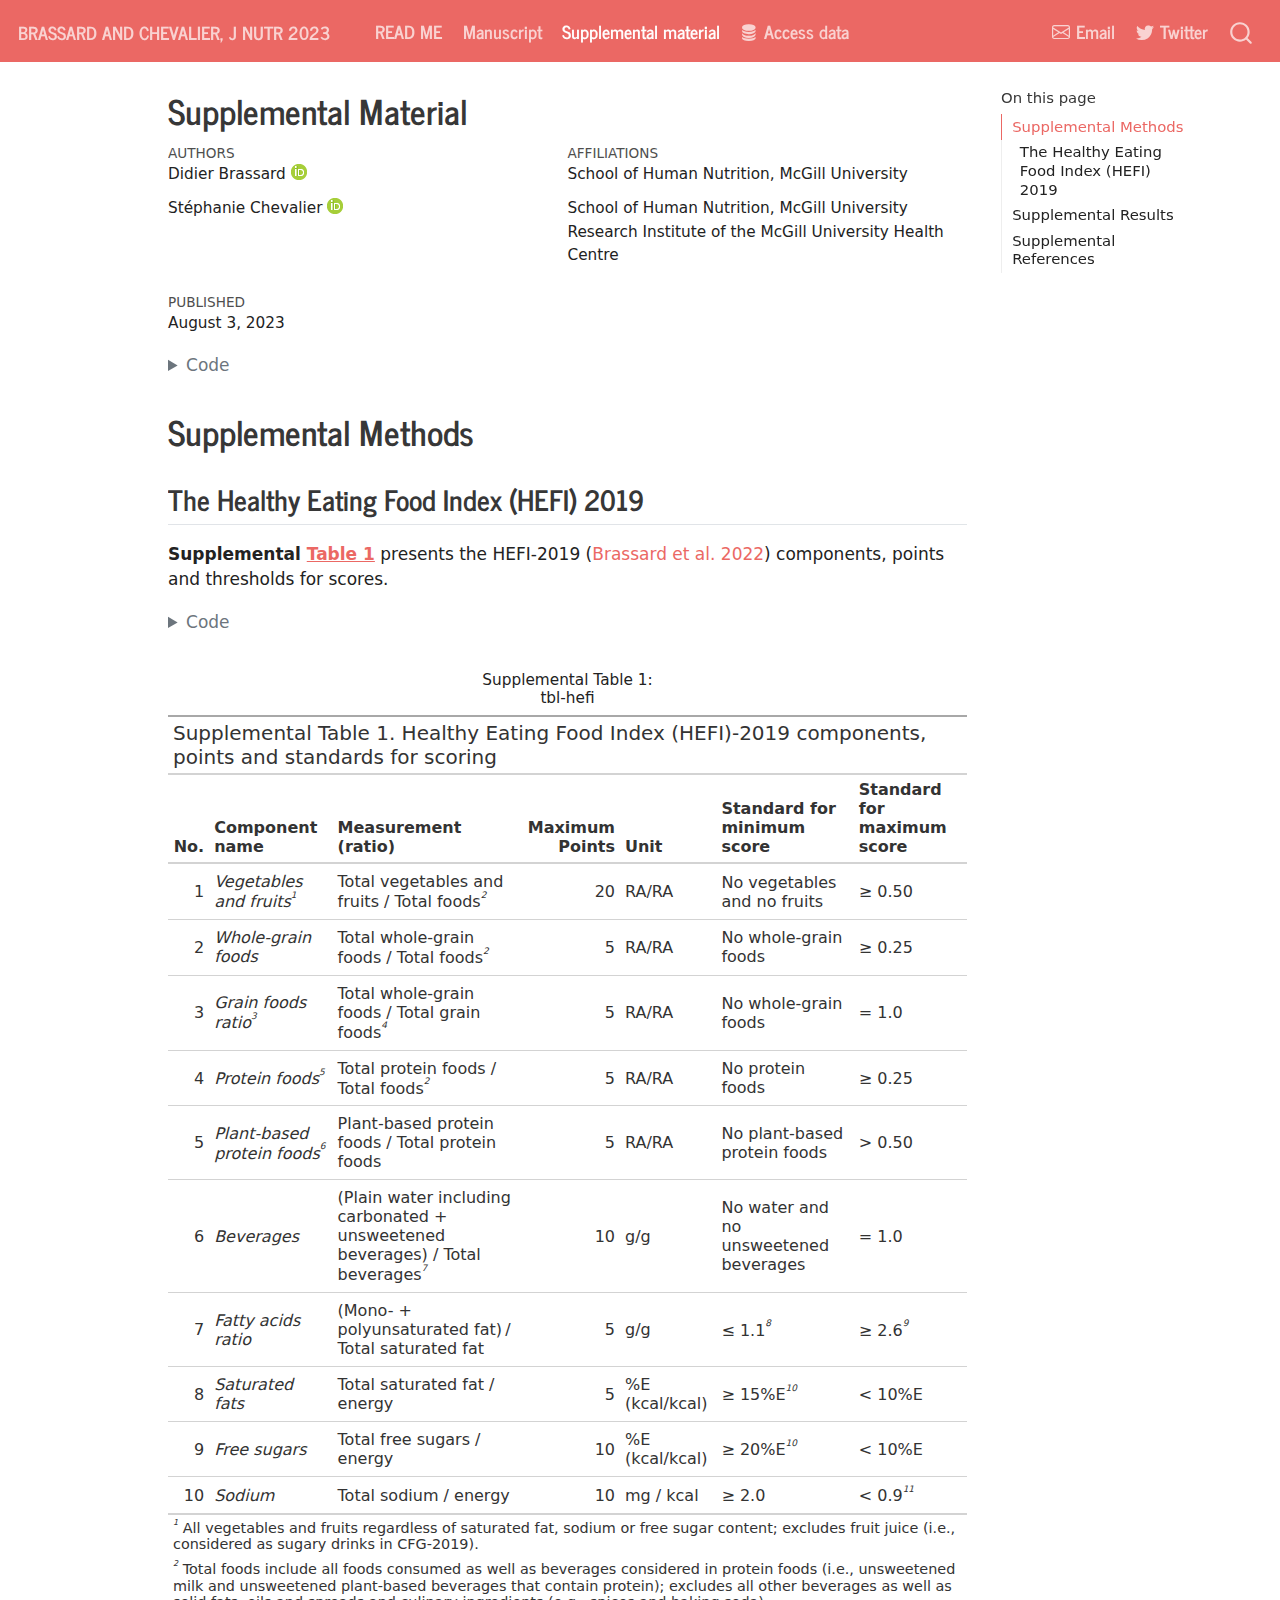
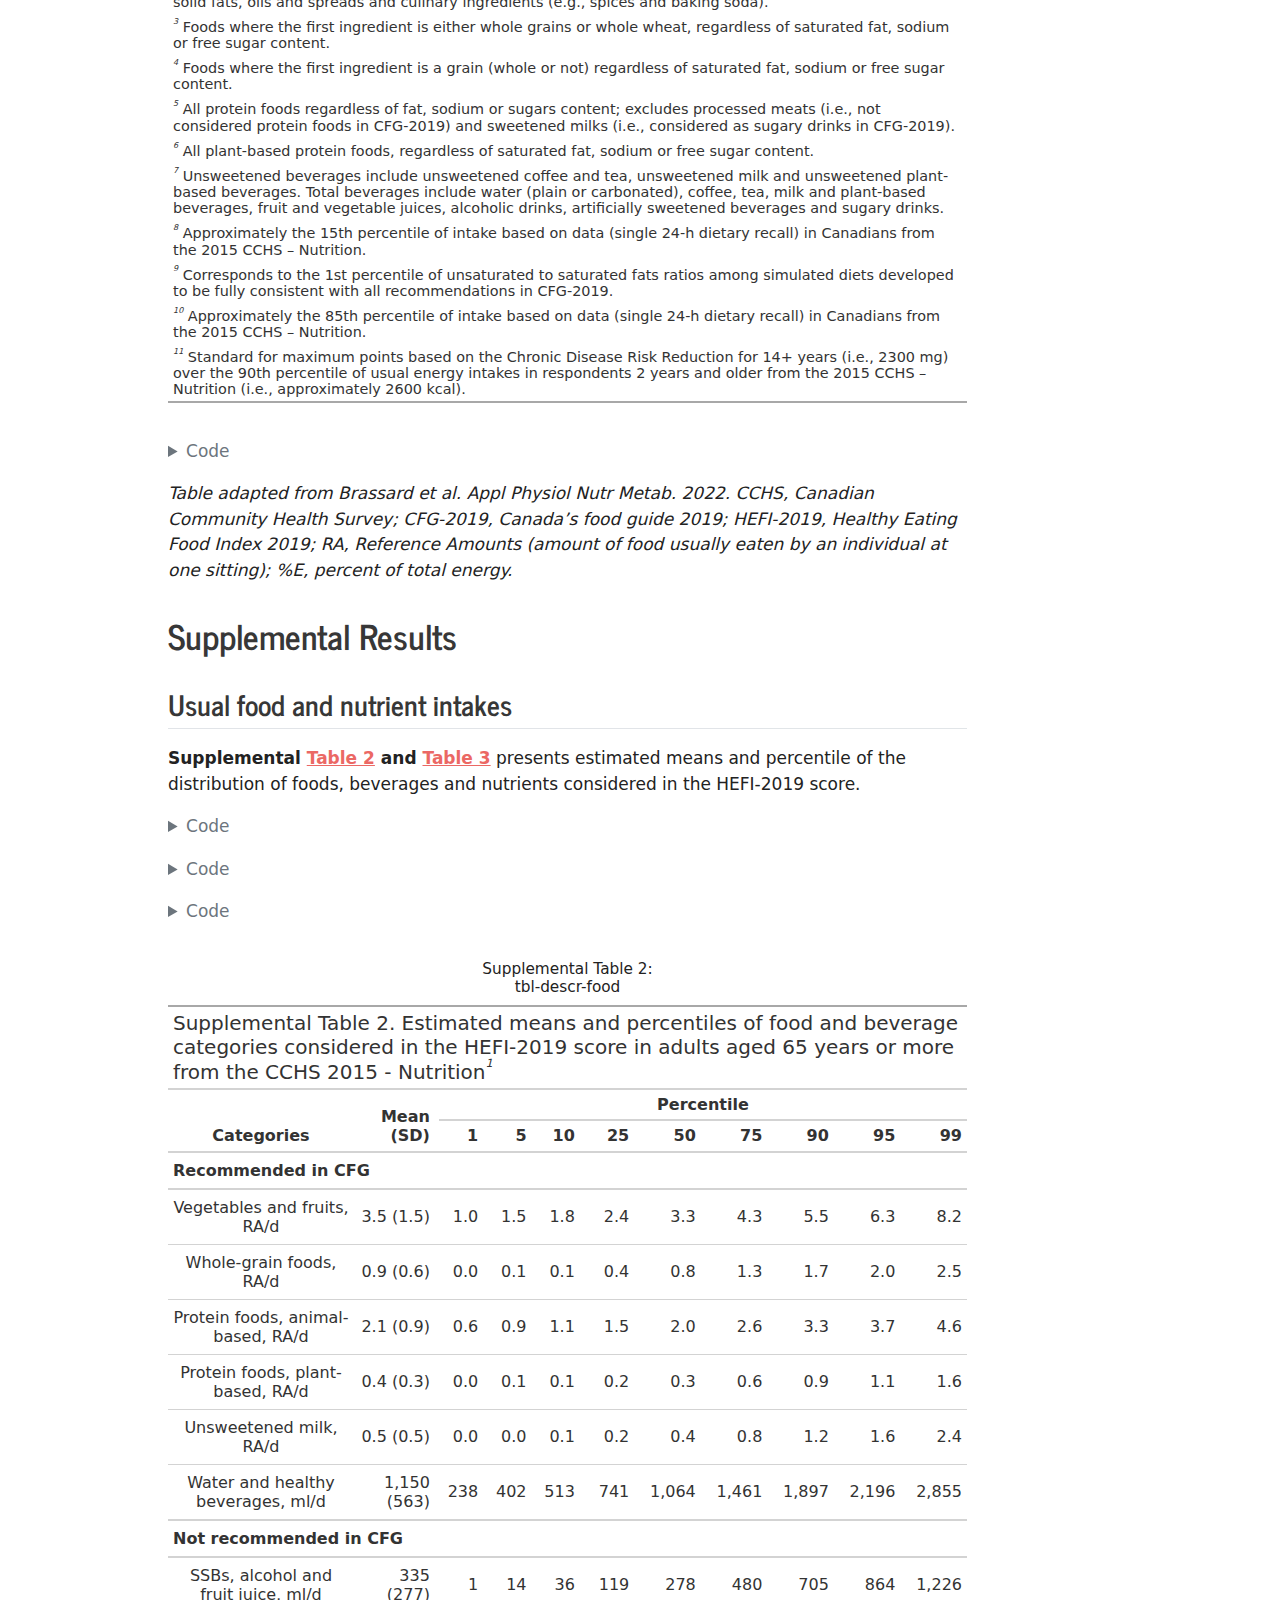
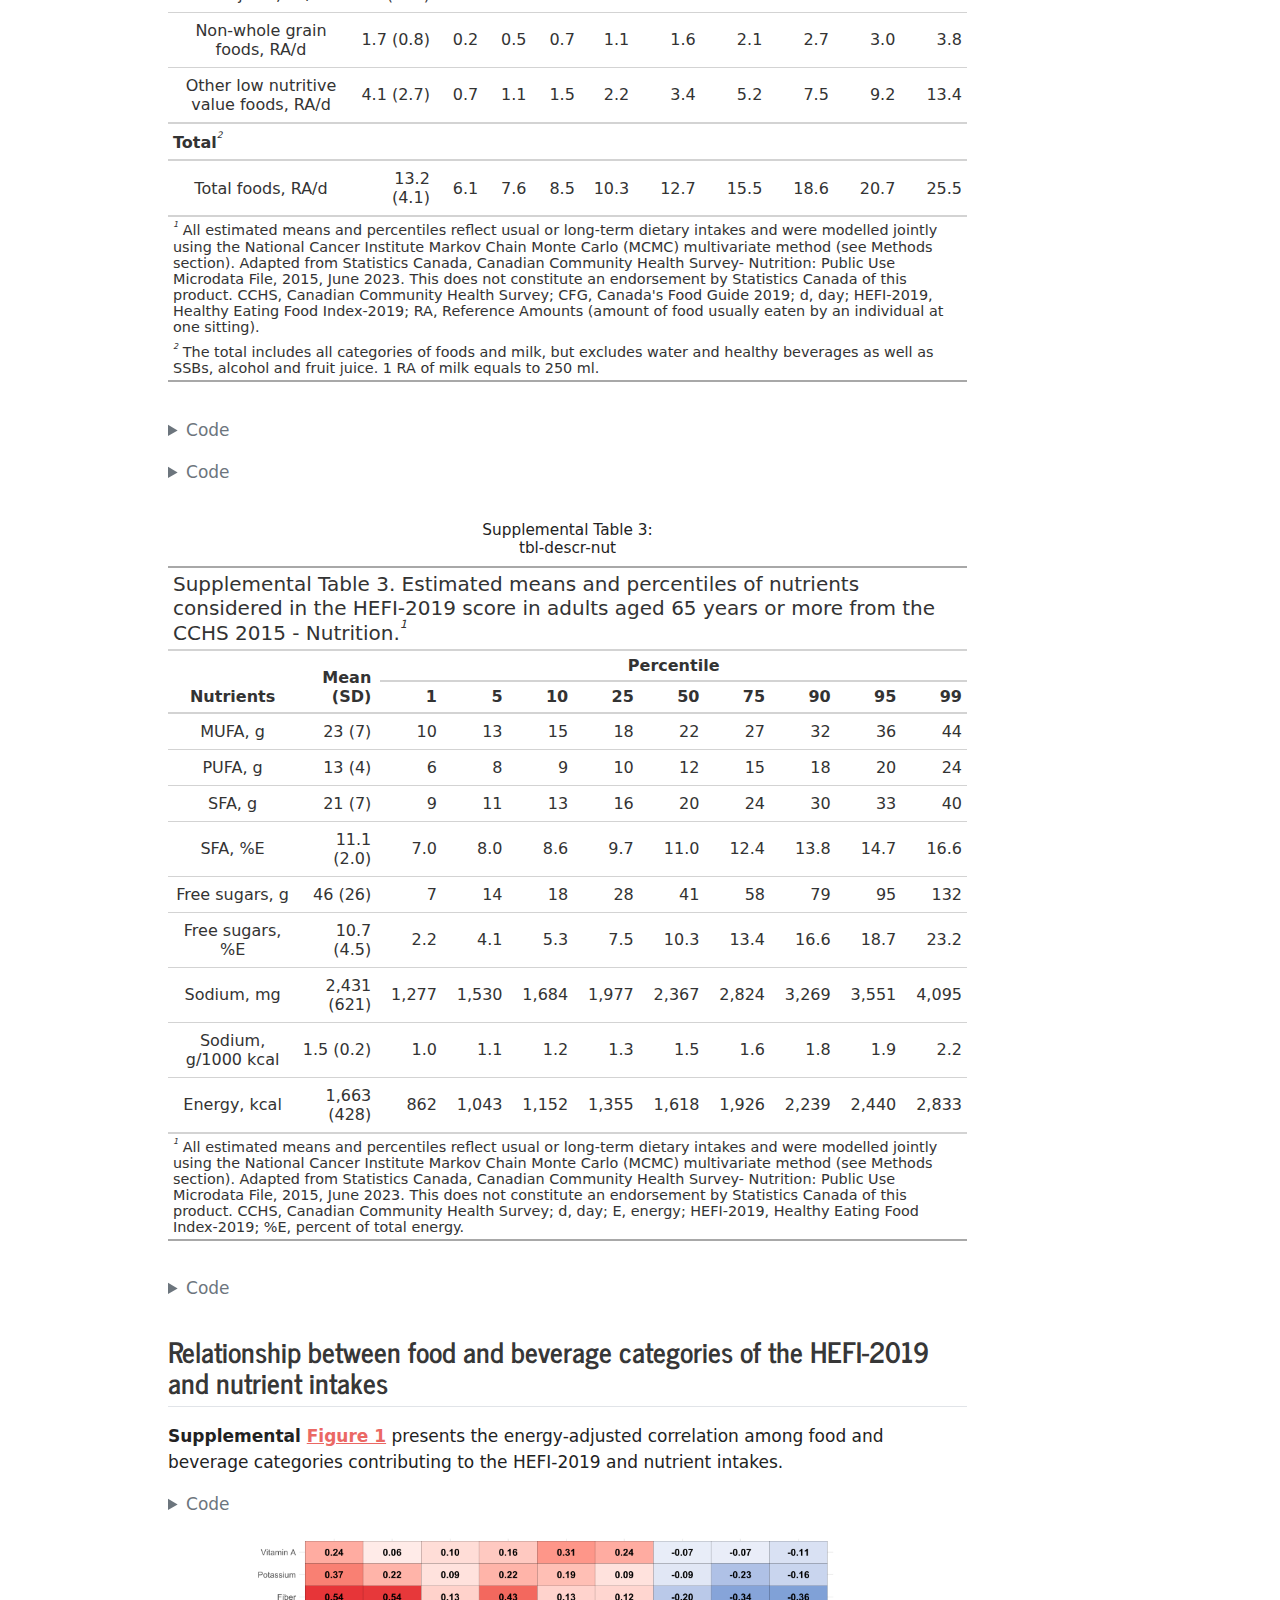
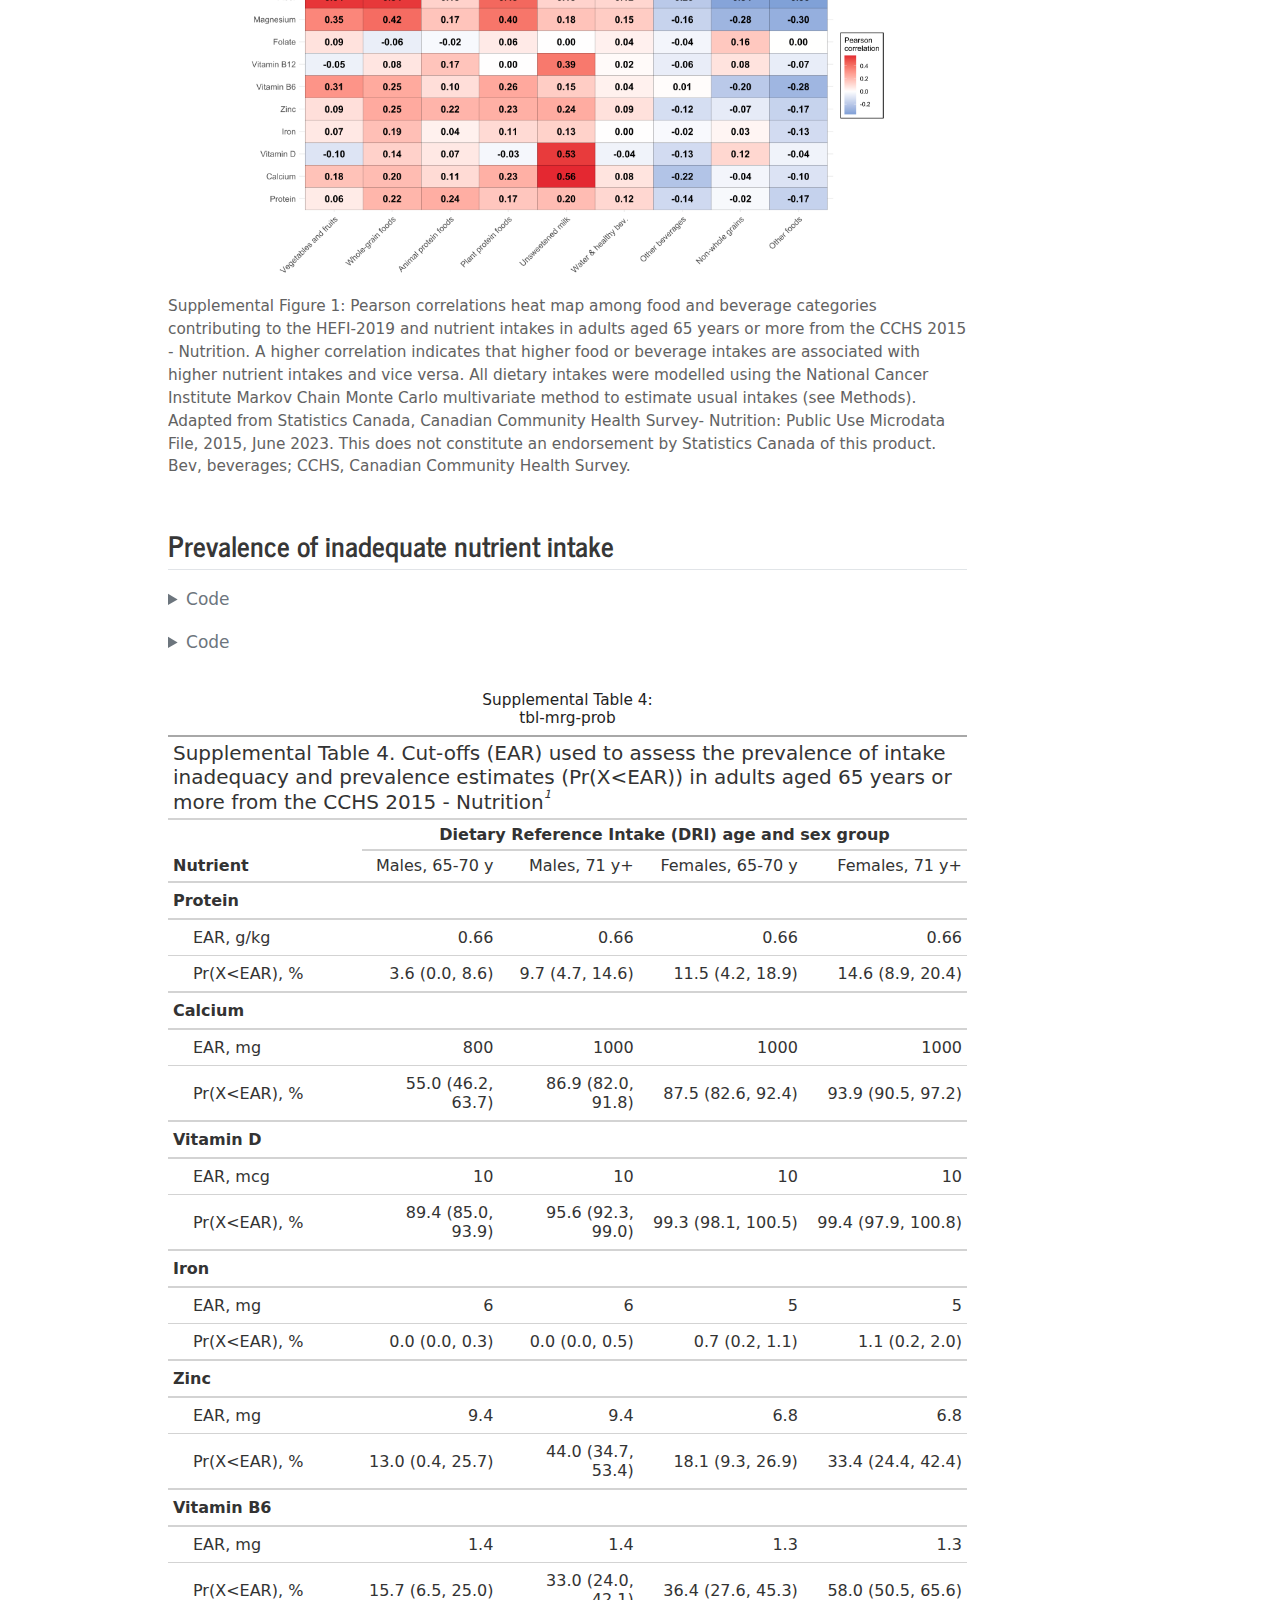
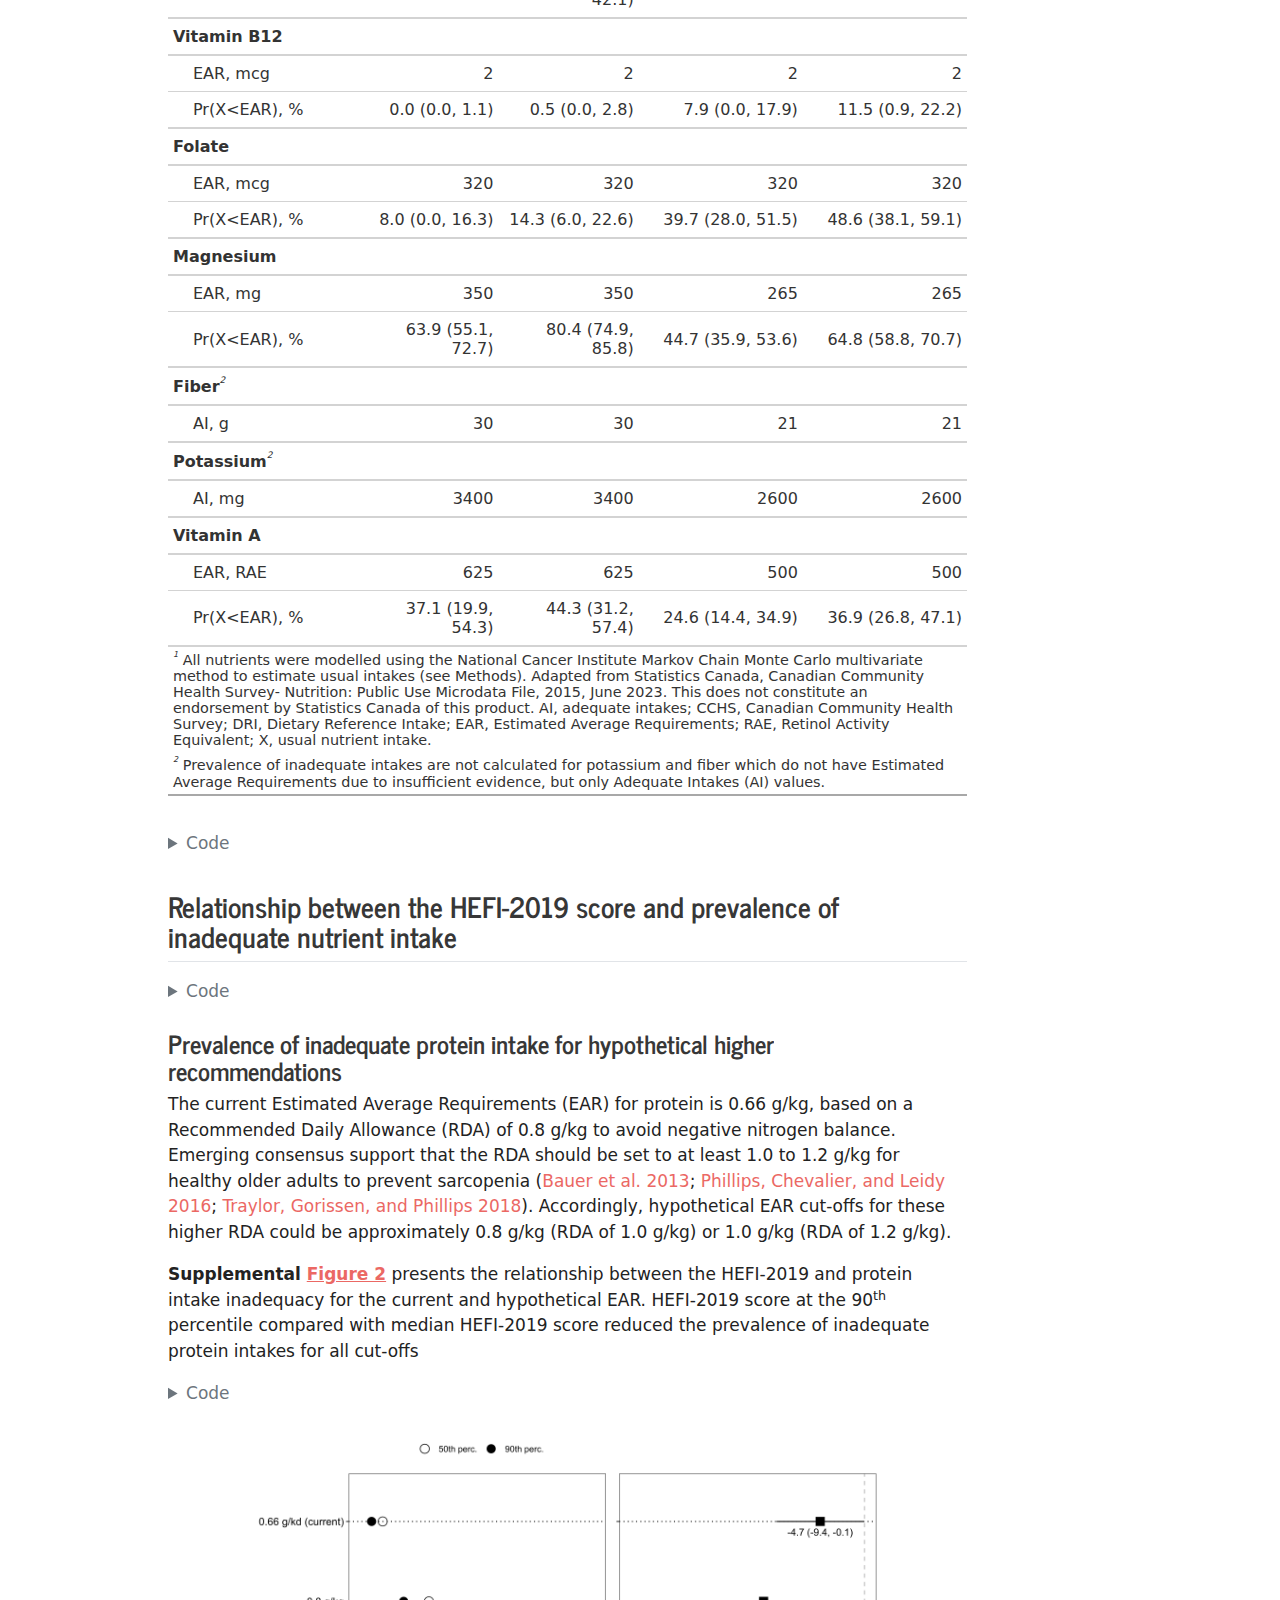
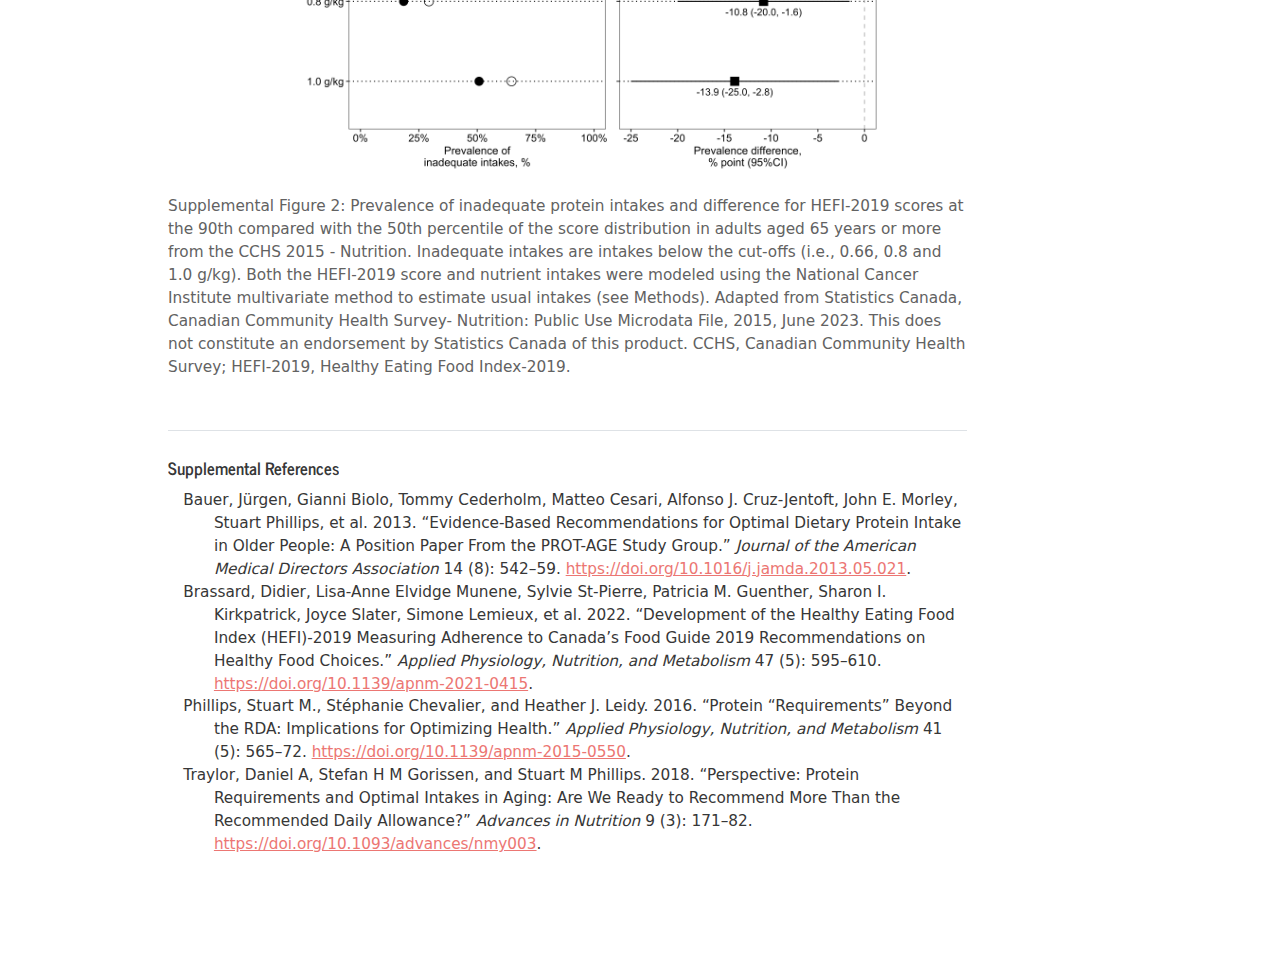
<file: docs/9.2-HEFI19-NUT_OSM.html>
<!DOCTYPE html>
<html xmlns="http://www.w3.org/1999/xhtml" lang="en" xml:lang="en"><head>

<meta charset="utf-8">
<meta name="generator" content="quarto-1.3.296">

<meta name="viewport" content="width=device-width, initial-scale=1.0, user-scalable=yes">

<meta name="author" content="Didier Brassard">
<meta name="author" content="Stéphanie Chevalier">
<meta name="dcterms.date" content="2023-08-03">

<title>Brassard and Chevalier, J Nutr 2023 - Supplemental Material</title>
<style>
code{white-space: pre-wrap;}
span.smallcaps{font-variant: small-caps;}
div.columns{display: flex; gap: min(4vw, 1.5em);}
div.column{flex: auto; overflow-x: auto;}
div.hanging-indent{margin-left: 1.5em; text-indent: -1.5em;}
ul.task-list{list-style: none;}
ul.task-list li input[type="checkbox"] {
  width: 0.8em;
  margin: 0 0.8em 0.2em -1em; /* quarto-specific, see https://github.com/quarto-dev/quarto-cli/issues/4556 */ 
  vertical-align: middle;
}
/* CSS for syntax highlighting */
pre > code.sourceCode { white-space: pre; position: relative; }
pre > code.sourceCode > span { display: inline-block; line-height: 1.25; }
pre > code.sourceCode > span:empty { height: 1.2em; }
.sourceCode { overflow: visible; }
code.sourceCode > span { color: inherit; text-decoration: inherit; }
div.sourceCode { margin: 1em 0; }
pre.sourceCode { margin: 0; }
@media screen {
div.sourceCode { overflow: auto; }
}
@media print {
pre > code.sourceCode { white-space: pre-wrap; }
pre > code.sourceCode > span { text-indent: -5em; padding-left: 5em; }
}
pre.numberSource code
  { counter-reset: source-line 0; }
pre.numberSource code > span
  { position: relative; left: -4em; counter-increment: source-line; }
pre.numberSource code > span > a:first-child::before
  { content: counter(source-line);
    position: relative; left: -1em; text-align: right; vertical-align: baseline;
    border: none; display: inline-block;
    -webkit-touch-callout: none; -webkit-user-select: none;
    -khtml-user-select: none; -moz-user-select: none;
    -ms-user-select: none; user-select: none;
    padding: 0 4px; width: 4em;
  }
pre.numberSource { margin-left: 3em;  padding-left: 4px; }
div.sourceCode
  {   }
@media screen {
pre > code.sourceCode > span > a:first-child::before { text-decoration: underline; }
}
/* CSS for citations */
div.csl-bib-body { }
div.csl-entry {
  clear: both;
}
.hanging-indent div.csl-entry {
  margin-left:2em;
  text-indent:-2em;
}
div.csl-left-margin {
  min-width:2em;
  float:left;
}
div.csl-right-inline {
  margin-left:2em;
  padding-left:1em;
}
div.csl-indent {
  margin-left: 2em;
}</style>


<script src="site_libs/quarto-nav/quarto-nav.js"></script>
<script src="site_libs/quarto-nav/headroom.min.js"></script>
<script src="site_libs/clipboard/clipboard.min.js"></script>
<script src="site_libs/quarto-search/autocomplete.umd.js"></script>
<script src="site_libs/quarto-search/fuse.min.js"></script>
<script src="site_libs/quarto-search/quarto-search.js"></script>
<meta name="quarto:offset" content="./">
<script src="site_libs/quarto-html/quarto.js"></script>
<script src="site_libs/quarto-html/popper.min.js"></script>
<script src="site_libs/quarto-html/tippy.umd.min.js"></script>
<script src="site_libs/quarto-html/anchor.min.js"></script>
<link href="site_libs/quarto-html/tippy.css" rel="stylesheet">
<link href="site_libs/quarto-html/quarto-syntax-highlighting.css" rel="stylesheet" id="quarto-text-highlighting-styles">
<script src="site_libs/bootstrap/bootstrap.min.js"></script>
<link href="site_libs/bootstrap/bootstrap-icons.css" rel="stylesheet">
<link href="site_libs/bootstrap/bootstrap.min.css" rel="stylesheet" id="quarto-bootstrap" data-mode="light">
<script id="quarto-search-options" type="application/json">{
  "location": "navbar",
  "copy-button": false,
  "collapse-after": 3,
  "panel-placement": "end",
  "type": "overlay",
  "limit": 20,
  "language": {
    "search-no-results-text": "No results",
    "search-matching-documents-text": "matching documents",
    "search-copy-link-title": "Copy link to search",
    "search-hide-matches-text": "Hide additional matches",
    "search-more-match-text": "more match in this document",
    "search-more-matches-text": "more matches in this document",
    "search-clear-button-title": "Clear",
    "search-detached-cancel-button-title": "Cancel",
    "search-submit-button-title": "Submit"
  }
}</script>


</head>

<body class="nav-fixed">

<div id="quarto-search-results"></div>
  <header id="quarto-header" class="headroom fixed-top">
    <nav class="navbar navbar-expand-lg navbar-dark ">
      <div class="navbar-container container-fluid">
      <div class="navbar-brand-container">
    <a class="navbar-brand" href="./index.html">
    <span class="navbar-title">Brassard and Chevalier, J Nutr 2023</span>
    </a>
  </div>
            <div id="quarto-search" class="" title="Search"></div>
          <button class="navbar-toggler" type="button" data-bs-toggle="collapse" data-bs-target="#navbarCollapse" aria-controls="navbarCollapse" aria-expanded="false" aria-label="Toggle navigation" onclick="if (window.quartoToggleHeadroom) { window.quartoToggleHeadroom(); }">
  <span class="navbar-toggler-icon"></span>
</button>
          <div class="collapse navbar-collapse" id="navbarCollapse">
            <ul class="navbar-nav navbar-nav-scroll me-auto">
  <li class="nav-item">
    <a class="nav-link" href="https://github.com/didierbrassard/hefi2019_nutrient/blob/main/README.md" rel="" target="">
 <span class="menu-text">READ ME</span></a>
  </li>  
  <li class="nav-item">
    <a class="nav-link" href="./9.1-HEFI19-NUT_ARTICLE.html" rel="" target="">
 <span class="menu-text">Manuscript</span></a>
  </li>  
  <li class="nav-item">
    <a class="nav-link active" href="./9.2-HEFI19-NUT_OSM.html" rel="" target="" aria-current="page">
 <span class="menu-text">Supplemental material</span></a>
  </li>  
  <li class="nav-item">
    <a class="nav-link" href="https://osf.io/6na42/" rel="" target=""><i class="bi bi-database-fill" role="img">
</i> 
 <span class="menu-text">Access data</span></a>
  </li>  
</ul>
            <ul class="navbar-nav navbar-nav-scroll ms-auto">
  <li class="nav-item">
    <a class="nav-link" href="mailto:didier.brassard@mcgill.ca" rel="" target=""><i class="bi bi-envelope" role="img">
</i> 
 <span class="menu-text">Email</span></a>
  </li>  
  <li class="nav-item">
    <a class="nav-link" href="https://twitter.com/didier_dtp" rel="" target=""><i class="bi bi-twitter" role="img">
</i> 
 <span class="menu-text">Twitter</span></a>
  </li>  
</ul>
            <div class="quarto-navbar-tools">
</div>
          </div> <!-- /navcollapse -->
      </div> <!-- /container-fluid -->
    </nav>
</header>
<!-- content -->
<div id="quarto-content" class="quarto-container page-columns page-rows-contents page-layout-article page-navbar">
<!-- sidebar -->
<!-- margin-sidebar -->
    <div id="quarto-margin-sidebar" class="sidebar margin-sidebar">
        <nav id="TOC" role="doc-toc" class="toc-active">
    <h2 id="toc-title">On this page</h2>
   
  <ul>
  <li><a href="#supplemental-methods" id="toc-supplemental-methods" class="nav-link active" data-scroll-target="#supplemental-methods">Supplemental Methods</a>
  <ul class="collapse">
  <li><a href="#the-healthy-eating-food-index-hefi-2019" id="toc-the-healthy-eating-food-index-hefi-2019" class="nav-link" data-scroll-target="#the-healthy-eating-food-index-hefi-2019">The Healthy Eating Food Index (HEFI) 2019</a></li>
  </ul></li>
  <li><a href="#supplemental-results" id="toc-supplemental-results" class="nav-link" data-scroll-target="#supplemental-results">Supplemental Results</a>
  <ul class="collapse">
  <li><a href="#usual-food-and-nutrient-intakes" id="toc-usual-food-and-nutrient-intakes" class="nav-link" data-scroll-target="#usual-food-and-nutrient-intakes">Usual food and nutrient intakes</a></li>
  <li><a href="#relationship-between-food-and-beverage-categories-of-the-hefi-2019-and-nutrient-intakes" id="toc-relationship-between-food-and-beverage-categories-of-the-hefi-2019-and-nutrient-intakes" class="nav-link" data-scroll-target="#relationship-between-food-and-beverage-categories-of-the-hefi-2019-and-nutrient-intakes">Relationship between food and beverage categories of the HEFI-2019 and nutrient intakes</a></li>
  <li><a href="#prevalence-of-inadequate-nutrient-intake" id="toc-prevalence-of-inadequate-nutrient-intake" class="nav-link" data-scroll-target="#prevalence-of-inadequate-nutrient-intake">Prevalence of inadequate nutrient intake</a></li>
  <li><a href="#relationship-between-the-hefi-2019-score-and-prevalence-of-inadequate-nutrient-intake" id="toc-relationship-between-the-hefi-2019-score-and-prevalence-of-inadequate-nutrient-intake" class="nav-link" data-scroll-target="#relationship-between-the-hefi-2019-score-and-prevalence-of-inadequate-nutrient-intake">Relationship between the HEFI-2019 score and prevalence of inadequate nutrient intake</a>
  <ul class="collapse">
  <li><a href="#prevalence-of-inadequate-protein-intake-for-hypothetical-higher-recommendations" id="toc-prevalence-of-inadequate-protein-intake-for-hypothetical-higher-recommendations" class="nav-link" data-scroll-target="#prevalence-of-inadequate-protein-intake-for-hypothetical-higher-recommendations">Prevalence of inadequate protein intake for hypothetical higher recommendations</a></li>
  </ul></li>
  </ul></li>
  <li><a href="#supplemental-references" id="toc-supplemental-references" class="nav-link" data-scroll-target="#supplemental-references">Supplemental References</a></li>
  </ul>
</nav>
    </div>
<!-- main -->
<main class="content" id="quarto-document-content">

<header id="title-block-header" class="quarto-title-block default">
<div class="quarto-title">
<h1 class="title">Supplemental Material</h1>
</div>


<div class="quarto-title-meta-author">
  <div class="quarto-title-meta-heading">Authors</div>
  <div class="quarto-title-meta-heading">Affiliations</div>
  
    <div class="quarto-title-meta-contents">
    <p class="author">Didier Brassard <a href="https://orcid.org/0000-0002-7064-3066" class="quarto-title-author-orcid"> <img src="[data-uri]"></a></p>
  </div>
    <div class="quarto-title-meta-contents">
        <p class="affiliation">
            School of Human Nutrition, McGill University
          </p>
      </div>
      <div class="quarto-title-meta-contents">
    <p class="author">Stéphanie Chevalier <a href="https://orcid.org/0000-0002-8497-1570" class="quarto-title-author-orcid"> <img src="[data-uri]"></a></p>
  </div>
    <div class="quarto-title-meta-contents">
        <p class="affiliation">
            School of Human Nutrition, McGill University
          </p>
        <p class="affiliation">
            Research Institute of the McGill University Health Centre
          </p>
      </div>
    </div>

<div class="quarto-title-meta">

      
    <div>
    <div class="quarto-title-meta-heading">Published</div>
    <div class="quarto-title-meta-contents">
      <p class="date">August 3, 2023</p>
    </div>
  </div>
  
    
  </div>
  

</header>

<div class="cell">
<details>
<summary>Code</summary>
<div class="sourceCode cell-code" id="cb1"><pre class="sourceCode r code-with-copy"><code class="sourceCode r"><span id="cb1-1"><a href="#cb1-1" aria-hidden="true" tabindex="-1"></a><span class="do">## Is the output for MS word?</span></span>
<span id="cb1-2"><a href="#cb1-2" aria-hidden="true" tabindex="-1"></a>OUTPUT_WORD <span class="ot">&lt;-</span> <span class="st">"N"</span></span>
<span id="cb1-3"><a href="#cb1-3" aria-hidden="true" tabindex="-1"></a></span>
<span id="cb1-4"><a href="#cb1-4" aria-hidden="true" tabindex="-1"></a><span class="co"># ********************************************** #</span></span>
<span id="cb1-5"><a href="#cb1-5" aria-hidden="true" tabindex="-1"></a><span class="co">#                Markdown set-up                 #</span></span>
<span id="cb1-6"><a href="#cb1-6" aria-hidden="true" tabindex="-1"></a><span class="co"># ********************************************** #</span></span>
<span id="cb1-7"><a href="#cb1-7" aria-hidden="true" tabindex="-1"></a></span>
<span id="cb1-8"><a href="#cb1-8" aria-hidden="true" tabindex="-1"></a>knitr<span class="sc">::</span>opts_chunk<span class="sc">$</span><span class="fu">set</span>(<span class="at">echo =</span> <span class="cn">TRUE</span>,</span>
<span id="cb1-9"><a href="#cb1-9" aria-hidden="true" tabindex="-1"></a>                      <span class="at">message =</span> <span class="cn">FALSE</span>,</span>
<span id="cb1-10"><a href="#cb1-10" aria-hidden="true" tabindex="-1"></a>                      <span class="at">warning =</span> <span class="cn">FALSE</span>,</span>
<span id="cb1-11"><a href="#cb1-11" aria-hidden="true" tabindex="-1"></a>                      <span class="at">dpi =</span> <span class="dv">300</span>,</span>
<span id="cb1-12"><a href="#cb1-12" aria-hidden="true" tabindex="-1"></a>                      <span class="at">out.width =</span> <span class="st">"80%"</span>,</span>
<span id="cb1-13"><a href="#cb1-13" aria-hidden="true" tabindex="-1"></a>                      <span class="at">fig.env =</span> <span class="st">"figure"</span>,</span>
<span id="cb1-14"><a href="#cb1-14" aria-hidden="true" tabindex="-1"></a>                      <span class="at">fig.align =</span> <span class="st">"center"</span></span>
<span id="cb1-15"><a href="#cb1-15" aria-hidden="true" tabindex="-1"></a>                      )</span>
<span id="cb1-16"><a href="#cb1-16" aria-hidden="true" tabindex="-1"></a></span>
<span id="cb1-17"><a href="#cb1-17" aria-hidden="true" tabindex="-1"></a><span class="do">## suppress scientific notation</span></span>
<span id="cb1-18"><a href="#cb1-18" aria-hidden="true" tabindex="-1"></a><span class="fu">options</span>(<span class="at">scipen =</span> <span class="dv">9999</span>)</span>
<span id="cb1-19"><a href="#cb1-19" aria-hidden="true" tabindex="-1"></a></span>
<span id="cb1-20"><a href="#cb1-20" aria-hidden="true" tabindex="-1"></a><span class="do">## file path </span></span>
<span id="cb1-21"><a href="#cb1-21" aria-hidden="true" tabindex="-1"></a>path <span class="ot">&lt;-</span> here<span class="sc">::</span><span class="fu">here</span>()</span>
<span id="cb1-22"><a href="#cb1-22" aria-hidden="true" tabindex="-1"></a></span>
<span id="cb1-23"><a href="#cb1-23" aria-hidden="true" tabindex="-1"></a><span class="co"># ********************************************** #</span></span>
<span id="cb1-24"><a href="#cb1-24" aria-hidden="true" tabindex="-1"></a><span class="co">#              Relative file paths               #</span></span>
<span id="cb1-25"><a href="#cb1-25" aria-hidden="true" tabindex="-1"></a><span class="co"># ********************************************** #</span></span>
<span id="cb1-26"><a href="#cb1-26" aria-hidden="true" tabindex="-1"></a></span>
<span id="cb1-27"><a href="#cb1-27" aria-hidden="true" tabindex="-1"></a><span class="co"># create directory to save figures/table/data, if needed</span></span>
<span id="cb1-28"><a href="#cb1-28" aria-hidden="true" tabindex="-1"></a><span class="cf">if</span>(<span class="fu">dir.exists</span>(here<span class="sc">::</span><span class="fu">here</span>(<span class="st">"Manuscript"</span>))<span class="sc">==</span><span class="cn">FALSE</span>){</span>
<span id="cb1-29"><a href="#cb1-29" aria-hidden="true" tabindex="-1"></a>  <span class="fu">dir.create</span>(here<span class="sc">::</span><span class="fu">here</span>(<span class="st">"Manuscript"</span>))</span>
<span id="cb1-30"><a href="#cb1-30" aria-hidden="true" tabindex="-1"></a>}</span>
<span id="cb1-31"><a href="#cb1-31" aria-hidden="true" tabindex="-1"></a><span class="cf">if</span>(<span class="fu">dir.exists</span>(here<span class="sc">::</span><span class="fu">here</span>(<span class="st">"Data"</span>, <span class="st">"Results"</span>))<span class="sc">==</span><span class="cn">FALSE</span>){</span>
<span id="cb1-32"><a href="#cb1-32" aria-hidden="true" tabindex="-1"></a>  <span class="fu">dir.create</span>(here<span class="sc">::</span><span class="fu">here</span>(<span class="st">"Data"</span>, <span class="st">"Results"</span>))</span>
<span id="cb1-33"><a href="#cb1-33" aria-hidden="true" tabindex="-1"></a>}</span>
<span id="cb1-34"><a href="#cb1-34" aria-hidden="true" tabindex="-1"></a></span>
<span id="cb1-35"><a href="#cb1-35" aria-hidden="true" tabindex="-1"></a>suppl_dir <span class="ot">&lt;-</span> here<span class="sc">::</span><span class="fu">here</span>(<span class="st">"Manuscript"</span>)</span>
<span id="cb1-36"><a href="#cb1-36" aria-hidden="true" tabindex="-1"></a>res_dir <span class="ot">&lt;-</span> here<span class="sc">::</span><span class="fu">here</span>(<span class="st">"Data"</span>,<span class="st">"Results"</span>)</span>
<span id="cb1-37"><a href="#cb1-37" aria-hidden="true" tabindex="-1"></a></span>
<span id="cb1-38"><a href="#cb1-38" aria-hidden="true" tabindex="-1"></a></span>
<span id="cb1-39"><a href="#cb1-39" aria-hidden="true" tabindex="-1"></a><span class="co"># *********************************************** #</span></span>
<span id="cb1-40"><a href="#cb1-40" aria-hidden="true" tabindex="-1"></a><span class="co">#                   Packages                      #</span></span>
<span id="cb1-41"><a href="#cb1-41" aria-hidden="true" tabindex="-1"></a><span class="co"># *********************************************** #</span></span>
<span id="cb1-42"><a href="#cb1-42" aria-hidden="true" tabindex="-1"></a></span>
<span id="cb1-43"><a href="#cb1-43" aria-hidden="true" tabindex="-1"></a><span class="do">## data management</span></span>
<span id="cb1-44"><a href="#cb1-44" aria-hidden="true" tabindex="-1"></a><span class="fu">library</span>(haven)</span>
<span id="cb1-45"><a href="#cb1-45" aria-hidden="true" tabindex="-1"></a><span class="fu">library</span>(tidyverse)</span>
<span id="cb1-46"><a href="#cb1-46" aria-hidden="true" tabindex="-1"></a></span>
<span id="cb1-47"><a href="#cb1-47" aria-hidden="true" tabindex="-1"></a><span class="do">## results presentation</span></span>
<span id="cb1-48"><a href="#cb1-48" aria-hidden="true" tabindex="-1"></a><span class="fu">library</span>(ggplot2)</span>
<span id="cb1-49"><a href="#cb1-49" aria-hidden="true" tabindex="-1"></a><span class="fu">library</span>(patchwork)</span>
<span id="cb1-50"><a href="#cb1-50" aria-hidden="true" tabindex="-1"></a><span class="fu">library</span>(gt)</span>
<span id="cb1-51"><a href="#cb1-51" aria-hidden="true" tabindex="-1"></a><span class="fu">library</span>(tinytex)</span>
<span id="cb1-52"><a href="#cb1-52" aria-hidden="true" tabindex="-1"></a><span class="fu">library</span>(MetBrewer)</span>
<span id="cb1-53"><a href="#cb1-53" aria-hidden="true" tabindex="-1"></a></span>
<span id="cb1-54"><a href="#cb1-54" aria-hidden="true" tabindex="-1"></a><span class="do">## saving gt object vs. printing directly</span></span>
<span id="cb1-55"><a href="#cb1-55" aria-hidden="true" tabindex="-1"></a>  gtsave_select <span class="ot">&lt;-</span> <span class="cf">function</span>(object,label,docx){</span>
<span id="cb1-56"><a href="#cb1-56" aria-hidden="true" tabindex="-1"></a><span class="cf">if</span>(docx <span class="sc">==</span> <span class="st">"Y"</span>){</span>
<span id="cb1-57"><a href="#cb1-57" aria-hidden="true" tabindex="-1"></a>  <span class="co"># save as docx</span></span>
<span id="cb1-58"><a href="#cb1-58" aria-hidden="true" tabindex="-1"></a> object <span class="sc">|&gt;</span></span>
<span id="cb1-59"><a href="#cb1-59" aria-hidden="true" tabindex="-1"></a>    gt<span class="sc">::</span><span class="fu">gtsave</span>(here<span class="sc">::</span><span class="fu">here</span>(suppl_dir,<span class="fu">paste0</span>(label,<span class="st">".docx"</span>)))</span>
<span id="cb1-60"><a href="#cb1-60" aria-hidden="true" tabindex="-1"></a>} <span class="cf">else</span> {</span>
<span id="cb1-61"><a href="#cb1-61" aria-hidden="true" tabindex="-1"></a>  <span class="co"># print gt object directly</span></span>
<span id="cb1-62"><a href="#cb1-62" aria-hidden="true" tabindex="-1"></a>  object</span>
<span id="cb1-63"><a href="#cb1-63" aria-hidden="true" tabindex="-1"></a>}</span>
<span id="cb1-64"><a href="#cb1-64" aria-hidden="true" tabindex="-1"></a>  </span>
<span id="cb1-65"><a href="#cb1-65" aria-hidden="true" tabindex="-1"></a>}</span>
<span id="cb1-66"><a href="#cb1-66" aria-hidden="true" tabindex="-1"></a></span>
<span id="cb1-67"><a href="#cb1-67" aria-hidden="true" tabindex="-1"></a><span class="co"># *********************************************** #</span></span>
<span id="cb1-68"><a href="#cb1-68" aria-hidden="true" tabindex="-1"></a><span class="co">#                Common labels                    #</span></span>
<span id="cb1-69"><a href="#cb1-69" aria-hidden="true" tabindex="-1"></a><span class="co"># *********************************************** #</span></span>
<span id="cb1-70"><a href="#cb1-70" aria-hidden="true" tabindex="-1"></a></span>
<span id="cb1-71"><a href="#cb1-71" aria-hidden="true" tabindex="-1"></a><span class="do">### DRI groups</span></span>
<span id="cb1-72"><a href="#cb1-72" aria-hidden="true" tabindex="-1"></a>drig_list <span class="ot">&lt;-</span> </span>
<span id="cb1-73"><a href="#cb1-73" aria-hidden="true" tabindex="-1"></a>  <span class="fu">c</span>(<span class="dv">0</span>,<span class="dv">12</span>,<span class="dv">13</span>,<span class="dv">14</span>,<span class="dv">15</span>)</span>
<span id="cb1-74"><a href="#cb1-74" aria-hidden="true" tabindex="-1"></a></span>
<span id="cb1-75"><a href="#cb1-75" aria-hidden="true" tabindex="-1"></a>drig_label <span class="ot">&lt;-</span> </span>
<span id="cb1-76"><a href="#cb1-76" aria-hidden="true" tabindex="-1"></a>  <span class="fu">c</span>(<span class="st">'Adults 65y+'</span>,</span>
<span id="cb1-77"><a href="#cb1-77" aria-hidden="true" tabindex="-1"></a>  <span class="st">'Males, 65 to 70 y'</span>,</span>
<span id="cb1-78"><a href="#cb1-78" aria-hidden="true" tabindex="-1"></a>  <span class="st">'Females, 65 to 70 y'</span>,</span>
<span id="cb1-79"><a href="#cb1-79" aria-hidden="true" tabindex="-1"></a>  <span class="st">'Males, 71 y+'</span>,</span>
<span id="cb1-80"><a href="#cb1-80" aria-hidden="true" tabindex="-1"></a>  <span class="st">'Females, 71 y+'</span>)</span>
<span id="cb1-81"><a href="#cb1-81" aria-hidden="true" tabindex="-1"></a></span>
<span id="cb1-82"><a href="#cb1-82" aria-hidden="true" tabindex="-1"></a>drig_plotlabel <span class="ot">&lt;-</span> </span>
<span id="cb1-83"><a href="#cb1-83" aria-hidden="true" tabindex="-1"></a>  <span class="fu">c</span>(<span class="st">'12'</span><span class="ot">=</span><span class="st">'Males, 65 to 70 years'</span>,</span>
<span id="cb1-84"><a href="#cb1-84" aria-hidden="true" tabindex="-1"></a><span class="st">'13'</span><span class="ot">=</span><span class="st">'Females, 65 to 70 years'</span>,</span>
<span id="cb1-85"><a href="#cb1-85" aria-hidden="true" tabindex="-1"></a><span class="st">'14'</span><span class="ot">=</span><span class="st">'Males, 71 or older'</span>,</span>
<span id="cb1-86"><a href="#cb1-86" aria-hidden="true" tabindex="-1"></a><span class="st">'15'</span><span class="ot">=</span><span class="st">'Females, 71 or older'</span>)</span>
<span id="cb1-87"><a href="#cb1-87" aria-hidden="true" tabindex="-1"></a></span>
<span id="cb1-88"><a href="#cb1-88" aria-hidden="true" tabindex="-1"></a><span class="do">### Nutrient variable names</span></span>
<span id="cb1-89"><a href="#cb1-89" aria-hidden="true" tabindex="-1"></a>varname_list <span class="ot">&lt;-</span> </span>
<span id="cb1-90"><a href="#cb1-90" aria-hidden="true" tabindex="-1"></a>  <span class="fu">c</span>(<span class="st">'pro'</span>,</span>
<span id="cb1-91"><a href="#cb1-91" aria-hidden="true" tabindex="-1"></a>    <span class="st">'pro_kg'</span>,</span>
<span id="cb1-92"><a href="#cb1-92" aria-hidden="true" tabindex="-1"></a>    <span class="st">'calcium'</span>,</span>
<span id="cb1-93"><a href="#cb1-93" aria-hidden="true" tabindex="-1"></a>    <span class="st">'vit_d'</span>,</span>
<span id="cb1-94"><a href="#cb1-94" aria-hidden="true" tabindex="-1"></a>    <span class="st">'iron'</span>,</span>
<span id="cb1-95"><a href="#cb1-95" aria-hidden="true" tabindex="-1"></a>    <span class="st">'zinc'</span>,</span>
<span id="cb1-96"><a href="#cb1-96" aria-hidden="true" tabindex="-1"></a>    <span class="st">'vit_b6'</span>,</span>
<span id="cb1-97"><a href="#cb1-97" aria-hidden="true" tabindex="-1"></a>    <span class="st">'vit_b12'</span>,</span>
<span id="cb1-98"><a href="#cb1-98" aria-hidden="true" tabindex="-1"></a>    <span class="st">'dfe'</span>,</span>
<span id="cb1-99"><a href="#cb1-99" aria-hidden="true" tabindex="-1"></a>    <span class="st">'mg'</span>,</span>
<span id="cb1-100"><a href="#cb1-100" aria-hidden="true" tabindex="-1"></a>    <span class="st">'pota'</span>,</span>
<span id="cb1-101"><a href="#cb1-101" aria-hidden="true" tabindex="-1"></a>    <span class="st">'fibers'</span>,</span>
<span id="cb1-102"><a href="#cb1-102" aria-hidden="true" tabindex="-1"></a>    <span class="st">'rae'</span>)</span>
<span id="cb1-103"><a href="#cb1-103" aria-hidden="true" tabindex="-1"></a></span>
<span id="cb1-104"><a href="#cb1-104" aria-hidden="true" tabindex="-1"></a>varlabeltidy_list <span class="ot">&lt;-</span> </span>
<span id="cb1-105"><a href="#cb1-105" aria-hidden="true" tabindex="-1"></a>  <span class="fu">c</span>( <span class="at">pro=</span><span class="st">'Protein'</span>, </span>
<span id="cb1-106"><a href="#cb1-106" aria-hidden="true" tabindex="-1"></a>    <span class="at">pro_kg=</span><span class="st">'Protein'</span>, </span>
<span id="cb1-107"><a href="#cb1-107" aria-hidden="true" tabindex="-1"></a>    <span class="at">calcium=</span><span class="st">'Calcium'</span>, </span>
<span id="cb1-108"><a href="#cb1-108" aria-hidden="true" tabindex="-1"></a>    <span class="at">vit_d=</span><span class="st">'Vitamin D'</span>, </span>
<span id="cb1-109"><a href="#cb1-109" aria-hidden="true" tabindex="-1"></a>    <span class="at">iron=</span><span class="st">'Iron'</span>, </span>
<span id="cb1-110"><a href="#cb1-110" aria-hidden="true" tabindex="-1"></a>    <span class="at">zinc=</span><span class="st">'Zinc'</span>, </span>
<span id="cb1-111"><a href="#cb1-111" aria-hidden="true" tabindex="-1"></a>    <span class="at">vit_b6=</span><span class="st">'Vitamin B6'</span>, </span>
<span id="cb1-112"><a href="#cb1-112" aria-hidden="true" tabindex="-1"></a>    <span class="at">vit_b12=</span><span class="st">'Vitamin B12'</span>, </span>
<span id="cb1-113"><a href="#cb1-113" aria-hidden="true" tabindex="-1"></a>    <span class="co">#dfe='Dietary folate equivalent', </span></span>
<span id="cb1-114"><a href="#cb1-114" aria-hidden="true" tabindex="-1"></a>    <span class="at">dfe=</span><span class="st">'Folate'</span>,</span>
<span id="cb1-115"><a href="#cb1-115" aria-hidden="true" tabindex="-1"></a>    <span class="at">mg=</span><span class="st">'Magnesium'</span>, </span>
<span id="cb1-116"><a href="#cb1-116" aria-hidden="true" tabindex="-1"></a>    <span class="at">pota=</span><span class="st">'Potassium'</span>, </span>
<span id="cb1-117"><a href="#cb1-117" aria-hidden="true" tabindex="-1"></a>    <span class="at">fibers=</span><span class="st">'Fiber'</span>,</span>
<span id="cb1-118"><a href="#cb1-118" aria-hidden="true" tabindex="-1"></a>    <span class="at">rae=</span><span class="st">'Vitamin A'</span></span>
<span id="cb1-119"><a href="#cb1-119" aria-hidden="true" tabindex="-1"></a>  )</span>
<span id="cb1-120"><a href="#cb1-120" aria-hidden="true" tabindex="-1"></a>  </span>
<span id="cb1-121"><a href="#cb1-121" aria-hidden="true" tabindex="-1"></a><span class="co"># ********************************************** #</span></span>
<span id="cb1-122"><a href="#cb1-122" aria-hidden="true" tabindex="-1"></a><span class="co">#                   Functions                    #</span></span>
<span id="cb1-123"><a href="#cb1-123" aria-hidden="true" tabindex="-1"></a><span class="co"># ********************************************** #</span></span>
<span id="cb1-124"><a href="#cb1-124" aria-hidden="true" tabindex="-1"></a></span>
<span id="cb1-125"><a href="#cb1-125" aria-hidden="true" tabindex="-1"></a><span class="co"># &lt;tolower1&gt;: lower case,but only for first letter (works for 1 word)</span></span>
<span id="cb1-126"><a href="#cb1-126" aria-hidden="true" tabindex="-1"></a>  tolower1 <span class="ot">&lt;-</span> <span class="cf">function</span>(x) {</span>
<span id="cb1-127"><a href="#cb1-127" aria-hidden="true" tabindex="-1"></a>    <span class="fu">substr</span>(x, <span class="dv">1</span>, <span class="dv">1</span>) <span class="ot">&lt;-</span> <span class="fu">tolower</span>(<span class="fu">substr</span>(x, <span class="dv">1</span>, <span class="dv">1</span>))</span>
<span id="cb1-128"><a href="#cb1-128" aria-hidden="true" tabindex="-1"></a>    <span class="fu">return</span>(x) </span>
<span id="cb1-129"><a href="#cb1-129" aria-hidden="true" tabindex="-1"></a>  }</span>
<span id="cb1-130"><a href="#cb1-130" aria-hidden="true" tabindex="-1"></a></span>
<span id="cb1-131"><a href="#cb1-131" aria-hidden="true" tabindex="-1"></a><span class="co"># &lt;makeEstimateSD&gt; to format mean (SD) (within mutate step for example)</span></span>
<span id="cb1-132"><a href="#cb1-132" aria-hidden="true" tabindex="-1"></a>makeEstimateSD <span class="ot">&lt;-</span> <span class="cf">function</span>(est,var,<span class="at">rounding=</span><span class="fl">0.1</span>){</span>
<span id="cb1-133"><a href="#cb1-133" aria-hidden="true" tabindex="-1"></a>  <span class="fu">paste0</span>( scales<span class="sc">::</span><span class="fu">number</span>(est,<span class="at">accuracy =</span> rounding,<span class="at">big.mark=</span><span class="st">","</span>),<span class="st">" ("</span>,scales<span class="sc">::</span><span class="fu">number</span>(var,<span class="at">accuracy =</span> rounding,<span class="at">big.mark=</span><span class="st">","</span>,),<span class="st">")"</span>)</span>
<span id="cb1-134"><a href="#cb1-134" aria-hidden="true" tabindex="-1"></a>}</span>
<span id="cb1-135"><a href="#cb1-135" aria-hidden="true" tabindex="-1"></a></span>
<span id="cb1-136"><a href="#cb1-136" aria-hidden="true" tabindex="-1"></a><span class="co"># &lt;makeEstimateCI&gt; to format Estimate (95%CI) (within mutate step for example)</span></span>
<span id="cb1-137"><a href="#cb1-137" aria-hidden="true" tabindex="-1"></a>makeEstimateCI <span class="ot">&lt;-</span> <span class="cf">function</span>(est,lcl,ucl,<span class="at">sep=</span><span class="st">" to "</span>,<span class="at">numsep=</span><span class="st">","</span>,<span class="at">rounding=</span><span class="fl">0.1</span>){</span>
<span id="cb1-138"><a href="#cb1-138" aria-hidden="true" tabindex="-1"></a><span class="fu">paste0</span>( scales<span class="sc">::</span><span class="fu">number</span>(est,<span class="at">accuracy =</span> rounding,<span class="at">big.mark=</span>numsep),</span>
<span id="cb1-139"><a href="#cb1-139" aria-hidden="true" tabindex="-1"></a>        <span class="st">" ("</span>,scales<span class="sc">::</span><span class="fu">number</span>(lcl,<span class="at">accuracy =</span> rounding,<span class="at">big.mark=</span>numsep),</span>
<span id="cb1-140"><a href="#cb1-140" aria-hidden="true" tabindex="-1"></a>          sep,</span>
<span id="cb1-141"><a href="#cb1-141" aria-hidden="true" tabindex="-1"></a>        scales<span class="sc">::</span><span class="fu">number</span>(ucl,<span class="at">accuracy =</span> rounding,<span class="at">big.mark=</span>numsep),</span>
<span id="cb1-142"><a href="#cb1-142" aria-hidden="true" tabindex="-1"></a>          <span class="st">")"</span>)  </span>
<span id="cb1-143"><a href="#cb1-143" aria-hidden="true" tabindex="-1"></a>}</span>
<span id="cb1-144"><a href="#cb1-144" aria-hidden="true" tabindex="-1"></a></span>
<span id="cb1-145"><a href="#cb1-145" aria-hidden="true" tabindex="-1"></a>make95ci <span class="ot">&lt;-</span> <span class="cf">function</span>(x,<span class="at">sep=</span><span class="st">", "</span>,<span class="at">rounding=</span><span class="fl">0.01</span>,<span class="at">reverse=</span><span class="dv">0</span>,<span class="at">add_suffix=</span><span class="st">""</span>){</span>
<span id="cb1-146"><a href="#cb1-146" aria-hidden="true" tabindex="-1"></a>  lcl <span class="ot">&lt;-</span> <span class="fu">paste0</span>(scales<span class="sc">::</span><span class="fu">number</span>(x<span class="sc">$</span>lcl95,<span class="at">accuracy=</span>rounding),add_suffix)</span>
<span id="cb1-147"><a href="#cb1-147" aria-hidden="true" tabindex="-1"></a>  ucl <span class="ot">&lt;-</span> <span class="fu">paste0</span>(scales<span class="sc">::</span><span class="fu">number</span>(x<span class="sc">$</span>ucl95,<span class="at">accuracy=</span>rounding),add_suffix)</span>
<span id="cb1-148"><a href="#cb1-148" aria-hidden="true" tabindex="-1"></a>  <span class="cf">if</span>(reverse<span class="sc">==</span><span class="dv">0</span>){</span>
<span id="cb1-149"><a href="#cb1-149" aria-hidden="true" tabindex="-1"></a>  <span class="co"># Regular ordering, estimate (LCL to UCL)</span></span>
<span id="cb1-150"><a href="#cb1-150" aria-hidden="true" tabindex="-1"></a>    <span class="fu">return</span>(</span>
<span id="cb1-151"><a href="#cb1-151" aria-hidden="true" tabindex="-1"></a>      <span class="fu">noquote</span>( <span class="fu">paste0</span>(lcl,sep,ucl) )</span>
<span id="cb1-152"><a href="#cb1-152" aria-hidden="true" tabindex="-1"></a>    )</span>
<span id="cb1-153"><a href="#cb1-153" aria-hidden="true" tabindex="-1"></a>  } <span class="cf">else</span> {</span>
<span id="cb1-154"><a href="#cb1-154" aria-hidden="true" tabindex="-1"></a>    <span class="co"># Reversed ordering, estimate (UCL to LCL)</span></span>
<span id="cb1-155"><a href="#cb1-155" aria-hidden="true" tabindex="-1"></a>    <span class="fu">return</span>(</span>
<span id="cb1-156"><a href="#cb1-156" aria-hidden="true" tabindex="-1"></a>      <span class="fu">noquote</span>( <span class="fu">paste0</span>(ucl,sep,lcl) )</span>
<span id="cb1-157"><a href="#cb1-157" aria-hidden="true" tabindex="-1"></a>    )</span>
<span id="cb1-158"><a href="#cb1-158" aria-hidden="true" tabindex="-1"></a>  }</span>
<span id="cb1-159"><a href="#cb1-159" aria-hidden="true" tabindex="-1"></a>  </span>
<span id="cb1-160"><a href="#cb1-160" aria-hidden="true" tabindex="-1"></a>}</span>
<span id="cb1-161"><a href="#cb1-161" aria-hidden="true" tabindex="-1"></a></span>
<span id="cb1-162"><a href="#cb1-162" aria-hidden="true" tabindex="-1"></a></span>
<span id="cb1-163"><a href="#cb1-163" aria-hidden="true" tabindex="-1"></a><span class="co"># Cleveland dot plot</span></span>
<span id="cb1-164"><a href="#cb1-164" aria-hidden="true" tabindex="-1"></a>theme_dotplotx <span class="ot">&lt;-</span> <span class="cf">function</span>() {</span>
<span id="cb1-165"><a href="#cb1-165" aria-hidden="true" tabindex="-1"></a>  ggplot2<span class="sc">::</span><span class="fu">theme</span>( <span class="do">## remove the vertical grid lines</span></span>
<span id="cb1-166"><a href="#cb1-166" aria-hidden="true" tabindex="-1"></a>    <span class="at">panel.grid.major.x =</span> <span class="fu">element_blank</span>() ,</span>
<span id="cb1-167"><a href="#cb1-167" aria-hidden="true" tabindex="-1"></a>    <span class="at">panel.grid.minor.x =</span> <span class="fu">element_blank</span>() ,</span>
<span id="cb1-168"><a href="#cb1-168" aria-hidden="true" tabindex="-1"></a>    <span class="do">## explicitly set the horizontal lines (or they will disappear too)</span></span>
<span id="cb1-169"><a href="#cb1-169" aria-hidden="true" tabindex="-1"></a>    <span class="at">panel.grid.major.y =</span> <span class="fu">element_line</span>(<span class="at">color=</span><span class="st">"black"</span>, <span class="at">linetype =</span> <span class="dv">3</span>),</span>
<span id="cb1-170"><a href="#cb1-170" aria-hidden="true" tabindex="-1"></a>    <span class="at">axis.text.y =</span> <span class="fu">element_text</span>(<span class="at">size=</span><span class="fu">rel</span>(<span class="fl">1.2</span>),<span class="at">color=</span><span class="st">"black"</span>),</span>
<span id="cb1-171"><a href="#cb1-171" aria-hidden="true" tabindex="-1"></a>    <span class="at">axis.text.x =</span> <span class="fu">element_text</span>(<span class="at">size=</span><span class="fu">rel</span>(<span class="fl">1.2</span>),<span class="at">color=</span><span class="st">"black"</span>),</span>
<span id="cb1-172"><a href="#cb1-172" aria-hidden="true" tabindex="-1"></a>    <span class="do">## use a white backgrounsd</span></span>
<span id="cb1-173"><a href="#cb1-173" aria-hidden="true" tabindex="-1"></a>    <span class="at">panel.background =</span> <span class="fu">element_rect</span>(<span class="at">fill =</span> <span class="st">"white"</span>, <span class="at">colour =</span> <span class="cn">NA</span>),</span>
<span id="cb1-174"><a href="#cb1-174" aria-hidden="true" tabindex="-1"></a>    <span class="at">panel.border =</span> <span class="fu">element_rect</span>(<span class="at">fill =</span> <span class="cn">NA</span>, <span class="at">colour =</span> <span class="st">"grey20"</span>))</span>
<span id="cb1-175"><a href="#cb1-175" aria-hidden="true" tabindex="-1"></a>}</span>
<span id="cb1-176"><a href="#cb1-176" aria-hidden="true" tabindex="-1"></a></span>
<span id="cb1-177"><a href="#cb1-177" aria-hidden="true" tabindex="-1"></a><span class="do">## GT Table style</span></span>
<span id="cb1-178"><a href="#cb1-178" aria-hidden="true" tabindex="-1"></a>  gtstyle <span class="ot">&lt;-</span> <span class="cf">function</span>(gtobject,<span class="at">footnote_marker=</span><span class="st">"numbers"</span>){</span>
<span id="cb1-179"><a href="#cb1-179" aria-hidden="true" tabindex="-1"></a>    gtobject <span class="sc">|&gt;</span></span>
<span id="cb1-180"><a href="#cb1-180" aria-hidden="true" tabindex="-1"></a>      gt<span class="sc">::</span><span class="fu">tab_style</span>(</span>
<span id="cb1-181"><a href="#cb1-181" aria-hidden="true" tabindex="-1"></a>        <span class="at">style =</span> <span class="fu">list</span>(</span>
<span id="cb1-182"><a href="#cb1-182" aria-hidden="true" tabindex="-1"></a>          <span class="fu">cell_text</span>(<span class="at">weight =</span> <span class="st">"bold"</span>)  ),</span>
<span id="cb1-183"><a href="#cb1-183" aria-hidden="true" tabindex="-1"></a>        <span class="at">locations =</span> <span class="fu">cells_row_groups</span>(<span class="at">groups =</span> <span class="fu">everything</span>())</span>
<span id="cb1-184"><a href="#cb1-184" aria-hidden="true" tabindex="-1"></a>      ) <span class="sc">|&gt;</span></span>
<span id="cb1-185"><a href="#cb1-185" aria-hidden="true" tabindex="-1"></a>      gt<span class="sc">::</span><span class="fu">opt_align_table_header</span>(<span class="st">"left"</span>) <span class="sc">|&gt;</span></span>
<span id="cb1-186"><a href="#cb1-186" aria-hidden="true" tabindex="-1"></a>      gt<span class="sc">::</span><span class="fu">opt_footnote_marks</span>(<span class="at">marks=</span>footnote_marker)</span>
<span id="cb1-187"><a href="#cb1-187" aria-hidden="true" tabindex="-1"></a>  }</span>
<span id="cb1-188"><a href="#cb1-188" aria-hidden="true" tabindex="-1"></a>  </span>
<span id="cb1-189"><a href="#cb1-189" aria-hidden="true" tabindex="-1"></a><span class="co"># Additional R functions</span></span>
<span id="cb1-190"><a href="#cb1-190" aria-hidden="true" tabindex="-1"></a>  <span class="fu">source</span>(here<span class="sc">::</span><span class="fu">here</span>(<span class="st">"Macros"</span>,<span class="st">"statDistrib.R"</span>))</span>
<span id="cb1-191"><a href="#cb1-191" aria-hidden="true" tabindex="-1"></a></span>
<span id="cb1-192"><a href="#cb1-192" aria-hidden="true" tabindex="-1"></a><span class="co"># ********************************************** #</span></span>
<span id="cb1-193"><a href="#cb1-193" aria-hidden="true" tabindex="-1"></a><span class="co">#         Initialize Suppl. Table index          #</span></span>
<span id="cb1-194"><a href="#cb1-194" aria-hidden="true" tabindex="-1"></a><span class="co"># ********************************************** #</span></span>
<span id="cb1-195"><a href="#cb1-195" aria-hidden="true" tabindex="-1"></a>  </span>
<span id="cb1-196"><a href="#cb1-196" aria-hidden="true" tabindex="-1"></a>  stable_index <span class="ot">&lt;-</span> <span class="dv">1</span></span></code><button title="Copy to Clipboard" class="code-copy-button"><i class="bi"></i></button></pre></div>
</details>
</div>
<section id="supplemental-methods" class="level1">
<h1>Supplemental Methods</h1>
<section id="the-healthy-eating-food-index-hefi-2019" class="level2">
<h2 class="anchored" data-anchor-id="the-healthy-eating-food-index-hefi-2019">The Healthy Eating Food Index (HEFI) 2019</h2>
<p><strong>Supplemental <a href="#tbl-hefi">Table&nbsp;1</a></strong> presents the HEFI-2019 <span class="citation" data-cites="Brassard2022b">(<a href="#ref-Brassard2022b" role="doc-biblioref">Brassard et al. 2022</a>)</span> components, points and thresholds for scores.</p>
<div class="cell" data-layout-align="center">
<details>
<summary>Code</summary>
<div class="sourceCode cell-code" id="cb2"><pre class="sourceCode r code-with-copy"><code class="sourceCode r"><span id="cb2-1"><a href="#cb2-1" aria-hidden="true" tabindex="-1"></a><span class="co"># ********************************************** #</span></span>
<span id="cb2-2"><a href="#cb2-2" aria-hidden="true" tabindex="-1"></a><span class="co">#        Prepare table using manual data         #</span></span>
<span id="cb2-3"><a href="#cb2-3" aria-hidden="true" tabindex="-1"></a><span class="co"># ********************************************** #</span></span>
<span id="cb2-4"><a href="#cb2-4" aria-hidden="true" tabindex="-1"></a></span>
<span id="cb2-5"><a href="#cb2-5" aria-hidden="true" tabindex="-1"></a>tab_hefi <span class="ot">&lt;-</span></span>
<span id="cb2-6"><a href="#cb2-6" aria-hidden="true" tabindex="-1"></a>  readxl<span class="sc">::</span><span class="fu">read_xlsx</span>(<span class="at">path=</span><span class="fu">file.path</span>(res_dir,<span class="st">"table_data.xlsx"</span>),<span class="at">sheet=</span><span class="st">"score"</span>) <span class="sc">|&gt;</span></span>
<span id="cb2-7"><a href="#cb2-7" aria-hidden="true" tabindex="-1"></a>  gt<span class="sc">::</span><span class="fu">gt</span>() <span class="sc">|&gt;</span></span>
<span id="cb2-8"><a href="#cb2-8" aria-hidden="true" tabindex="-1"></a>  gt<span class="sc">::</span><span class="fu">cols_label</span>(</span>
<span id="cb2-9"><a href="#cb2-9" aria-hidden="true" tabindex="-1"></a>    <span class="at">no =</span> <span class="st">"No."</span>,</span>
<span id="cb2-10"><a href="#cb2-10" aria-hidden="true" tabindex="-1"></a>    <span class="at">name =</span> <span class="st">"Component name"</span>,</span>
<span id="cb2-11"><a href="#cb2-11" aria-hidden="true" tabindex="-1"></a>    <span class="at">measurement =</span> <span class="st">"Measurement (ratio)"</span>,</span>
<span id="cb2-12"><a href="#cb2-12" aria-hidden="true" tabindex="-1"></a>    <span class="at">points =</span> <span class="st">"Maximum Points"</span>,</span>
<span id="cb2-13"><a href="#cb2-13" aria-hidden="true" tabindex="-1"></a>    <span class="at">unit =</span> <span class="st">"Unit"</span>,</span>
<span id="cb2-14"><a href="#cb2-14" aria-hidden="true" tabindex="-1"></a>    <span class="at">min =</span> <span class="st">"Standard for minimum score"</span>,</span>
<span id="cb2-15"><a href="#cb2-15" aria-hidden="true" tabindex="-1"></a>    <span class="at">max =</span> <span class="st">"Standard for maximum score"</span></span>
<span id="cb2-16"><a href="#cb2-16" aria-hidden="true" tabindex="-1"></a>  ) <span class="sc">|&gt;</span> </span>
<span id="cb2-17"><a href="#cb2-17" aria-hidden="true" tabindex="-1"></a>  gt<span class="sc">::</span><span class="fu">tab_style</span>(</span>
<span id="cb2-18"><a href="#cb2-18" aria-hidden="true" tabindex="-1"></a>    <span class="at">style =</span> <span class="fu">list</span>(</span>
<span id="cb2-19"><a href="#cb2-19" aria-hidden="true" tabindex="-1"></a>      <span class="fu">cell_text</span>(<span class="at">weight =</span> <span class="st">"bold"</span>)  ),</span>
<span id="cb2-20"><a href="#cb2-20" aria-hidden="true" tabindex="-1"></a>    <span class="at">locations =</span> <span class="fu">cells_column_labels</span>(<span class="at">columns=</span><span class="fu">everything</span>())</span>
<span id="cb2-21"><a href="#cb2-21" aria-hidden="true" tabindex="-1"></a>  ) <span class="sc">|&gt;</span> </span>
<span id="cb2-22"><a href="#cb2-22" aria-hidden="true" tabindex="-1"></a>  gt<span class="sc">::</span><span class="fu">tab_style</span>(</span>
<span id="cb2-23"><a href="#cb2-23" aria-hidden="true" tabindex="-1"></a>    <span class="at">style =</span> <span class="fu">list</span>(</span>
<span id="cb2-24"><a href="#cb2-24" aria-hidden="true" tabindex="-1"></a>      <span class="fu">cell_text</span>(<span class="at">style=</span><span class="st">"italic"</span>)  ),</span>
<span id="cb2-25"><a href="#cb2-25" aria-hidden="true" tabindex="-1"></a>    <span class="at">locations =</span> <span class="fu">cells_body</span>(<span class="at">columns=</span><span class="dv">2</span>)</span>
<span id="cb2-26"><a href="#cb2-26" aria-hidden="true" tabindex="-1"></a>  ) <span class="sc">|&gt;</span></span>
<span id="cb2-27"><a href="#cb2-27" aria-hidden="true" tabindex="-1"></a>  gt<span class="sc">::</span><span class="fu">tab_header</span>(</span>
<span id="cb2-28"><a href="#cb2-28" aria-hidden="true" tabindex="-1"></a>       <span class="at">title =</span> <span class="fu">paste0</span>(<span class="st">"Supplemental Table "</span>,stable_index,<span class="st">". Healthy Eating Food Index (HEFI)-2019 components, points and standards for scoring"</span>)) <span class="sc">|&gt;</span></span>
<span id="cb2-29"><a href="#cb2-29" aria-hidden="true" tabindex="-1"></a>  gt<span class="sc">::</span><span class="fu">tab_footnote</span>(</span>
<span id="cb2-30"><a href="#cb2-30" aria-hidden="true" tabindex="-1"></a>     <span class="at">footnote =</span> <span class="st">"All vegetables and fruits regardless of saturated fat, sodium or free sugar content; excludes fruit juice (i.e., considered as sugary drinks in CFG-2019)."</span>,</span>
<span id="cb2-31"><a href="#cb2-31" aria-hidden="true" tabindex="-1"></a>     <span class="at">locations =</span> <span class="fu">cells_body</span>(<span class="at">columns=</span>name,<span class="at">rows=</span> <span class="dv">1</span>)) <span class="sc">|&gt;</span></span>
<span id="cb2-32"><a href="#cb2-32" aria-hidden="true" tabindex="-1"></a>     gt<span class="sc">::</span><span class="fu">tab_footnote</span>(</span>
<span id="cb2-33"><a href="#cb2-33" aria-hidden="true" tabindex="-1"></a>     <span class="at">footnote =</span> <span class="st">"Total foods include all foods consumed as well as beverages considered in protein foods (i.e., unsweetened milk and unsweetened plant-based beverages that contain protein); excludes all other beverages as well as solid fats, oils and spreads and culinary ingredients (e.g., spices and baking soda)."</span>,</span>
<span id="cb2-34"><a href="#cb2-34" aria-hidden="true" tabindex="-1"></a>     <span class="at">locations =</span> <span class="fu">cells_body</span>(<span class="at">columns=</span>measurement,<span class="at">rows=</span><span class="fu">c</span>(<span class="dv">1</span><span class="sc">:</span><span class="dv">2</span>,<span class="dv">4</span>) )</span>
<span id="cb2-35"><a href="#cb2-35" aria-hidden="true" tabindex="-1"></a>   ) <span class="sc">|&gt;</span></span>
<span id="cb2-36"><a href="#cb2-36" aria-hidden="true" tabindex="-1"></a>   gt<span class="sc">::</span><span class="fu">tab_footnote</span>(</span>
<span id="cb2-37"><a href="#cb2-37" aria-hidden="true" tabindex="-1"></a>     <span class="at">footnote =</span> <span class="st">"Foods where the first ingredient is either whole grains or whole wheat, regardless of saturated fat, sodium or free sugar content."</span>,</span>
<span id="cb2-38"><a href="#cb2-38" aria-hidden="true" tabindex="-1"></a>     <span class="at">locations =</span> <span class="fu">cells_body</span>(<span class="at">columns=</span>name,<span class="at">rows=</span> <span class="dv">3</span>)</span>
<span id="cb2-39"><a href="#cb2-39" aria-hidden="true" tabindex="-1"></a>   ) <span class="sc">|&gt;</span></span>
<span id="cb2-40"><a href="#cb2-40" aria-hidden="true" tabindex="-1"></a>   gt<span class="sc">::</span><span class="fu">tab_footnote</span>(</span>
<span id="cb2-41"><a href="#cb2-41" aria-hidden="true" tabindex="-1"></a>     <span class="at">footnote =</span> <span class="st">"Foods where the first ingredient is a grain (whole or not) regardless of saturated fat, sodium or free sugar content."</span>,</span>
<span id="cb2-42"><a href="#cb2-42" aria-hidden="true" tabindex="-1"></a>     <span class="at">locations =</span> <span class="fu">cells_body</span>(<span class="at">columns=</span>measurement,<span class="at">rows=</span> <span class="dv">3</span>)</span>
<span id="cb2-43"><a href="#cb2-43" aria-hidden="true" tabindex="-1"></a>   ) <span class="sc">|&gt;</span></span>
<span id="cb2-44"><a href="#cb2-44" aria-hidden="true" tabindex="-1"></a>   gt<span class="sc">::</span><span class="fu">tab_footnote</span>(</span>
<span id="cb2-45"><a href="#cb2-45" aria-hidden="true" tabindex="-1"></a>     <span class="at">footnote =</span> <span class="st">"All protein foods regardless of fat, sodium or sugars content; excludes processed meats (i.e., not considered protein foods in CFG-2019) and sweetened milks (i.e., considered as sugary drinks in CFG-2019)."</span>,</span>
<span id="cb2-46"><a href="#cb2-46" aria-hidden="true" tabindex="-1"></a>     <span class="at">locations =</span> <span class="fu">cells_body</span>(<span class="at">columns=</span>name,<span class="at">rows=</span> <span class="dv">4</span>)</span>
<span id="cb2-47"><a href="#cb2-47" aria-hidden="true" tabindex="-1"></a>   ) <span class="sc">|&gt;</span></span>
<span id="cb2-48"><a href="#cb2-48" aria-hidden="true" tabindex="-1"></a>   gt<span class="sc">::</span><span class="fu">tab_footnote</span>(</span>
<span id="cb2-49"><a href="#cb2-49" aria-hidden="true" tabindex="-1"></a>     <span class="at">footnote =</span> <span class="st">"All plant-based protein foods, regardless of saturated fat, sodium or free sugar content."</span>,</span>
<span id="cb2-50"><a href="#cb2-50" aria-hidden="true" tabindex="-1"></a>     <span class="at">locations =</span> <span class="fu">cells_body</span>(<span class="at">columns=</span>name,<span class="at">rows=</span> <span class="dv">5</span> )</span>
<span id="cb2-51"><a href="#cb2-51" aria-hidden="true" tabindex="-1"></a>   ) <span class="sc">|&gt;</span></span>
<span id="cb2-52"><a href="#cb2-52" aria-hidden="true" tabindex="-1"></a>   gt<span class="sc">::</span><span class="fu">tab_footnote</span>(</span>
<span id="cb2-53"><a href="#cb2-53" aria-hidden="true" tabindex="-1"></a>     <span class="at">footnote =</span> <span class="st">"Unsweetened beverages include unsweetened coffee and tea, unsweetened milk and unsweetened plant-based beverages. Total beverages include water (plain or carbonated), coffee, tea, milk and plant-based beverages, fruit and vegetable juices, alcoholic drinks, artificially sweetened beverages and sugary drinks."</span>,</span>
<span id="cb2-54"><a href="#cb2-54" aria-hidden="true" tabindex="-1"></a>     <span class="at">locations =</span> <span class="fu">cells_body</span>(<span class="at">columns=</span>measurement,<span class="at">rows=</span> <span class="dv">6</span>)</span>
<span id="cb2-55"><a href="#cb2-55" aria-hidden="true" tabindex="-1"></a>   )  <span class="sc">|&gt;</span></span>
<span id="cb2-56"><a href="#cb2-56" aria-hidden="true" tabindex="-1"></a>   gt<span class="sc">::</span><span class="fu">tab_footnote</span>(</span>
<span id="cb2-57"><a href="#cb2-57" aria-hidden="true" tabindex="-1"></a>     <span class="at">footnote =</span> <span class="st">"Approximately the 15th percentile of intake based on data (single 24-h dietary recall) in Canadians from the 2015 CCHS – Nutrition."</span>,</span>
<span id="cb2-58"><a href="#cb2-58" aria-hidden="true" tabindex="-1"></a>     <span class="at">locations =</span> <span class="fu">cells_body</span>(<span class="at">columns=</span>min,<span class="at">rows=</span> <span class="dv">7</span> )</span>
<span id="cb2-59"><a href="#cb2-59" aria-hidden="true" tabindex="-1"></a>   ) <span class="sc">|&gt;</span></span>
<span id="cb2-60"><a href="#cb2-60" aria-hidden="true" tabindex="-1"></a>   gt<span class="sc">::</span><span class="fu">tab_footnote</span>(</span>
<span id="cb2-61"><a href="#cb2-61" aria-hidden="true" tabindex="-1"></a>     <span class="at">footnote =</span> <span class="st">"Corresponds to the 1st percentile of unsaturated to saturated fats ratios among simulated diets developed to be fully consistent with all recommendations in CFG-2019. "</span>,</span>
<span id="cb2-62"><a href="#cb2-62" aria-hidden="true" tabindex="-1"></a>     <span class="at">locations =</span> <span class="fu">cells_body</span>(<span class="at">columns=</span>max,<span class="at">rows=</span> <span class="dv">7</span> )</span>
<span id="cb2-63"><a href="#cb2-63" aria-hidden="true" tabindex="-1"></a>   ) <span class="sc">|&gt;</span></span>
<span id="cb2-64"><a href="#cb2-64" aria-hidden="true" tabindex="-1"></a>   gt<span class="sc">::</span><span class="fu">tab_footnote</span>(</span>
<span id="cb2-65"><a href="#cb2-65" aria-hidden="true" tabindex="-1"></a>     <span class="at">footnote =</span> <span class="st">"Approximately the 85th percentile of intake based on data (single 24-h dietary recall) in Canadians from the 2015 CCHS – Nutrition. "</span>,</span>
<span id="cb2-66"><a href="#cb2-66" aria-hidden="true" tabindex="-1"></a>     <span class="at">locations =</span> <span class="fu">cells_body</span>(<span class="at">columns=</span>min,<span class="at">rows=</span> <span class="dv">8</span><span class="sc">:</span><span class="dv">9</span> )</span>
<span id="cb2-67"><a href="#cb2-67" aria-hidden="true" tabindex="-1"></a>   ) <span class="sc">|&gt;</span></span>
<span id="cb2-68"><a href="#cb2-68" aria-hidden="true" tabindex="-1"></a>   gt<span class="sc">::</span><span class="fu">tab_footnote</span>(</span>
<span id="cb2-69"><a href="#cb2-69" aria-hidden="true" tabindex="-1"></a>     <span class="at">footnote =</span> <span class="st">"Standard for maximum points based on the Chronic Disease Risk Reduction for 14+ years (i.e., 2300 mg) over the 90th percentile of usual energy intakes in respondents 2 years and older from the 2015 CCHS – Nutrition (i.e., approximately 2600 kcal)."</span>,</span>
<span id="cb2-70"><a href="#cb2-70" aria-hidden="true" tabindex="-1"></a>     <span class="at">locations =</span> <span class="fu">cells_body</span>(<span class="at">columns=</span>max,<span class="at">rows=</span> <span class="dv">10</span> )</span>
<span id="cb2-71"><a href="#cb2-71" aria-hidden="true" tabindex="-1"></a>   ) <span class="sc">|&gt;</span></span>
<span id="cb2-72"><a href="#cb2-72" aria-hidden="true" tabindex="-1"></a>   <span class="co"># gt::tab_source_note(</span></span>
<span id="cb2-73"><a href="#cb2-73" aria-hidden="true" tabindex="-1"></a>   <span class="co">#    source_note = "Table adapted from Brassard et al. Appl Physiol Nutr Metab. 2022. CCHS, Canadian Community Health Survey; CFG-2019, Canada's food guide 2019; HEFI-2019, Healthy Eating Food Index 2019; RA, Reference Amounts (amount of food usually eaten by an individual at one sitting); %E, percent of total energy.") |&gt;</span></span>
<span id="cb2-74"><a href="#cb2-74" aria-hidden="true" tabindex="-1"></a>  <span class="co"># note: for some reason, gt() failed to render when the source is added here.</span></span>
<span id="cb2-75"><a href="#cb2-75" aria-hidden="true" tabindex="-1"></a>   <span class="fu">gtstyle</span>(<span class="at">footnote_marker=</span><span class="st">"numbers"</span>)</span>
<span id="cb2-76"><a href="#cb2-76" aria-hidden="true" tabindex="-1"></a></span>
<span id="cb2-77"><a href="#cb2-77" aria-hidden="true" tabindex="-1"></a><span class="co"># *********************************************************************** #</span></span>
<span id="cb2-78"><a href="#cb2-78" aria-hidden="true" tabindex="-1"></a><span class="co">#  Use &lt;gtsave_select&gt; function to print table directly or save as docx   #</span></span>
<span id="cb2-79"><a href="#cb2-79" aria-hidden="true" tabindex="-1"></a><span class="co"># *********************************************************************** #</span></span>
<span id="cb2-80"><a href="#cb2-80" aria-hidden="true" tabindex="-1"></a></span>
<span id="cb2-81"><a href="#cb2-81" aria-hidden="true" tabindex="-1"></a><span class="fu">gtsave_select</span>(tab_hefi,<span class="fu">paste0</span>(<span class="st">"SupplTable "</span>,stable_index,<span class="st">". hefi2019"</span>),OUTPUT_WORD)</span></code><button title="Copy to Clipboard" class="code-copy-button"><i class="bi"></i></button></pre></div>
</details>
<div class="cell-output-display">
<div id="tbl-hefi" class="anchored">

<div id="kzodpmglil" style="padding-left:0px;padding-right:0px;padding-top:10px;padding-bottom:10px;overflow-x:auto;overflow-y:auto;width:auto;height:auto;">
<style>#kzodpmglil table {
  font-family: system-ui, 'Segoe UI', Roboto, Helvetica, Arial, sans-serif, 'Apple Color Emoji', 'Segoe UI Emoji', 'Segoe UI Symbol', 'Noto Color Emoji';
  -webkit-font-smoothing: antialiased;
  -moz-osx-font-smoothing: grayscale;
}

#kzodpmglil thead, #kzodpmglil tbody, #kzodpmglil tfoot, #kzodpmglil tr, #kzodpmglil td, #kzodpmglil th {
  border-style: none;
}

#kzodpmglil p {
  margin: 0;
  padding: 0;
}

#kzodpmglil .gt_table {
  display: table;
  border-collapse: collapse;
  line-height: normal;
  margin-left: auto;
  margin-right: auto;
  color: #333333;
  font-size: 16px;
  font-weight: normal;
  font-style: normal;
  background-color: #FFFFFF;
  width: auto;
  border-top-style: solid;
  border-top-width: 2px;
  border-top-color: #A8A8A8;
  border-right-style: none;
  border-right-width: 2px;
  border-right-color: #D3D3D3;
  border-bottom-style: solid;
  border-bottom-width: 2px;
  border-bottom-color: #A8A8A8;
  border-left-style: none;
  border-left-width: 2px;
  border-left-color: #D3D3D3;
}

#kzodpmglil .gt_caption {
  padding-top: 4px;
  padding-bottom: 4px;
}

#kzodpmglil .gt_title {
  color: #333333;
  font-size: 125%;
  font-weight: initial;
  padding-top: 4px;
  padding-bottom: 4px;
  padding-left: 5px;
  padding-right: 5px;
  border-bottom-color: #FFFFFF;
  border-bottom-width: 0;
}

#kzodpmglil .gt_subtitle {
  color: #333333;
  font-size: 85%;
  font-weight: initial;
  padding-top: 3px;
  padding-bottom: 5px;
  padding-left: 5px;
  padding-right: 5px;
  border-top-color: #FFFFFF;
  border-top-width: 0;
}

#kzodpmglil .gt_heading {
  background-color: #FFFFFF;
  text-align: left;
  border-bottom-color: #FFFFFF;
  border-left-style: none;
  border-left-width: 1px;
  border-left-color: #D3D3D3;
  border-right-style: none;
  border-right-width: 1px;
  border-right-color: #D3D3D3;
}

#kzodpmglil .gt_bottom_border {
  border-bottom-style: solid;
  border-bottom-width: 2px;
  border-bottom-color: #D3D3D3;
}

#kzodpmglil .gt_col_headings {
  border-top-style: solid;
  border-top-width: 2px;
  border-top-color: #D3D3D3;
  border-bottom-style: solid;
  border-bottom-width: 2px;
  border-bottom-color: #D3D3D3;
  border-left-style: none;
  border-left-width: 1px;
  border-left-color: #D3D3D3;
  border-right-style: none;
  border-right-width: 1px;
  border-right-color: #D3D3D3;
}

#kzodpmglil .gt_col_heading {
  color: #333333;
  background-color: #FFFFFF;
  font-size: 100%;
  font-weight: normal;
  text-transform: inherit;
  border-left-style: none;
  border-left-width: 1px;
  border-left-color: #D3D3D3;
  border-right-style: none;
  border-right-width: 1px;
  border-right-color: #D3D3D3;
  vertical-align: bottom;
  padding-top: 5px;
  padding-bottom: 6px;
  padding-left: 5px;
  padding-right: 5px;
  overflow-x: hidden;
}

#kzodpmglil .gt_column_spanner_outer {
  color: #333333;
  background-color: #FFFFFF;
  font-size: 100%;
  font-weight: normal;
  text-transform: inherit;
  padding-top: 0;
  padding-bottom: 0;
  padding-left: 4px;
  padding-right: 4px;
}

#kzodpmglil .gt_column_spanner_outer:first-child {
  padding-left: 0;
}

#kzodpmglil .gt_column_spanner_outer:last-child {
  padding-right: 0;
}

#kzodpmglil .gt_column_spanner {
  border-bottom-style: solid;
  border-bottom-width: 2px;
  border-bottom-color: #D3D3D3;
  vertical-align: bottom;
  padding-top: 5px;
  padding-bottom: 5px;
  overflow-x: hidden;
  display: inline-block;
  width: 100%;
}

#kzodpmglil .gt_spanner_row {
  border-bottom-style: hidden;
}

#kzodpmglil .gt_group_heading {
  padding-top: 8px;
  padding-bottom: 8px;
  padding-left: 5px;
  padding-right: 5px;
  color: #333333;
  background-color: #FFFFFF;
  font-size: 100%;
  font-weight: initial;
  text-transform: inherit;
  border-top-style: solid;
  border-top-width: 2px;
  border-top-color: #D3D3D3;
  border-bottom-style: solid;
  border-bottom-width: 2px;
  border-bottom-color: #D3D3D3;
  border-left-style: none;
  border-left-width: 1px;
  border-left-color: #D3D3D3;
  border-right-style: none;
  border-right-width: 1px;
  border-right-color: #D3D3D3;
  vertical-align: middle;
  text-align: left;
}

#kzodpmglil .gt_empty_group_heading {
  padding: 0.5px;
  color: #333333;
  background-color: #FFFFFF;
  font-size: 100%;
  font-weight: initial;
  border-top-style: solid;
  border-top-width: 2px;
  border-top-color: #D3D3D3;
  border-bottom-style: solid;
  border-bottom-width: 2px;
  border-bottom-color: #D3D3D3;
  vertical-align: middle;
}

#kzodpmglil .gt_from_md > :first-child {
  margin-top: 0;
}

#kzodpmglil .gt_from_md > :last-child {
  margin-bottom: 0;
}

#kzodpmglil .gt_row {
  padding-top: 8px;
  padding-bottom: 8px;
  padding-left: 5px;
  padding-right: 5px;
  margin: 10px;
  border-top-style: solid;
  border-top-width: 1px;
  border-top-color: #D3D3D3;
  border-left-style: none;
  border-left-width: 1px;
  border-left-color: #D3D3D3;
  border-right-style: none;
  border-right-width: 1px;
  border-right-color: #D3D3D3;
  vertical-align: middle;
  overflow-x: hidden;
}

#kzodpmglil .gt_stub {
  color: #333333;
  background-color: #FFFFFF;
  font-size: 100%;
  font-weight: initial;
  text-transform: inherit;
  border-right-style: solid;
  border-right-width: 2px;
  border-right-color: #D3D3D3;
  padding-left: 5px;
  padding-right: 5px;
}

#kzodpmglil .gt_stub_row_group {
  color: #333333;
  background-color: #FFFFFF;
  font-size: 100%;
  font-weight: initial;
  text-transform: inherit;
  border-right-style: solid;
  border-right-width: 2px;
  border-right-color: #D3D3D3;
  padding-left: 5px;
  padding-right: 5px;
  vertical-align: top;
}

#kzodpmglil .gt_row_group_first td {
  border-top-width: 2px;
}

#kzodpmglil .gt_row_group_first th {
  border-top-width: 2px;
}

#kzodpmglil .gt_summary_row {
  color: #333333;
  background-color: #FFFFFF;
  text-transform: inherit;
  padding-top: 8px;
  padding-bottom: 8px;
  padding-left: 5px;
  padding-right: 5px;
}

#kzodpmglil .gt_first_summary_row {
  border-top-style: solid;
  border-top-color: #D3D3D3;
}

#kzodpmglil .gt_first_summary_row.thick {
  border-top-width: 2px;
}

#kzodpmglil .gt_last_summary_row {
  padding-top: 8px;
  padding-bottom: 8px;
  padding-left: 5px;
  padding-right: 5px;
  border-bottom-style: solid;
  border-bottom-width: 2px;
  border-bottom-color: #D3D3D3;
}

#kzodpmglil .gt_grand_summary_row {
  color: #333333;
  background-color: #FFFFFF;
  text-transform: inherit;
  padding-top: 8px;
  padding-bottom: 8px;
  padding-left: 5px;
  padding-right: 5px;
}

#kzodpmglil .gt_first_grand_summary_row {
  padding-top: 8px;
  padding-bottom: 8px;
  padding-left: 5px;
  padding-right: 5px;
  border-top-style: double;
  border-top-width: 6px;
  border-top-color: #D3D3D3;
}

#kzodpmglil .gt_last_grand_summary_row_top {
  padding-top: 8px;
  padding-bottom: 8px;
  padding-left: 5px;
  padding-right: 5px;
  border-bottom-style: double;
  border-bottom-width: 6px;
  border-bottom-color: #D3D3D3;
}

#kzodpmglil .gt_striped {
  background-color: rgba(128, 128, 128, 0.05);
}

#kzodpmglil .gt_table_body {
  border-top-style: solid;
  border-top-width: 2px;
  border-top-color: #D3D3D3;
  border-bottom-style: solid;
  border-bottom-width: 2px;
  border-bottom-color: #D3D3D3;
}

#kzodpmglil .gt_footnotes {
  color: #333333;
  background-color: #FFFFFF;
  border-bottom-style: none;
  border-bottom-width: 2px;
  border-bottom-color: #D3D3D3;
  border-left-style: none;
  border-left-width: 2px;
  border-left-color: #D3D3D3;
  border-right-style: none;
  border-right-width: 2px;
  border-right-color: #D3D3D3;
}

#kzodpmglil .gt_footnote {
  margin: 0px;
  font-size: 90%;
  padding-top: 4px;
  padding-bottom: 4px;
  padding-left: 5px;
  padding-right: 5px;
}

#kzodpmglil .gt_sourcenotes {
  color: #333333;
  background-color: #FFFFFF;
  border-bottom-style: none;
  border-bottom-width: 2px;
  border-bottom-color: #D3D3D3;
  border-left-style: none;
  border-left-width: 2px;
  border-left-color: #D3D3D3;
  border-right-style: none;
  border-right-width: 2px;
  border-right-color: #D3D3D3;
}

#kzodpmglil .gt_sourcenote {
  font-size: 90%;
  padding-top: 4px;
  padding-bottom: 4px;
  padding-left: 5px;
  padding-right: 5px;
}

#kzodpmglil .gt_left {
  text-align: left;
}

#kzodpmglil .gt_center {
  text-align: center;
}

#kzodpmglil .gt_right {
  text-align: right;
  font-variant-numeric: tabular-nums;
}

#kzodpmglil .gt_font_normal {
  font-weight: normal;
}

#kzodpmglil .gt_font_bold {
  font-weight: bold;
}

#kzodpmglil .gt_font_italic {
  font-style: italic;
}

#kzodpmglil .gt_super {
  font-size: 65%;
}

#kzodpmglil .gt_footnote_marks {
  font-size: 75%;
  vertical-align: 0.4em;
  position: initial;
}

#kzodpmglil .gt_asterisk {
  font-size: 100%;
  vertical-align: 0;
}

#kzodpmglil .gt_indent_1 {
  text-indent: 5px;
}

#kzodpmglil .gt_indent_2 {
  text-indent: 10px;
}

#kzodpmglil .gt_indent_3 {
  text-indent: 15px;
}

#kzodpmglil .gt_indent_4 {
  text-indent: 20px;
}

#kzodpmglil .gt_indent_5 {
  text-indent: 25px;
}
</style>
<table class="gt_table" data-quarto-disable-processing="false" data-quarto-bootstrap="false"><caption>Supplemental Table&nbsp;1:  <p>tbl-hefi</p> </caption>
  <thead>
    <tr class="gt_heading">
      <td colspan="7" class="gt_heading gt_title gt_font_normal gt_bottom_border" style="">Supplemental Table 1. Healthy Eating Food Index (HEFI)-2019 components, points and standards for scoring</td>
    </tr>
    
    <tr class="gt_col_headings">
      <th class="gt_col_heading gt_columns_bottom_border gt_right" rowspan="1" colspan="1" style="font-weight: bold;" scope="col" id="No.">No.</th>
      <th class="gt_col_heading gt_columns_bottom_border gt_left" rowspan="1" colspan="1" style="font-weight: bold;" scope="col" id="Component name">Component name</th>
      <th class="gt_col_heading gt_columns_bottom_border gt_left" rowspan="1" colspan="1" style="font-weight: bold;" scope="col" id="Measurement (ratio)">Measurement (ratio)</th>
      <th class="gt_col_heading gt_columns_bottom_border gt_right" rowspan="1" colspan="1" style="font-weight: bold;" scope="col" id="Maximum Points">Maximum Points</th>
      <th class="gt_col_heading gt_columns_bottom_border gt_left" rowspan="1" colspan="1" style="font-weight: bold;" scope="col" id="Unit">Unit</th>
      <th class="gt_col_heading gt_columns_bottom_border gt_left" rowspan="1" colspan="1" style="font-weight: bold;" scope="col" id="Standard for minimum score">Standard for minimum score</th>
      <th class="gt_col_heading gt_columns_bottom_border gt_left" rowspan="1" colspan="1" style="font-weight: bold;" scope="col" id="Standard for maximum score">Standard for maximum score</th>
    </tr>
  </thead>
  <tbody class="gt_table_body">
    <tr><td headers="no" class="gt_row gt_right">1</td>
<td headers="name" class="gt_row gt_left" style="font-style: italic;">Vegetables and fruits<span class="gt_footnote_marks" style="white-space:nowrap;font-style:italic;font-weight:normal;"><sup>1</sup></span></td>
<td headers="measurement" class="gt_row gt_left">Total vegetables and fruits / Total foods<span class="gt_footnote_marks" style="white-space:nowrap;font-style:italic;font-weight:normal;"><sup>2</sup></span></td>
<td headers="points" class="gt_row gt_right">20</td>
<td headers="unit" class="gt_row gt_left">RA/RA</td>
<td headers="min" class="gt_row gt_left">No vegetables and no fruits</td>
<td headers="max" class="gt_row gt_left">≥ 0.50</td></tr>
    <tr><td headers="no" class="gt_row gt_right">2</td>
<td headers="name" class="gt_row gt_left" style="font-style: italic;">Whole-grain foods</td>
<td headers="measurement" class="gt_row gt_left">Total whole-grain foods / Total foods<span class="gt_footnote_marks" style="white-space:nowrap;font-style:italic;font-weight:normal;"><sup>2</sup></span></td>
<td headers="points" class="gt_row gt_right">5</td>
<td headers="unit" class="gt_row gt_left">RA/RA</td>
<td headers="min" class="gt_row gt_left">No whole-grain foods</td>
<td headers="max" class="gt_row gt_left">≥ 0.25</td></tr>
    <tr><td headers="no" class="gt_row gt_right">3</td>
<td headers="name" class="gt_row gt_left" style="font-style: italic;">Grain foods ratio<span class="gt_footnote_marks" style="white-space:nowrap;font-style:italic;font-weight:normal;"><sup>3</sup></span></td>
<td headers="measurement" class="gt_row gt_left">Total whole-grain foods / Total grain foods<span class="gt_footnote_marks" style="white-space:nowrap;font-style:italic;font-weight:normal;"><sup>4</sup></span></td>
<td headers="points" class="gt_row gt_right">5</td>
<td headers="unit" class="gt_row gt_left">RA/RA</td>
<td headers="min" class="gt_row gt_left">No whole-grain foods</td>
<td headers="max" class="gt_row gt_left">= 1.0</td></tr>
    <tr><td headers="no" class="gt_row gt_right">4</td>
<td headers="name" class="gt_row gt_left" style="font-style: italic;">Protein foods<span class="gt_footnote_marks" style="white-space:nowrap;font-style:italic;font-weight:normal;"><sup>5</sup></span></td>
<td headers="measurement" class="gt_row gt_left">Total protein foods / Total foods<span class="gt_footnote_marks" style="white-space:nowrap;font-style:italic;font-weight:normal;"><sup>2</sup></span></td>
<td headers="points" class="gt_row gt_right">5</td>
<td headers="unit" class="gt_row gt_left">RA/RA</td>
<td headers="min" class="gt_row gt_left">No protein foods</td>
<td headers="max" class="gt_row gt_left">≥ 0.25</td></tr>
    <tr><td headers="no" class="gt_row gt_right">5</td>
<td headers="name" class="gt_row gt_left" style="font-style: italic;">Plant-based protein foods<span class="gt_footnote_marks" style="white-space:nowrap;font-style:italic;font-weight:normal;"><sup>6</sup></span></td>
<td headers="measurement" class="gt_row gt_left">Plant-based protein foods / Total protein foods</td>
<td headers="points" class="gt_row gt_right">5</td>
<td headers="unit" class="gt_row gt_left">RA/RA</td>
<td headers="min" class="gt_row gt_left">No plant-based protein foods</td>
<td headers="max" class="gt_row gt_left">&gt; 0.50</td></tr>
    <tr><td headers="no" class="gt_row gt_right">6</td>
<td headers="name" class="gt_row gt_left" style="font-style: italic;">Beverages</td>
<td headers="measurement" class="gt_row gt_left">(Plain water including carbonated + unsweetened beverages) / Total beverages<span class="gt_footnote_marks" style="white-space:nowrap;font-style:italic;font-weight:normal;"><sup>7</sup></span></td>
<td headers="points" class="gt_row gt_right">10</td>
<td headers="unit" class="gt_row gt_left">g/g</td>
<td headers="min" class="gt_row gt_left">No water and no unsweetened beverages</td>
<td headers="max" class="gt_row gt_left">= 1.0</td></tr>
    <tr><td headers="no" class="gt_row gt_right">7</td>
<td headers="name" class="gt_row gt_left" style="font-style: italic;">Fatty acids ratio</td>
<td headers="measurement" class="gt_row gt_left">(Mono- + polyunsaturated fat) / Total saturated fat</td>
<td headers="points" class="gt_row gt_right">5</td>
<td headers="unit" class="gt_row gt_left">g/g</td>
<td headers="min" class="gt_row gt_left">≤ 1.1<span class="gt_footnote_marks" style="white-space:nowrap;font-style:italic;font-weight:normal;"><sup>8</sup></span></td>
<td headers="max" class="gt_row gt_left">≥ 2.6<span class="gt_footnote_marks" style="white-space:nowrap;font-style:italic;font-weight:normal;"><sup>9</sup></span></td></tr>
    <tr><td headers="no" class="gt_row gt_right">8</td>
<td headers="name" class="gt_row gt_left" style="font-style: italic;">Saturated fats</td>
<td headers="measurement" class="gt_row gt_left">Total saturated fat / energy</td>
<td headers="points" class="gt_row gt_right">5</td>
<td headers="unit" class="gt_row gt_left">%E (kcal/kcal)</td>
<td headers="min" class="gt_row gt_left">≥ 15%E<span class="gt_footnote_marks" style="white-space:nowrap;font-style:italic;font-weight:normal;"><sup>10</sup></span></td>
<td headers="max" class="gt_row gt_left">&lt; 10%E</td></tr>
    <tr><td headers="no" class="gt_row gt_right">9</td>
<td headers="name" class="gt_row gt_left" style="font-style: italic;">Free sugars</td>
<td headers="measurement" class="gt_row gt_left">Total free sugars / energy</td>
<td headers="points" class="gt_row gt_right">10</td>
<td headers="unit" class="gt_row gt_left">%E (kcal/kcal)</td>
<td headers="min" class="gt_row gt_left">≥ 20%E<span class="gt_footnote_marks" style="white-space:nowrap;font-style:italic;font-weight:normal;"><sup>10</sup></span></td>
<td headers="max" class="gt_row gt_left">&lt; 10%E</td></tr>
    <tr><td headers="no" class="gt_row gt_right">10</td>
<td headers="name" class="gt_row gt_left" style="font-style: italic;">Sodium</td>
<td headers="measurement" class="gt_row gt_left">Total sodium / energy</td>
<td headers="points" class="gt_row gt_right">10</td>
<td headers="unit" class="gt_row gt_left">mg / kcal</td>
<td headers="min" class="gt_row gt_left">≥ 2.0</td>
<td headers="max" class="gt_row gt_left">&lt; 0.9<span class="gt_footnote_marks" style="white-space:nowrap;font-style:italic;font-weight:normal;"><sup>11</sup></span></td></tr>
  </tbody>
  
  <tfoot class="gt_footnotes">
    <tr>
      <td class="gt_footnote" colspan="7"><span class="gt_footnote_marks" style="white-space:nowrap;font-style:italic;font-weight:normal;"><sup>1</sup></span> All vegetables and fruits regardless of saturated fat, sodium or free sugar content; excludes fruit juice (i.e., considered as sugary drinks in CFG-2019).</td>
    </tr>
    <tr>
      <td class="gt_footnote" colspan="7"><span class="gt_footnote_marks" style="white-space:nowrap;font-style:italic;font-weight:normal;"><sup>2</sup></span> Total foods include all foods consumed as well as beverages considered in protein foods (i.e., unsweetened milk and unsweetened plant-based beverages that contain protein); excludes all other beverages as well as solid fats, oils and spreads and culinary ingredients (e.g., spices and baking soda).</td>
    </tr>
    <tr>
      <td class="gt_footnote" colspan="7"><span class="gt_footnote_marks" style="white-space:nowrap;font-style:italic;font-weight:normal;"><sup>3</sup></span> Foods where the first ingredient is either whole grains or whole wheat, regardless of saturated fat, sodium or free sugar content.</td>
    </tr>
    <tr>
      <td class="gt_footnote" colspan="7"><span class="gt_footnote_marks" style="white-space:nowrap;font-style:italic;font-weight:normal;"><sup>4</sup></span> Foods where the first ingredient is a grain (whole or not) regardless of saturated fat, sodium or free sugar content.</td>
    </tr>
    <tr>
      <td class="gt_footnote" colspan="7"><span class="gt_footnote_marks" style="white-space:nowrap;font-style:italic;font-weight:normal;"><sup>5</sup></span> All protein foods regardless of fat, sodium or sugars content; excludes processed meats (i.e., not considered protein foods in CFG-2019) and sweetened milks (i.e., considered as sugary drinks in CFG-2019).</td>
    </tr>
    <tr>
      <td class="gt_footnote" colspan="7"><span class="gt_footnote_marks" style="white-space:nowrap;font-style:italic;font-weight:normal;"><sup>6</sup></span> All plant-based protein foods, regardless of saturated fat, sodium or free sugar content.</td>
    </tr>
    <tr>
      <td class="gt_footnote" colspan="7"><span class="gt_footnote_marks" style="white-space:nowrap;font-style:italic;font-weight:normal;"><sup>7</sup></span> Unsweetened beverages include unsweetened coffee and tea, unsweetened milk and unsweetened plant-based beverages. Total beverages include water (plain or carbonated), coffee, tea, milk and plant-based beverages, fruit and vegetable juices, alcoholic drinks, artificially sweetened beverages and sugary drinks.</td>
    </tr>
    <tr>
      <td class="gt_footnote" colspan="7"><span class="gt_footnote_marks" style="white-space:nowrap;font-style:italic;font-weight:normal;"><sup>8</sup></span> Approximately the 15th percentile of intake based on data (single 24-h dietary recall) in Canadians from the 2015 CCHS – Nutrition.</td>
    </tr>
    <tr>
      <td class="gt_footnote" colspan="7"><span class="gt_footnote_marks" style="white-space:nowrap;font-style:italic;font-weight:normal;"><sup>9</sup></span> Corresponds to the 1st percentile of unsaturated to saturated fats ratios among simulated diets developed to be fully consistent with all recommendations in CFG-2019. </td>
    </tr>
    <tr>
      <td class="gt_footnote" colspan="7"><span class="gt_footnote_marks" style="white-space:nowrap;font-style:italic;font-weight:normal;"><sup>10</sup></span> Approximately the 85th percentile of intake based on data (single 24-h dietary recall) in Canadians from the 2015 CCHS – Nutrition. </td>
    </tr>
    <tr>
      <td class="gt_footnote" colspan="7"><span class="gt_footnote_marks" style="white-space:nowrap;font-style:italic;font-weight:normal;"><sup>11</sup></span> Standard for maximum points based on the Chronic Disease Risk Reduction for 14+ years (i.e., 2300 mg) over the 90th percentile of usual energy intakes in respondents 2 years and older from the 2015 CCHS – Nutrition (i.e., approximately 2600 kcal).</td>
    </tr>
  </tfoot>
</table>
</div>
</div>
</div>
<details>
<summary>Code</summary>
<div class="sourceCode cell-code" id="cb3"><pre class="sourceCode r code-with-copy"><code class="sourceCode r"><span id="cb3-1"><a href="#cb3-1" aria-hidden="true" tabindex="-1"></a>stable_index <span class="ot">&lt;-</span> stable_index<span class="sc">+</span><span class="dv">1</span></span></code><button title="Copy to Clipboard" class="code-copy-button"><i class="bi"></i></button></pre></div>
</details>
</div>
<p><em>Table adapted from Brassard et al.&nbsp;Appl Physiol Nutr Metab. 2022. CCHS, Canadian Community Health Survey; CFG-2019, Canada’s food guide 2019; HEFI-2019, Healthy Eating Food Index 2019; RA, Reference Amounts (amount of food usually eaten by an individual at one sitting); %E, percent of total energy.</em></p>
</section>
</section>
<section id="supplemental-results" class="level1">
<h1>Supplemental Results</h1>
<section id="usual-food-and-nutrient-intakes" class="level2">
<h2 class="anchored" data-anchor-id="usual-food-and-nutrient-intakes">Usual food and nutrient intakes</h2>
<p><strong>Supplemental <a href="#tbl-descr-food">Table&nbsp;2</a> and <a href="#tbl-descr-nut">Table&nbsp;3</a></strong> presents estimated means and percentile of the distribution of foods, beverages and nutrients considered in the HEFI-2019 score.</p>
<div class="cell" data-layout-align="center">
<details>
<summary>Code</summary>
<div class="sourceCode cell-code" id="cb4"><pre class="sourceCode r code-with-copy"><code class="sourceCode r"><span id="cb4-1"><a href="#cb4-1" aria-hidden="true" tabindex="-1"></a><span class="co"># *********************************************************************** #</span></span>
<span id="cb4-2"><a href="#cb4-2" aria-hidden="true" tabindex="-1"></a><span class="co">#       Import data for descriptive table of dietary constituents         #</span></span>
<span id="cb4-3"><a href="#cb4-3" aria-hidden="true" tabindex="-1"></a><span class="co"># *********************************************************************** #</span></span>
<span id="cb4-4"><a href="#cb4-4" aria-hidden="true" tabindex="-1"></a></span>
<span id="cb4-5"><a href="#cb4-5" aria-hidden="true" tabindex="-1"></a><span class="co"># Read mcmc data and save as &lt;rds&gt; for efficiency purpose</span></span>
<span id="cb4-6"><a href="#cb4-6" aria-hidden="true" tabindex="-1"></a><span class="cf">if</span>(<span class="fu">file.exists</span>(<span class="fu">file.path</span>(res_dir,<span class="st">"usintake_mc_t_out0.rds"</span>))<span class="sc">==</span><span class="cn">FALSE</span>){</span>
<span id="cb4-7"><a href="#cb4-7" aria-hidden="true" tabindex="-1"></a>  <span class="do">## record time</span></span>
<span id="cb4-8"><a href="#cb4-8" aria-hidden="true" tabindex="-1"></a>  tictoc<span class="sc">::</span><span class="fu">tic</span>(<span class="at">msg =</span> <span class="st">"loading &lt;NCI/MCMC_score/Model/_usintake_mc_t_out0.sas7bdat&gt;"</span>)</span>
<span id="cb4-9"><a href="#cb4-9" aria-hidden="true" tabindex="-1"></a>  <span class="do">## read mcmc data on external drive once, write as .rds file for future use</span></span>
<span id="cb4-10"><a href="#cb4-10" aria-hidden="true" tabindex="-1"></a>  haven<span class="sc">::</span><span class="fu">read_sas</span>(<span class="fu">file.path</span>(path, <span class="st">'NCI'</span>, <span class="st">'MCMC_score'</span>, <span class="st">'Model'</span>, <span class="st">'_usintake_mc_t_out0.sas7bdat'</span>)) <span class="sc">|&gt;</span></span>
<span id="cb4-11"><a href="#cb4-11" aria-hidden="true" tabindex="-1"></a>    <span class="do">### drop some variables as only dietary intake data used here</span></span>
<span id="cb4-12"><a href="#cb4-12" aria-hidden="true" tabindex="-1"></a>    <span class="fu">select</span>(<span class="sc">-</span><span class="fu">c</span>(weight_nw_sumw, <span class="fu">starts_with</span>(<span class="st">"HEFI"</span>), <span class="fu">starts_with</span>(<span class="st">"RATIO"</span>),</span>
<span id="cb4-13"><a href="#cb4-13" aria-hidden="true" tabindex="-1"></a>              catscore, <span class="fu">starts_with</span>(<span class="st">"Prob"</span>), energy_unit)) <span class="sc">|&gt;</span></span>
<span id="cb4-14"><a href="#cb4-14" aria-hidden="true" tabindex="-1"></a>  <span class="fu">saveRDS</span>(<span class="at">file =</span> <span class="fu">file.path</span>(res_dir,<span class="st">"usintake_mc_t_out0.rds"</span>))</span>
<span id="cb4-15"><a href="#cb4-15" aria-hidden="true" tabindex="-1"></a>  <span class="do">## show time</span></span>
<span id="cb4-16"><a href="#cb4-16" aria-hidden="true" tabindex="-1"></a>  tictoc<span class="sc">::</span><span class="fu">toc</span>()</span>
<span id="cb4-17"><a href="#cb4-17" aria-hidden="true" tabindex="-1"></a>} <span class="cf">else</span> {</span>
<span id="cb4-18"><a href="#cb4-18" aria-hidden="true" tabindex="-1"></a>  <span class="do">## file already exists, do nothing else</span></span>
<span id="cb4-19"><a href="#cb4-19" aria-hidden="true" tabindex="-1"></a>  <span class="fu">message</span>(<span class="st">"note: &lt;usintake_mc_t_out0.rds&gt; data found in &lt;./Data/Results/&gt;"</span>)</span>
<span id="cb4-20"><a href="#cb4-20" aria-hidden="true" tabindex="-1"></a>}</span>
<span id="cb4-21"><a href="#cb4-21" aria-hidden="true" tabindex="-1"></a></span>
<span id="cb4-22"><a href="#cb4-22" aria-hidden="true" tabindex="-1"></a>    <span class="co"># note: the SAS format &lt;.sas7bdat&gt; produces ~ 1.5-folder larger data</span></span>
<span id="cb4-23"><a href="#cb4-23" aria-hidden="true" tabindex="-1"></a></span>
<span id="cb4-24"><a href="#cb4-24" aria-hidden="true" tabindex="-1"></a><span class="co"># read rds file, apply some formatting</span></span>
<span id="cb4-25"><a href="#cb4-25" aria-hidden="true" tabindex="-1"></a>mcmc <span class="ot">&lt;-</span> </span>
<span id="cb4-26"><a href="#cb4-26" aria-hidden="true" tabindex="-1"></a>  <span class="fu">readRDS</span>(<span class="at">file =</span> <span class="fu">file.path</span>(res_dir,<span class="st">"usintake_mc_t_out0.rds"</span>)) <span class="sc">|&gt;</span></span>
<span id="cb4-27"><a href="#cb4-27" aria-hidden="true" tabindex="-1"></a>  <span class="fu">mutate</span>(</span>
<span id="cb4-28"><a href="#cb4-28" aria-hidden="true" tabindex="-1"></a>    <span class="at">milk_ra =</span> milk<span class="sc">/</span><span class="dv">258</span></span>
<span id="cb4-29"><a href="#cb4-29" aria-hidden="true" tabindex="-1"></a>  ) <span class="sc">|&gt;</span></span>
<span id="cb4-30"><a href="#cb4-30" aria-hidden="true" tabindex="-1"></a>  <span class="co"># note: could keep both variables, but focus on RA here for simplicity and consistency</span></span>
<span id="cb4-31"><a href="#cb4-31" aria-hidden="true" tabindex="-1"></a>  <span class="fu">select</span>(<span class="sc">-</span>milk) <span class="sc">|&gt;</span></span>
<span id="cb4-32"><a href="#cb4-32" aria-hidden="true" tabindex="-1"></a>  <span class="fu">rename</span>(<span class="at">milk=</span>milk_ra)</span>
<span id="cb4-33"><a href="#cb4-33" aria-hidden="true" tabindex="-1"></a></span>
<span id="cb4-34"><a href="#cb4-34" aria-hidden="true" tabindex="-1"></a><span class="co"># Generate distribution of all dietary constituents</span></span>
<span id="cb4-35"><a href="#cb4-35" aria-hidden="true" tabindex="-1"></a></span>
<span id="cb4-36"><a href="#cb4-36" aria-hidden="true" tabindex="-1"></a><span class="co"># ******************************* #</span></span>
<span id="cb4-37"><a href="#cb4-37" aria-hidden="true" tabindex="-1"></a><span class="co">#       loop &lt;statDistrib&gt;        #</span></span>
<span id="cb4-38"><a href="#cb4-38" aria-hidden="true" tabindex="-1"></a><span class="co"># ******************************* #</span></span>
<span id="cb4-39"><a href="#cb4-39" aria-hidden="true" tabindex="-1"></a></span>
<span id="cb4-40"><a href="#cb4-40" aria-hidden="true" tabindex="-1"></a><span class="co"># Objective: given a data, loop distrib of all components</span></span>
<span id="cb4-41"><a href="#cb4-41" aria-hidden="true" tabindex="-1"></a></span>
<span id="cb4-42"><a href="#cb4-42" aria-hidden="true" tabindex="-1"></a><span class="co"># create list of dietary constituents of interest:</span></span>
<span id="cb4-43"><a href="#cb4-43" aria-hidden="true" tabindex="-1"></a>dietary_constituents_list <span class="ot">&lt;-</span> <span class="fu">c</span>(<span class="st">"wg"</span>, <span class="st">"pfpb"</span>, <span class="st">"otherbevs"</span>, <span class="st">"milk"</span>, <span class="st">"rg"</span>, <span class="st">"vf"</span>, <span class="st">"otherfoods"</span>, <span class="st">"pfab"</span>,</span>
<span id="cb4-44"><a href="#cb4-44" aria-hidden="true" tabindex="-1"></a>         <span class="st">"water"</span>, <span class="st">"mufa"</span>, <span class="st">"pufa"</span>, <span class="st">"sfa"</span>, <span class="st">"freesugars"</span>, <span class="st">"sodium"</span>, <span class="st">"energy"</span>, <span class="st">"totfoodsRA"</span>, <span class="st">"SUG_PERC"</span>, <span class="st">"SFA_PERC"</span>, <span class="st">"SODDEN"</span>)</span>
<span id="cb4-45"><a href="#cb4-45" aria-hidden="true" tabindex="-1"></a></span>
<span id="cb4-46"><a href="#cb4-46" aria-hidden="true" tabindex="-1"></a>food_list <span class="ot">&lt;-</span> <span class="fu">c</span>(<span class="st">"vf"</span>, <span class="st">"wg"</span>, <span class="st">"pfpb"</span>, <span class="st">"pfab"</span>, <span class="st">"otherbevs"</span>, <span class="st">"milk"</span>, <span class="st">"water"</span>, <span class="st">"rg"</span>, <span class="st">"otherfoods"</span>,</span>
<span id="cb4-47"><a href="#cb4-47" aria-hidden="true" tabindex="-1"></a>          <span class="st">"totfoodsRA"</span>)</span>
<span id="cb4-48"><a href="#cb4-48" aria-hidden="true" tabindex="-1"></a></span>
<span id="cb4-49"><a href="#cb4-49" aria-hidden="true" tabindex="-1"></a>nutrients_list <span class="ot">&lt;-</span> <span class="fu">c</span>(<span class="st">"mufa"</span>, <span class="st">"pufa"</span>, <span class="st">"sfa"</span>, <span class="st">"SFA_PERC"</span>, <span class="st">"freesugars"</span>, <span class="st">"SUG_PERC"</span>, <span class="st">"sodium"</span>, <span class="st">"SODDEN"</span>, <span class="st">"energy"</span>)</span>
<span id="cb4-50"><a href="#cb4-50" aria-hidden="true" tabindex="-1"></a></span>
<span id="cb4-51"><a href="#cb4-51" aria-hidden="true" tabindex="-1"></a><span class="co"># loop function</span></span>
<span id="cb4-52"><a href="#cb4-52" aria-hidden="true" tabindex="-1"></a>loop_statDistrib <span class="ot">&lt;-</span> <span class="cf">function</span>(indata, variables, weighting, <span class="at">replicnum =</span> <span class="dv">0</span>) {</span>
<span id="cb4-53"><a href="#cb4-53" aria-hidden="true" tabindex="-1"></a>  </span>
<span id="cb4-54"><a href="#cb4-54" aria-hidden="true" tabindex="-1"></a>  <span class="co">#  The function loop_statDistrib takes in a dataset indata (assumed to be a data.frame), a vector of variable names variables, a variable name for the weighting column weighting, and an optional replicnum parameter to indicate the replication number. It loops through each variable in variables, applies the &lt;statDistrib&gt; function to that variable using the indata[[variables[i]]] syntax, and stores the results in a list. Finally, it combines all the results into a single data.frame with additional columns for replicnum, Variable, and Index. The resulting data.frame contains summary statistics (mean, standard deviation, percentiles) for each variable, weighted by the values in the weighting column.</span></span>
<span id="cb4-55"><a href="#cb4-55" aria-hidden="true" tabindex="-1"></a>  </span>
<span id="cb4-56"><a href="#cb4-56" aria-hidden="true" tabindex="-1"></a>  <span class="co"># initialize an empty list to store the results</span></span>
<span id="cb4-57"><a href="#cb4-57" aria-hidden="true" tabindex="-1"></a>  results <span class="ot">&lt;-</span> <span class="fu">list</span>()</span>
<span id="cb4-58"><a href="#cb4-58" aria-hidden="true" tabindex="-1"></a>  </span>
<span id="cb4-59"><a href="#cb4-59" aria-hidden="true" tabindex="-1"></a>  <span class="co"># loop through each variable and run the function</span></span>
<span id="cb4-60"><a href="#cb4-60" aria-hidden="true" tabindex="-1"></a>  <span class="fu">message</span>(<span class="st">"loop_statDistrib: processing "</span>,<span class="at">appendLF =</span> <span class="cn">FALSE</span>)</span>
<span id="cb4-61"><a href="#cb4-61" aria-hidden="true" tabindex="-1"></a>  <span class="cf">for</span> (i <span class="cf">in</span> <span class="fu">seq_along</span>(variables)) {</span>
<span id="cb4-62"><a href="#cb4-62" aria-hidden="true" tabindex="-1"></a>    current_var <span class="ot">&lt;-</span> indata[[variables[i]]]</span>
<span id="cb4-63"><a href="#cb4-63" aria-hidden="true" tabindex="-1"></a>    result <span class="ot">&lt;-</span> <span class="fu">statDistrib</span>(current_var, <span class="at">w =</span> indata[[weighting]])</span>
<span id="cb4-64"><a href="#cb4-64" aria-hidden="true" tabindex="-1"></a>    result<span class="sc">$</span>Index <span class="ot">&lt;-</span> i</span>
<span id="cb4-65"><a href="#cb4-65" aria-hidden="true" tabindex="-1"></a>    result<span class="sc">$</span>Variable <span class="ot">&lt;-</span> variables[i]</span>
<span id="cb4-66"><a href="#cb4-66" aria-hidden="true" tabindex="-1"></a>    results[[i]] <span class="ot">&lt;-</span> result</span>
<span id="cb4-67"><a href="#cb4-67" aria-hidden="true" tabindex="-1"></a>    <span class="fu">message</span>(<span class="st">"."</span>,<span class="at">appendLF =</span> <span class="cn">FALSE</span>)</span>
<span id="cb4-68"><a href="#cb4-68" aria-hidden="true" tabindex="-1"></a>  }</span>
<span id="cb4-69"><a href="#cb4-69" aria-hidden="true" tabindex="-1"></a>  <span class="fu">message</span>(<span class="st">"Done!"</span>)</span>
<span id="cb4-70"><a href="#cb4-70" aria-hidden="true" tabindex="-1"></a>  </span>
<span id="cb4-71"><a href="#cb4-71" aria-hidden="true" tabindex="-1"></a>  <span class="co"># note: could have used purrr for the distrib loop.</span></span>
<span id="cb4-72"><a href="#cb4-72" aria-hidden="true" tabindex="-1"></a>  </span>
<span id="cb4-73"><a href="#cb4-73" aria-hidden="true" tabindex="-1"></a>  <span class="co"># combine the results into a single data frame</span></span>
<span id="cb4-74"><a href="#cb4-74" aria-hidden="true" tabindex="-1"></a>  results_df <span class="ot">&lt;-</span> <span class="fu">do.call</span>(rbind, results)</span>
<span id="cb4-75"><a href="#cb4-75" aria-hidden="true" tabindex="-1"></a>  </span>
<span id="cb4-76"><a href="#cb4-76" aria-hidden="true" tabindex="-1"></a>  <span class="co"># add replicnum and reorder columns</span></span>
<span id="cb4-77"><a href="#cb4-77" aria-hidden="true" tabindex="-1"></a>  results_df_r <span class="ot">&lt;-</span> <span class="fu">data.frame</span>(<span class="at">Replicate =</span> replicnum,</span>
<span id="cb4-78"><a href="#cb4-78" aria-hidden="true" tabindex="-1"></a>                             <span class="at">Variable =</span> results_df<span class="sc">$</span>Variable,</span>
<span id="cb4-79"><a href="#cb4-79" aria-hidden="true" tabindex="-1"></a>                             <span class="at">Index =</span> results_df<span class="sc">$</span>Index,</span>
<span id="cb4-80"><a href="#cb4-80" aria-hidden="true" tabindex="-1"></a>                             <span class="at">Mean =</span> results_df<span class="sc">$</span>Mean,</span>
<span id="cb4-81"><a href="#cb4-81" aria-hidden="true" tabindex="-1"></a>                             <span class="at">StdDev =</span> results_df<span class="sc">$</span>StdDev,</span>
<span id="cb4-82"><a href="#cb4-82" aria-hidden="true" tabindex="-1"></a>                             <span class="fu">setNames</span>(<span class="fu">as.list</span>(results_df[, <span class="dv">3</span><span class="sc">:</span><span class="dv">101</span>]), <span class="fu">paste0</span>(<span class="st">"Pctile"</span>, <span class="dv">1</span><span class="sc">:</span><span class="dv">99</span>))</span>
<span id="cb4-83"><a href="#cb4-83" aria-hidden="true" tabindex="-1"></a>  )</span>
<span id="cb4-84"><a href="#cb4-84" aria-hidden="true" tabindex="-1"></a>  </span>
<span id="cb4-85"><a href="#cb4-85" aria-hidden="true" tabindex="-1"></a>  <span class="co"># return the final data frame</span></span>
<span id="cb4-86"><a href="#cb4-86" aria-hidden="true" tabindex="-1"></a>  <span class="fu">return</span>(results_df_r)</span>
<span id="cb4-87"><a href="#cb4-87" aria-hidden="true" tabindex="-1"></a>}</span>
<span id="cb4-88"><a href="#cb4-88" aria-hidden="true" tabindex="-1"></a></span>
<span id="cb4-89"><a href="#cb4-89" aria-hidden="true" tabindex="-1"></a><span class="co"># ********************************************** #</span></span>
<span id="cb4-90"><a href="#cb4-90" aria-hidden="true" tabindex="-1"></a><span class="co">#     Call function to loop distrib analysis     #</span></span>
<span id="cb4-91"><a href="#cb4-91" aria-hidden="true" tabindex="-1"></a><span class="co"># ********************************************** #</span></span>
<span id="cb4-92"><a href="#cb4-92" aria-hidden="true" tabindex="-1"></a></span>
<span id="cb4-93"><a href="#cb4-93" aria-hidden="true" tabindex="-1"></a><span class="co">#  all dietary constituents</span></span>
<span id="cb4-94"><a href="#cb4-94" aria-hidden="true" tabindex="-1"></a>distrib_w <span class="ot">&lt;-</span> </span>
<span id="cb4-95"><a href="#cb4-95" aria-hidden="true" tabindex="-1"></a>  <span class="fu">loop_statDistrib</span>(<span class="at">indata    =</span> mcmc,</span>
<span id="cb4-96"><a href="#cb4-96" aria-hidden="true" tabindex="-1"></a>                   <span class="at">variables =</span> dietary_constituents_list,</span>
<span id="cb4-97"><a href="#cb4-97" aria-hidden="true" tabindex="-1"></a>                   <span class="at">weighting =</span> <span class="st">"weight_nw_sumw_div"</span>) <span class="sc">|&gt;</span></span>
<span id="cb4-98"><a href="#cb4-98" aria-hidden="true" tabindex="-1"></a>  <span class="fu">mutate</span>(</span>
<span id="cb4-99"><a href="#cb4-99" aria-hidden="true" tabindex="-1"></a>    <span class="do">## indicate rounding</span></span>
<span id="cb4-100"><a href="#cb4-100" aria-hidden="true" tabindex="-1"></a>    <span class="at">decimals =</span> <span class="fu">case_when</span>(</span>
<span id="cb4-101"><a href="#cb4-101" aria-hidden="true" tabindex="-1"></a>       Variable <span class="sc">%in%</span> <span class="fu">c</span>(<span class="st">"otherbevs"</span>, <span class="st">"water"</span>,<span class="st">"sodium"</span>, <span class="st">"mufa"</span>, <span class="st">"pufa"</span>, <span class="st">"sfa"</span>, <span class="st">"freesugars"</span>, <span class="st">"energy"</span>) <span class="sc">~</span> <span class="dv">1</span>, </span>
<span id="cb4-102"><a href="#cb4-102" aria-hidden="true" tabindex="-1"></a>      <span class="at">.default =</span> <span class="fl">0.1</span> </span>
<span id="cb4-103"><a href="#cb4-103" aria-hidden="true" tabindex="-1"></a>    ),</span>
<span id="cb4-104"><a href="#cb4-104" aria-hidden="true" tabindex="-1"></a>    <span class="do">## create combine estimates of mean+sd</span></span>
<span id="cb4-105"><a href="#cb4-105" aria-hidden="true" tabindex="-1"></a>    <span class="at">mean_sd =</span> <span class="fu">makeEstimateSD</span>(Mean,StdDev, <span class="at">rounding =</span> decimals),</span>
<span id="cb4-106"><a href="#cb4-106" aria-hidden="true" tabindex="-1"></a>    <span class="do">## Classify foods/nutrients</span></span>
<span id="cb4-107"><a href="#cb4-107" aria-hidden="true" tabindex="-1"></a>    <span class="at">type =</span> <span class="fu">ifelse</span>(Variable <span class="sc">%in%</span> nutrients_list, <span class="st">"Nutrients"</span>, <span class="st">"Food and beverages"</span>),</span>
<span id="cb4-108"><a href="#cb4-108" aria-hidden="true" tabindex="-1"></a>    <span class="do">## indicate if foods and beverages </span></span>
<span id="cb4-109"><a href="#cb4-109" aria-hidden="true" tabindex="-1"></a>    <span class="at">cfg  =</span> <span class="fu">case_when</span>(</span>
<span id="cb4-110"><a href="#cb4-110" aria-hidden="true" tabindex="-1"></a>      Variable <span class="sc">%in%</span> <span class="fu">c</span>(nutrients_list) <span class="sc">~</span> <span class="cn">NA</span>,</span>
<span id="cb4-111"><a href="#cb4-111" aria-hidden="true" tabindex="-1"></a>      Variable <span class="sc">%in%</span> <span class="fu">c</span>(<span class="st">"otherbevs"</span>, <span class="st">"rg"</span>, <span class="st">"otherfoods"</span>) <span class="sc">~</span> <span class="st">"Not recommended in CFG"</span>,</span>
<span id="cb4-112"><a href="#cb4-112" aria-hidden="true" tabindex="-1"></a>      Variable <span class="sc">%in%</span> <span class="fu">c</span>(<span class="st">"totfoodsRA"</span>) <span class="sc">~</span> <span class="st">"Total"</span>,</span>
<span id="cb4-113"><a href="#cb4-113" aria-hidden="true" tabindex="-1"></a>      <span class="at">.default =</span> <span class="st">"Recommended in CFG"</span>)</span>
<span id="cb4-114"><a href="#cb4-114" aria-hidden="true" tabindex="-1"></a>  )</span>
<span id="cb4-115"><a href="#cb4-115" aria-hidden="true" tabindex="-1"></a></span>
<span id="cb4-116"><a href="#cb4-116" aria-hidden="true" tabindex="-1"></a></span>
<span id="cb4-117"><a href="#cb4-117" aria-hidden="true" tabindex="-1"></a><span class="co"># save data to avoid re-running</span></span>
<span id="cb4-118"><a href="#cb4-118" aria-hidden="true" tabindex="-1"></a><span class="fu">save</span>(distrib_w,</span>
<span id="cb4-119"><a href="#cb4-119" aria-hidden="true" tabindex="-1"></a>     <span class="at">file =</span> <span class="fu">file.path</span>(res_dir,<span class="st">"usual_diet_distrib_w.rdata"</span>))</span></code><button title="Copy to Clipboard" class="code-copy-button"><i class="bi"></i></button></pre></div>
</details>
</div>
<div class="cell" data-layout-align="center">
<details>
<summary>Code</summary>
<div class="sourceCode cell-code" id="cb5"><pre class="sourceCode r code-with-copy"><code class="sourceCode r"><span id="cb5-1"><a href="#cb5-1" aria-hidden="true" tabindex="-1"></a><span class="co"># *********************************************************************** #</span></span>
<span id="cb5-2"><a href="#cb5-2" aria-hidden="true" tabindex="-1"></a><span class="co">#               Generate additional formatting for tables                 #</span></span>
<span id="cb5-3"><a href="#cb5-3" aria-hidden="true" tabindex="-1"></a><span class="co"># *********************************************************************** #</span></span>
<span id="cb5-4"><a href="#cb5-4" aria-hidden="true" tabindex="-1"></a></span>
<span id="cb5-5"><a href="#cb5-5" aria-hidden="true" tabindex="-1"></a><span class="co"># load data</span></span>
<span id="cb5-6"><a href="#cb5-6" aria-hidden="true" tabindex="-1"></a><span class="fu">load</span>(<span class="fu">file.path</span>(res_dir,<span class="st">"usual_diet_distrib_w.rdata"</span>))</span>
<span id="cb5-7"><a href="#cb5-7" aria-hidden="true" tabindex="-1"></a></span>
<span id="cb5-8"><a href="#cb5-8" aria-hidden="true" tabindex="-1"></a><span class="co"># select percentiles</span></span>
<span id="cb5-9"><a href="#cb5-9" aria-hidden="true" tabindex="-1"></a>pctile_list <span class="ot">&lt;-</span> <span class="fu">c</span>(<span class="st">"Pctile1"</span>, <span class="st">"Pctile5"</span>, <span class="st">"Pctile10"</span>, <span class="st">"Pctile25"</span>, <span class="st">"Pctile50"</span>, <span class="st">"Pctile75"</span>, <span class="st">"Pctile90"</span>, <span class="st">"Pctile95"</span>, <span class="st">"Pctile99"</span>)</span>
<span id="cb5-10"><a href="#cb5-10" aria-hidden="true" tabindex="-1"></a></span>
<span id="cb5-11"><a href="#cb5-11" aria-hidden="true" tabindex="-1"></a><span class="co"># add labels and order variables</span></span>
<span id="cb5-12"><a href="#cb5-12" aria-hidden="true" tabindex="-1"></a>distrib_w<span class="sc">$</span>Variable_f <span class="ot">&lt;-</span></span>
<span id="cb5-13"><a href="#cb5-13" aria-hidden="true" tabindex="-1"></a>  <span class="fu">factor</span>(distrib_w<span class="sc">$</span>Variable,</span>
<span id="cb5-14"><a href="#cb5-14" aria-hidden="true" tabindex="-1"></a>         <span class="at">levels =</span> </span>
<span id="cb5-15"><a href="#cb5-15" aria-hidden="true" tabindex="-1"></a>           <span class="fu">c</span>(<span class="st">'vf'</span>,<span class="st">'wg'</span>,<span class="st">'pfab'</span>,<span class="st">'pfpb'</span>, <span class="st">'milk'</span>,</span>
<span id="cb5-16"><a href="#cb5-16" aria-hidden="true" tabindex="-1"></a>             <span class="st">'water'</span>,<span class="st">'otherbevs'</span>, <span class="st">'rg'</span>,<span class="st">'otherfoods'</span>, <span class="st">'totfoodsRA'</span>,</span>
<span id="cb5-17"><a href="#cb5-17" aria-hidden="true" tabindex="-1"></a>             <span class="st">'mufa'</span>,<span class="st">'pufa'</span>, <span class="st">'sfa'</span>, <span class="st">'SFA_PERC'</span>, <span class="st">'freesugars'</span>,</span>
<span id="cb5-18"><a href="#cb5-18" aria-hidden="true" tabindex="-1"></a>             <span class="st">'SUG_PERC'</span>,<span class="st">'sodium'</span>, <span class="st">'SODDEN'</span>,<span class="st">'energy'</span>),</span>
<span id="cb5-19"><a href="#cb5-19" aria-hidden="true" tabindex="-1"></a>         <span class="at">labels =</span></span>
<span id="cb5-20"><a href="#cb5-20" aria-hidden="true" tabindex="-1"></a>           <span class="fu">c</span>(</span>
<span id="cb5-21"><a href="#cb5-21" aria-hidden="true" tabindex="-1"></a>             <span class="st">'Vegetables and fruits, RA/d'</span>,</span>
<span id="cb5-22"><a href="#cb5-22" aria-hidden="true" tabindex="-1"></a>             <span class="st">'Whole-grain foods, RA/d'</span>,</span>
<span id="cb5-23"><a href="#cb5-23" aria-hidden="true" tabindex="-1"></a>             <span class="st">'Protein foods, animal-based, RA/d'</span>,</span>
<span id="cb5-24"><a href="#cb5-24" aria-hidden="true" tabindex="-1"></a>             <span class="st">'Protein foods, plant-based, RA/d'</span>,</span>
<span id="cb5-25"><a href="#cb5-25" aria-hidden="true" tabindex="-1"></a>             <span class="st">'Unsweetened milk, RA/d'</span>,</span>
<span id="cb5-26"><a href="#cb5-26" aria-hidden="true" tabindex="-1"></a>             <span class="st">'Water and healthy beverages, ml/d'</span>,</span>
<span id="cb5-27"><a href="#cb5-27" aria-hidden="true" tabindex="-1"></a>             <span class="st">'SSBs, alcohol and fruit juice, ml/d'</span>,</span>
<span id="cb5-28"><a href="#cb5-28" aria-hidden="true" tabindex="-1"></a>             <span class="st">'Non-whole grain foods, RA/d'</span>,</span>
<span id="cb5-29"><a href="#cb5-29" aria-hidden="true" tabindex="-1"></a>             <span class="st">'Other low nutritive value foods, RA/d'</span>,</span>
<span id="cb5-30"><a href="#cb5-30" aria-hidden="true" tabindex="-1"></a>             <span class="st">'Total foods, RA/d'</span>,</span>
<span id="cb5-31"><a href="#cb5-31" aria-hidden="true" tabindex="-1"></a>             <span class="st">'MUFA, g'</span>,</span>
<span id="cb5-32"><a href="#cb5-32" aria-hidden="true" tabindex="-1"></a>             <span class="st">'PUFA, g'</span>,</span>
<span id="cb5-33"><a href="#cb5-33" aria-hidden="true" tabindex="-1"></a>             <span class="st">'SFA, g'</span>,</span>
<span id="cb5-34"><a href="#cb5-34" aria-hidden="true" tabindex="-1"></a>             <span class="st">'SFA, %E'</span>,</span>
<span id="cb5-35"><a href="#cb5-35" aria-hidden="true" tabindex="-1"></a>             <span class="st">'Free sugars, g'</span>,</span>
<span id="cb5-36"><a href="#cb5-36" aria-hidden="true" tabindex="-1"></a>             <span class="st">'Free sugars, %E'</span>,</span>
<span id="cb5-37"><a href="#cb5-37" aria-hidden="true" tabindex="-1"></a>             <span class="st">'Sodium, mg'</span>,</span>
<span id="cb5-38"><a href="#cb5-38" aria-hidden="true" tabindex="-1"></a>             <span class="st">'Sodium, g/1000 kcal'</span>,</span>
<span id="cb5-39"><a href="#cb5-39" aria-hidden="true" tabindex="-1"></a>             <span class="st">'Energy, kcal'</span>))</span></code><button title="Copy to Clipboard" class="code-copy-button"><i class="bi"></i></button></pre></div>
</details>
</div>
<div class="cell" data-layout-align="center">
<details>
<summary>Code</summary>
<div class="sourceCode cell-code" id="cb6"><pre class="sourceCode r code-with-copy"><code class="sourceCode r"><span id="cb6-1"><a href="#cb6-1" aria-hidden="true" tabindex="-1"></a><span class="co"># See &lt;descr-intake-tbl&gt; chunk for data preparation</span></span>
<span id="cb6-2"><a href="#cb6-2" aria-hidden="true" tabindex="-1"></a></span>
<span id="cb6-3"><a href="#cb6-3" aria-hidden="true" tabindex="-1"></a><span class="co"># *********************************************************************** #</span></span>
<span id="cb6-4"><a href="#cb6-4" aria-hidden="true" tabindex="-1"></a><span class="co">#                           Food and beverages                            #</span></span>
<span id="cb6-5"><a href="#cb6-5" aria-hidden="true" tabindex="-1"></a><span class="co"># *********************************************************************** #</span></span>
<span id="cb6-6"><a href="#cb6-6" aria-hidden="true" tabindex="-1"></a></span>
<span id="cb6-7"><a href="#cb6-7" aria-hidden="true" tabindex="-1"></a>tab_descr_food <span class="ot">&lt;-</span></span>
<span id="cb6-8"><a href="#cb6-8" aria-hidden="true" tabindex="-1"></a>  distrib_w <span class="sc">|&gt;</span></span>
<span id="cb6-9"><a href="#cb6-9" aria-hidden="true" tabindex="-1"></a>  <span class="fu">filter</span>(type<span class="sc">!=</span><span class="st">"Nutrients"</span>) <span class="sc">|&gt;</span></span>
<span id="cb6-10"><a href="#cb6-10" aria-hidden="true" tabindex="-1"></a>  <span class="fu">select</span>(cfg, Variable_f, mean_sd, <span class="fu">all_of</span>(pctile_list)) <span class="sc">|&gt;</span></span>
<span id="cb6-11"><a href="#cb6-11" aria-hidden="true" tabindex="-1"></a>  <span class="fu">arrange</span>(Variable_f) <span class="sc">|&gt;</span></span>
<span id="cb6-12"><a href="#cb6-12" aria-hidden="true" tabindex="-1"></a>  <span class="fu">group_by</span>(cfg) <span class="sc">|&gt;</span></span>
<span id="cb6-13"><a href="#cb6-13" aria-hidden="true" tabindex="-1"></a>  gt<span class="sc">::</span><span class="fu">gt</span>() <span class="sc">|&gt;</span></span>
<span id="cb6-14"><a href="#cb6-14" aria-hidden="true" tabindex="-1"></a>  gt<span class="sc">::</span><span class="fu">fmt_number</span>(<span class="at">columns =</span> <span class="fu">all_of</span>(pctile_list), <span class="at">rows=</span> <span class="fu">c</span>(<span class="dv">1</span><span class="sc">:</span><span class="dv">5</span>, <span class="dv">8</span><span class="sc">:</span><span class="dv">10</span>), <span class="at">decimals =</span> <span class="dv">1</span>)  <span class="sc">|&gt;</span></span>
<span id="cb6-15"><a href="#cb6-15" aria-hidden="true" tabindex="-1"></a>  gt<span class="sc">::</span><span class="fu">fmt_number</span>(<span class="at">columns =</span> <span class="fu">all_of</span>(pctile_list), <span class="at">rows=</span> <span class="fu">c</span>(<span class="dv">6</span><span class="sc">:</span><span class="dv">7</span>), <span class="at">decimals =</span> <span class="dv">0</span>)  <span class="sc">|&gt;</span></span>
<span id="cb6-16"><a href="#cb6-16" aria-hidden="true" tabindex="-1"></a>  gt<span class="sc">::</span><span class="fu">tab_spanner</span>(</span>
<span id="cb6-17"><a href="#cb6-17" aria-hidden="true" tabindex="-1"></a>    <span class="at">label =</span> <span class="st">"Percentile"</span>,</span>
<span id="cb6-18"><a href="#cb6-18" aria-hidden="true" tabindex="-1"></a>    <span class="at">columns =</span> <span class="fu">all_of</span>(pctile_list)</span>
<span id="cb6-19"><a href="#cb6-19" aria-hidden="true" tabindex="-1"></a>  ) <span class="sc">|&gt;</span></span>
<span id="cb6-20"><a href="#cb6-20" aria-hidden="true" tabindex="-1"></a>  gt<span class="sc">::</span><span class="fu">cols_label</span>(</span>
<span id="cb6-21"><a href="#cb6-21" aria-hidden="true" tabindex="-1"></a>    <span class="at">Variable_f =</span> <span class="st">"Categories"</span>,</span>
<span id="cb6-22"><a href="#cb6-22" aria-hidden="true" tabindex="-1"></a>    <span class="at">mean_sd =</span> <span class="st">"Mean (SD)"</span>,</span>
<span id="cb6-23"><a href="#cb6-23" aria-hidden="true" tabindex="-1"></a>    <span class="at">Pctile1 =</span> <span class="dv">1</span>, <span class="at">Pctile5 =</span> <span class="dv">5</span>, <span class="at">Pctile10 =</span> <span class="dv">10</span>, <span class="at">Pctile25 =</span> <span class="dv">25</span>, <span class="at">Pctile50 =</span> <span class="dv">50</span>,</span>
<span id="cb6-24"><a href="#cb6-24" aria-hidden="true" tabindex="-1"></a>    <span class="at">Pctile75 =</span> <span class="dv">75</span>, <span class="at">Pctile90 =</span> <span class="dv">90</span>, <span class="at">Pctile95 =</span> <span class="dv">95</span>, <span class="at">Pctile99 =</span> <span class="dv">99</span> </span>
<span id="cb6-25"><a href="#cb6-25" aria-hidden="true" tabindex="-1"></a>  ) <span class="sc">|&gt;</span></span>
<span id="cb6-26"><a href="#cb6-26" aria-hidden="true" tabindex="-1"></a>  gt<span class="sc">::</span><span class="fu">tab_style</span>(</span>
<span id="cb6-27"><a href="#cb6-27" aria-hidden="true" tabindex="-1"></a>    <span class="at">style =</span> <span class="fu">cell_text</span>(<span class="at">weight=</span><span class="st">"bold"</span>),</span>
<span id="cb6-28"><a href="#cb6-28" aria-hidden="true" tabindex="-1"></a>    <span class="at">locations =</span> <span class="fu">cells_column_labels</span>(<span class="at">columns=</span><span class="fu">everything</span>())</span>
<span id="cb6-29"><a href="#cb6-29" aria-hidden="true" tabindex="-1"></a>  ) <span class="sc">|&gt;</span></span>
<span id="cb6-30"><a href="#cb6-30" aria-hidden="true" tabindex="-1"></a>  gt<span class="sc">::</span><span class="fu">tab_style</span>(</span>
<span id="cb6-31"><a href="#cb6-31" aria-hidden="true" tabindex="-1"></a>    <span class="at">style =</span> <span class="fu">cell_text</span>(<span class="at">weight=</span><span class="st">"bold"</span>),</span>
<span id="cb6-32"><a href="#cb6-32" aria-hidden="true" tabindex="-1"></a>    <span class="at">locations =</span> <span class="fu">cells_column_spanners</span>(<span class="at">spanners=</span><span class="fu">everything</span>())</span>
<span id="cb6-33"><a href="#cb6-33" aria-hidden="true" tabindex="-1"></a>  ) <span class="sc">|&gt;</span></span>
<span id="cb6-34"><a href="#cb6-34" aria-hidden="true" tabindex="-1"></a>  gt<span class="sc">::</span><span class="fu">tab_header</span>(<span class="at">title =</span> <span class="fu">paste0</span>(<span class="st">"Supplemental Table "</span>,stable_index,<span class="st">". Estimated means and percentiles of food and beverage categories considered in the HEFI-2019 score in adults aged 65 years or more from the CCHS 2015 - Nutrition"</span>)) <span class="sc">|&gt;</span></span>
<span id="cb6-35"><a href="#cb6-35" aria-hidden="true" tabindex="-1"></a>  gt<span class="sc">::</span><span class="fu">tab_footnote</span>(</span>
<span id="cb6-36"><a href="#cb6-36" aria-hidden="true" tabindex="-1"></a>    <span class="at">footnote =</span> <span class="st">"All estimated means and percentiles reflect usual or long-term dietary intakes and were modelled jointly using the National Cancer Institute Markov Chain Monte Carlo (MCMC) multivariate method (see Methods section). Adapted from Statistics Canada, Canadian Community Health Survey- Nutrition: Public Use Microdata File, 2015, June 2023. This does not constitute an endorsement by Statistics Canada of this product. CCHS, Canadian Community Health Survey; CFG, Canada's Food Guide 2019; d, day; HEFI-2019, Healthy Eating Food Index-2019; RA, Reference Amounts (amount of food usually eaten by an individual at one sitting)."</span>,</span>
<span id="cb6-37"><a href="#cb6-37" aria-hidden="true" tabindex="-1"></a>    <span class="at">locations =</span> <span class="fu">cells_title</span>(<span class="st">"title"</span>)</span>
<span id="cb6-38"><a href="#cb6-38" aria-hidden="true" tabindex="-1"></a>  )  <span class="sc">|&gt;</span></span>
<span id="cb6-39"><a href="#cb6-39" aria-hidden="true" tabindex="-1"></a>  gt<span class="sc">::</span><span class="fu">tab_footnote</span>(</span>
<span id="cb6-40"><a href="#cb6-40" aria-hidden="true" tabindex="-1"></a>    <span class="at">footnote =</span> <span class="st">"The total includes all categories of foods and milk, but excludes water and healthy beverages as well as SSBs, alcohol and fruit juice. 1 RA of milk equals to 250 ml."</span>,</span>
<span id="cb6-41"><a href="#cb6-41" aria-hidden="true" tabindex="-1"></a>    <span class="at">locations =</span> <span class="fu">cells_row_groups</span>(<span class="at">groups=</span><span class="st">"Total"</span>)</span>
<span id="cb6-42"><a href="#cb6-42" aria-hidden="true" tabindex="-1"></a>  ) <span class="sc">|&gt;</span></span>
<span id="cb6-43"><a href="#cb6-43" aria-hidden="true" tabindex="-1"></a>  <span class="fu">gtstyle</span>()</span>
<span id="cb6-44"><a href="#cb6-44" aria-hidden="true" tabindex="-1"></a></span>
<span id="cb6-45"><a href="#cb6-45" aria-hidden="true" tabindex="-1"></a><span class="co"># *********************************************************************** #</span></span>
<span id="cb6-46"><a href="#cb6-46" aria-hidden="true" tabindex="-1"></a><span class="co">#  Use &lt;gtsave_select&gt; function to print table directly or save as docx   #</span></span>
<span id="cb6-47"><a href="#cb6-47" aria-hidden="true" tabindex="-1"></a><span class="co"># *********************************************************************** #</span></span>
<span id="cb6-48"><a href="#cb6-48" aria-hidden="true" tabindex="-1"></a>  </span>
<span id="cb6-49"><a href="#cb6-49" aria-hidden="true" tabindex="-1"></a><span class="fu">gtsave_select</span>(tab_descr_food,<span class="fu">paste0</span>(<span class="st">"SupplTable "</span>,stable_index,<span class="st">". descr_food"</span>),OUTPUT_WORD)</span></code><button title="Copy to Clipboard" class="code-copy-button"><i class="bi"></i></button></pre></div>
</details>
<div class="cell-output-display">
<div id="tbl-descr-food" class="anchored">

<div id="pbxtgmjudp" style="padding-left:0px;padding-right:0px;padding-top:10px;padding-bottom:10px;overflow-x:auto;overflow-y:auto;width:auto;height:auto;">
<style>#pbxtgmjudp table {
  font-family: system-ui, 'Segoe UI', Roboto, Helvetica, Arial, sans-serif, 'Apple Color Emoji', 'Segoe UI Emoji', 'Segoe UI Symbol', 'Noto Color Emoji';
  -webkit-font-smoothing: antialiased;
  -moz-osx-font-smoothing: grayscale;
}

#pbxtgmjudp thead, #pbxtgmjudp tbody, #pbxtgmjudp tfoot, #pbxtgmjudp tr, #pbxtgmjudp td, #pbxtgmjudp th {
  border-style: none;
}

#pbxtgmjudp p {
  margin: 0;
  padding: 0;
}

#pbxtgmjudp .gt_table {
  display: table;
  border-collapse: collapse;
  line-height: normal;
  margin-left: auto;
  margin-right: auto;
  color: #333333;
  font-size: 16px;
  font-weight: normal;
  font-style: normal;
  background-color: #FFFFFF;
  width: auto;
  border-top-style: solid;
  border-top-width: 2px;
  border-top-color: #A8A8A8;
  border-right-style: none;
  border-right-width: 2px;
  border-right-color: #D3D3D3;
  border-bottom-style: solid;
  border-bottom-width: 2px;
  border-bottom-color: #A8A8A8;
  border-left-style: none;
  border-left-width: 2px;
  border-left-color: #D3D3D3;
}

#pbxtgmjudp .gt_caption {
  padding-top: 4px;
  padding-bottom: 4px;
}

#pbxtgmjudp .gt_title {
  color: #333333;
  font-size: 125%;
  font-weight: initial;
  padding-top: 4px;
  padding-bottom: 4px;
  padding-left: 5px;
  padding-right: 5px;
  border-bottom-color: #FFFFFF;
  border-bottom-width: 0;
}

#pbxtgmjudp .gt_subtitle {
  color: #333333;
  font-size: 85%;
  font-weight: initial;
  padding-top: 3px;
  padding-bottom: 5px;
  padding-left: 5px;
  padding-right: 5px;
  border-top-color: #FFFFFF;
  border-top-width: 0;
}

#pbxtgmjudp .gt_heading {
  background-color: #FFFFFF;
  text-align: left;
  border-bottom-color: #FFFFFF;
  border-left-style: none;
  border-left-width: 1px;
  border-left-color: #D3D3D3;
  border-right-style: none;
  border-right-width: 1px;
  border-right-color: #D3D3D3;
}

#pbxtgmjudp .gt_bottom_border {
  border-bottom-style: solid;
  border-bottom-width: 2px;
  border-bottom-color: #D3D3D3;
}

#pbxtgmjudp .gt_col_headings {
  border-top-style: solid;
  border-top-width: 2px;
  border-top-color: #D3D3D3;
  border-bottom-style: solid;
  border-bottom-width: 2px;
  border-bottom-color: #D3D3D3;
  border-left-style: none;
  border-left-width: 1px;
  border-left-color: #D3D3D3;
  border-right-style: none;
  border-right-width: 1px;
  border-right-color: #D3D3D3;
}

#pbxtgmjudp .gt_col_heading {
  color: #333333;
  background-color: #FFFFFF;
  font-size: 100%;
  font-weight: normal;
  text-transform: inherit;
  border-left-style: none;
  border-left-width: 1px;
  border-left-color: #D3D3D3;
  border-right-style: none;
  border-right-width: 1px;
  border-right-color: #D3D3D3;
  vertical-align: bottom;
  padding-top: 5px;
  padding-bottom: 6px;
  padding-left: 5px;
  padding-right: 5px;
  overflow-x: hidden;
}

#pbxtgmjudp .gt_column_spanner_outer {
  color: #333333;
  background-color: #FFFFFF;
  font-size: 100%;
  font-weight: normal;
  text-transform: inherit;
  padding-top: 0;
  padding-bottom: 0;
  padding-left: 4px;
  padding-right: 4px;
}

#pbxtgmjudp .gt_column_spanner_outer:first-child {
  padding-left: 0;
}

#pbxtgmjudp .gt_column_spanner_outer:last-child {
  padding-right: 0;
}

#pbxtgmjudp .gt_column_spanner {
  border-bottom-style: solid;
  border-bottom-width: 2px;
  border-bottom-color: #D3D3D3;
  vertical-align: bottom;
  padding-top: 5px;
  padding-bottom: 5px;
  overflow-x: hidden;
  display: inline-block;
  width: 100%;
}

#pbxtgmjudp .gt_spanner_row {
  border-bottom-style: hidden;
}

#pbxtgmjudp .gt_group_heading {
  padding-top: 8px;
  padding-bottom: 8px;
  padding-left: 5px;
  padding-right: 5px;
  color: #333333;
  background-color: #FFFFFF;
  font-size: 100%;
  font-weight: initial;
  text-transform: inherit;
  border-top-style: solid;
  border-top-width: 2px;
  border-top-color: #D3D3D3;
  border-bottom-style: solid;
  border-bottom-width: 2px;
  border-bottom-color: #D3D3D3;
  border-left-style: none;
  border-left-width: 1px;
  border-left-color: #D3D3D3;
  border-right-style: none;
  border-right-width: 1px;
  border-right-color: #D3D3D3;
  vertical-align: middle;
  text-align: left;
}

#pbxtgmjudp .gt_empty_group_heading {
  padding: 0.5px;
  color: #333333;
  background-color: #FFFFFF;
  font-size: 100%;
  font-weight: initial;
  border-top-style: solid;
  border-top-width: 2px;
  border-top-color: #D3D3D3;
  border-bottom-style: solid;
  border-bottom-width: 2px;
  border-bottom-color: #D3D3D3;
  vertical-align: middle;
}

#pbxtgmjudp .gt_from_md > :first-child {
  margin-top: 0;
}

#pbxtgmjudp .gt_from_md > :last-child {
  margin-bottom: 0;
}

#pbxtgmjudp .gt_row {
  padding-top: 8px;
  padding-bottom: 8px;
  padding-left: 5px;
  padding-right: 5px;
  margin: 10px;
  border-top-style: solid;
  border-top-width: 1px;
  border-top-color: #D3D3D3;
  border-left-style: none;
  border-left-width: 1px;
  border-left-color: #D3D3D3;
  border-right-style: none;
  border-right-width: 1px;
  border-right-color: #D3D3D3;
  vertical-align: middle;
  overflow-x: hidden;
}

#pbxtgmjudp .gt_stub {
  color: #333333;
  background-color: #FFFFFF;
  font-size: 100%;
  font-weight: initial;
  text-transform: inherit;
  border-right-style: solid;
  border-right-width: 2px;
  border-right-color: #D3D3D3;
  padding-left: 5px;
  padding-right: 5px;
}

#pbxtgmjudp .gt_stub_row_group {
  color: #333333;
  background-color: #FFFFFF;
  font-size: 100%;
  font-weight: initial;
  text-transform: inherit;
  border-right-style: solid;
  border-right-width: 2px;
  border-right-color: #D3D3D3;
  padding-left: 5px;
  padding-right: 5px;
  vertical-align: top;
}

#pbxtgmjudp .gt_row_group_first td {
  border-top-width: 2px;
}

#pbxtgmjudp .gt_row_group_first th {
  border-top-width: 2px;
}

#pbxtgmjudp .gt_summary_row {
  color: #333333;
  background-color: #FFFFFF;
  text-transform: inherit;
  padding-top: 8px;
  padding-bottom: 8px;
  padding-left: 5px;
  padding-right: 5px;
}

#pbxtgmjudp .gt_first_summary_row {
  border-top-style: solid;
  border-top-color: #D3D3D3;
}

#pbxtgmjudp .gt_first_summary_row.thick {
  border-top-width: 2px;
}

#pbxtgmjudp .gt_last_summary_row {
  padding-top: 8px;
  padding-bottom: 8px;
  padding-left: 5px;
  padding-right: 5px;
  border-bottom-style: solid;
  border-bottom-width: 2px;
  border-bottom-color: #D3D3D3;
}

#pbxtgmjudp .gt_grand_summary_row {
  color: #333333;
  background-color: #FFFFFF;
  text-transform: inherit;
  padding-top: 8px;
  padding-bottom: 8px;
  padding-left: 5px;
  padding-right: 5px;
}

#pbxtgmjudp .gt_first_grand_summary_row {
  padding-top: 8px;
  padding-bottom: 8px;
  padding-left: 5px;
  padding-right: 5px;
  border-top-style: double;
  border-top-width: 6px;
  border-top-color: #D3D3D3;
}

#pbxtgmjudp .gt_last_grand_summary_row_top {
  padding-top: 8px;
  padding-bottom: 8px;
  padding-left: 5px;
  padding-right: 5px;
  border-bottom-style: double;
  border-bottom-width: 6px;
  border-bottom-color: #D3D3D3;
}

#pbxtgmjudp .gt_striped {
  background-color: rgba(128, 128, 128, 0.05);
}

#pbxtgmjudp .gt_table_body {
  border-top-style: solid;
  border-top-width: 2px;
  border-top-color: #D3D3D3;
  border-bottom-style: solid;
  border-bottom-width: 2px;
  border-bottom-color: #D3D3D3;
}

#pbxtgmjudp .gt_footnotes {
  color: #333333;
  background-color: #FFFFFF;
  border-bottom-style: none;
  border-bottom-width: 2px;
  border-bottom-color: #D3D3D3;
  border-left-style: none;
  border-left-width: 2px;
  border-left-color: #D3D3D3;
  border-right-style: none;
  border-right-width: 2px;
  border-right-color: #D3D3D3;
}

#pbxtgmjudp .gt_footnote {
  margin: 0px;
  font-size: 90%;
  padding-top: 4px;
  padding-bottom: 4px;
  padding-left: 5px;
  padding-right: 5px;
}

#pbxtgmjudp .gt_sourcenotes {
  color: #333333;
  background-color: #FFFFFF;
  border-bottom-style: none;
  border-bottom-width: 2px;
  border-bottom-color: #D3D3D3;
  border-left-style: none;
  border-left-width: 2px;
  border-left-color: #D3D3D3;
  border-right-style: none;
  border-right-width: 2px;
  border-right-color: #D3D3D3;
}

#pbxtgmjudp .gt_sourcenote {
  font-size: 90%;
  padding-top: 4px;
  padding-bottom: 4px;
  padding-left: 5px;
  padding-right: 5px;
}

#pbxtgmjudp .gt_left {
  text-align: left;
}

#pbxtgmjudp .gt_center {
  text-align: center;
}

#pbxtgmjudp .gt_right {
  text-align: right;
  font-variant-numeric: tabular-nums;
}

#pbxtgmjudp .gt_font_normal {
  font-weight: normal;
}

#pbxtgmjudp .gt_font_bold {
  font-weight: bold;
}

#pbxtgmjudp .gt_font_italic {
  font-style: italic;
}

#pbxtgmjudp .gt_super {
  font-size: 65%;
}

#pbxtgmjudp .gt_footnote_marks {
  font-size: 75%;
  vertical-align: 0.4em;
  position: initial;
}

#pbxtgmjudp .gt_asterisk {
  font-size: 100%;
  vertical-align: 0;
}

#pbxtgmjudp .gt_indent_1 {
  text-indent: 5px;
}

#pbxtgmjudp .gt_indent_2 {
  text-indent: 10px;
}

#pbxtgmjudp .gt_indent_3 {
  text-indent: 15px;
}

#pbxtgmjudp .gt_indent_4 {
  text-indent: 20px;
}

#pbxtgmjudp .gt_indent_5 {
  text-indent: 25px;
}
</style>
<table class="gt_table" data-quarto-disable-processing="false" data-quarto-bootstrap="false"><caption>Supplemental Table&nbsp;2:  <p>tbl-descr-food</p> </caption>
  <thead>
    <tr class="gt_heading">
      <td colspan="11" class="gt_heading gt_title gt_font_normal gt_bottom_border" style="">Supplemental Table 2. Estimated means and percentiles of food and beverage categories considered in the HEFI-2019 score in adults aged 65 years or more from the CCHS 2015 - Nutrition<span class="gt_footnote_marks" style="white-space:nowrap;font-style:italic;font-weight:normal;"><sup>1</sup></span></td>
    </tr>
    
    <tr class="gt_col_headings gt_spanner_row">
      <th class="gt_col_heading gt_columns_bottom_border gt_center" rowspan="2" colspan="1" style="font-weight: bold;" scope="col" id="Categories">Categories</th>
      <th class="gt_col_heading gt_columns_bottom_border gt_right" rowspan="2" colspan="1" style="font-weight: bold;" scope="col" id="Mean (SD)">Mean (SD)</th>
      <th class="gt_center gt_columns_top_border gt_column_spanner_outer" rowspan="1" colspan="9" style="font-weight: bold;" scope="colgroup" id="Percentile">
        <span class="gt_column_spanner">Percentile</span>
      </th>
    </tr>
    <tr class="gt_col_headings">
      <th class="gt_col_heading gt_columns_bottom_border gt_right" rowspan="1" colspan="1" style="font-weight: bold;" scope="col" id="1">1</th>
      <th class="gt_col_heading gt_columns_bottom_border gt_right" rowspan="1" colspan="1" style="font-weight: bold;" scope="col" id="5">5</th>
      <th class="gt_col_heading gt_columns_bottom_border gt_right" rowspan="1" colspan="1" style="font-weight: bold;" scope="col" id="10">10</th>
      <th class="gt_col_heading gt_columns_bottom_border gt_right" rowspan="1" colspan="1" style="font-weight: bold;" scope="col" id="25">25</th>
      <th class="gt_col_heading gt_columns_bottom_border gt_right" rowspan="1" colspan="1" style="font-weight: bold;" scope="col" id="50">50</th>
      <th class="gt_col_heading gt_columns_bottom_border gt_right" rowspan="1" colspan="1" style="font-weight: bold;" scope="col" id="75">75</th>
      <th class="gt_col_heading gt_columns_bottom_border gt_right" rowspan="1" colspan="1" style="font-weight: bold;" scope="col" id="90">90</th>
      <th class="gt_col_heading gt_columns_bottom_border gt_right" rowspan="1" colspan="1" style="font-weight: bold;" scope="col" id="95">95</th>
      <th class="gt_col_heading gt_columns_bottom_border gt_right" rowspan="1" colspan="1" style="font-weight: bold;" scope="col" id="99">99</th>
    </tr>
  </thead>
  <tbody class="gt_table_body">
    <tr class="gt_group_heading_row">
      <th colspan="11" class="gt_group_heading" style="font-weight: bold;" scope="colgroup" id="Recommended in CFG">Recommended in CFG</th>
    </tr>
    <tr class="gt_row_group_first"><td headers="Recommended in CFG  Variable_f" class="gt_row gt_center">Vegetables and fruits, RA/d</td>
<td headers="Recommended in CFG  mean_sd" class="gt_row gt_right">3.5 (1.5)</td>
<td headers="Recommended in CFG  Pctile1" class="gt_row gt_right">1.0</td>
<td headers="Recommended in CFG  Pctile5" class="gt_row gt_right">1.5</td>
<td headers="Recommended in CFG  Pctile10" class="gt_row gt_right">1.8</td>
<td headers="Recommended in CFG  Pctile25" class="gt_row gt_right">2.4</td>
<td headers="Recommended in CFG  Pctile50" class="gt_row gt_right">3.3</td>
<td headers="Recommended in CFG  Pctile75" class="gt_row gt_right">4.3</td>
<td headers="Recommended in CFG  Pctile90" class="gt_row gt_right">5.5</td>
<td headers="Recommended in CFG  Pctile95" class="gt_row gt_right">6.3</td>
<td headers="Recommended in CFG  Pctile99" class="gt_row gt_right">8.2</td></tr>
    <tr><td headers="Recommended in CFG  Variable_f" class="gt_row gt_center">Whole-grain foods, RA/d</td>
<td headers="Recommended in CFG  mean_sd" class="gt_row gt_right">0.9 (0.6)</td>
<td headers="Recommended in CFG  Pctile1" class="gt_row gt_right">0.0</td>
<td headers="Recommended in CFG  Pctile5" class="gt_row gt_right">0.1</td>
<td headers="Recommended in CFG  Pctile10" class="gt_row gt_right">0.1</td>
<td headers="Recommended in CFG  Pctile25" class="gt_row gt_right">0.4</td>
<td headers="Recommended in CFG  Pctile50" class="gt_row gt_right">0.8</td>
<td headers="Recommended in CFG  Pctile75" class="gt_row gt_right">1.3</td>
<td headers="Recommended in CFG  Pctile90" class="gt_row gt_right">1.7</td>
<td headers="Recommended in CFG  Pctile95" class="gt_row gt_right">2.0</td>
<td headers="Recommended in CFG  Pctile99" class="gt_row gt_right">2.5</td></tr>
    <tr><td headers="Recommended in CFG  Variable_f" class="gt_row gt_center">Protein foods, animal-based, RA/d</td>
<td headers="Recommended in CFG  mean_sd" class="gt_row gt_right">2.1 (0.9)</td>
<td headers="Recommended in CFG  Pctile1" class="gt_row gt_right">0.6</td>
<td headers="Recommended in CFG  Pctile5" class="gt_row gt_right">0.9</td>
<td headers="Recommended in CFG  Pctile10" class="gt_row gt_right">1.1</td>
<td headers="Recommended in CFG  Pctile25" class="gt_row gt_right">1.5</td>
<td headers="Recommended in CFG  Pctile50" class="gt_row gt_right">2.0</td>
<td headers="Recommended in CFG  Pctile75" class="gt_row gt_right">2.6</td>
<td headers="Recommended in CFG  Pctile90" class="gt_row gt_right">3.3</td>
<td headers="Recommended in CFG  Pctile95" class="gt_row gt_right">3.7</td>
<td headers="Recommended in CFG  Pctile99" class="gt_row gt_right">4.6</td></tr>
    <tr><td headers="Recommended in CFG  Variable_f" class="gt_row gt_center">Protein foods, plant-based, RA/d</td>
<td headers="Recommended in CFG  mean_sd" class="gt_row gt_right">0.4 (0.3)</td>
<td headers="Recommended in CFG  Pctile1" class="gt_row gt_right">0.0</td>
<td headers="Recommended in CFG  Pctile5" class="gt_row gt_right">0.1</td>
<td headers="Recommended in CFG  Pctile10" class="gt_row gt_right">0.1</td>
<td headers="Recommended in CFG  Pctile25" class="gt_row gt_right">0.2</td>
<td headers="Recommended in CFG  Pctile50" class="gt_row gt_right">0.3</td>
<td headers="Recommended in CFG  Pctile75" class="gt_row gt_right">0.6</td>
<td headers="Recommended in CFG  Pctile90" class="gt_row gt_right">0.9</td>
<td headers="Recommended in CFG  Pctile95" class="gt_row gt_right">1.1</td>
<td headers="Recommended in CFG  Pctile99" class="gt_row gt_right">1.6</td></tr>
    <tr><td headers="Recommended in CFG  Variable_f" class="gt_row gt_center">Unsweetened milk, RA/d</td>
<td headers="Recommended in CFG  mean_sd" class="gt_row gt_right">0.5 (0.5)</td>
<td headers="Recommended in CFG  Pctile1" class="gt_row gt_right">0.0</td>
<td headers="Recommended in CFG  Pctile5" class="gt_row gt_right">0.0</td>
<td headers="Recommended in CFG  Pctile10" class="gt_row gt_right">0.1</td>
<td headers="Recommended in CFG  Pctile25" class="gt_row gt_right">0.2</td>
<td headers="Recommended in CFG  Pctile50" class="gt_row gt_right">0.4</td>
<td headers="Recommended in CFG  Pctile75" class="gt_row gt_right">0.8</td>
<td headers="Recommended in CFG  Pctile90" class="gt_row gt_right">1.2</td>
<td headers="Recommended in CFG  Pctile95" class="gt_row gt_right">1.6</td>
<td headers="Recommended in CFG  Pctile99" class="gt_row gt_right">2.4</td></tr>
    <tr><td headers="Recommended in CFG  Variable_f" class="gt_row gt_center">Water and healthy beverages, ml/d</td>
<td headers="Recommended in CFG  mean_sd" class="gt_row gt_right">1,150 (563)</td>
<td headers="Recommended in CFG  Pctile1" class="gt_row gt_right">238</td>
<td headers="Recommended in CFG  Pctile5" class="gt_row gt_right">402</td>
<td headers="Recommended in CFG  Pctile10" class="gt_row gt_right">513</td>
<td headers="Recommended in CFG  Pctile25" class="gt_row gt_right">741</td>
<td headers="Recommended in CFG  Pctile50" class="gt_row gt_right">1,064</td>
<td headers="Recommended in CFG  Pctile75" class="gt_row gt_right">1,461</td>
<td headers="Recommended in CFG  Pctile90" class="gt_row gt_right">1,897</td>
<td headers="Recommended in CFG  Pctile95" class="gt_row gt_right">2,196</td>
<td headers="Recommended in CFG  Pctile99" class="gt_row gt_right">2,855</td></tr>
    <tr class="gt_group_heading_row">
      <th colspan="11" class="gt_group_heading" style="font-weight: bold;" scope="colgroup" id="Not recommended in CFG">Not recommended in CFG</th>
    </tr>
    <tr class="gt_row_group_first"><td headers="Not recommended in CFG  Variable_f" class="gt_row gt_center">SSBs, alcohol and fruit juice, ml/d</td>
<td headers="Not recommended in CFG  mean_sd" class="gt_row gt_right">335 (277)</td>
<td headers="Not recommended in CFG  Pctile1" class="gt_row gt_right">1</td>
<td headers="Not recommended in CFG  Pctile5" class="gt_row gt_right">14</td>
<td headers="Not recommended in CFG  Pctile10" class="gt_row gt_right">36</td>
<td headers="Not recommended in CFG  Pctile25" class="gt_row gt_right">119</td>
<td headers="Not recommended in CFG  Pctile50" class="gt_row gt_right">278</td>
<td headers="Not recommended in CFG  Pctile75" class="gt_row gt_right">480</td>
<td headers="Not recommended in CFG  Pctile90" class="gt_row gt_right">705</td>
<td headers="Not recommended in CFG  Pctile95" class="gt_row gt_right">864</td>
<td headers="Not recommended in CFG  Pctile99" class="gt_row gt_right">1,226</td></tr>
    <tr><td headers="Not recommended in CFG  Variable_f" class="gt_row gt_center">Non-whole grain foods, RA/d</td>
<td headers="Not recommended in CFG  mean_sd" class="gt_row gt_right">1.7 (0.8)</td>
<td headers="Not recommended in CFG  Pctile1" class="gt_row gt_right">0.2</td>
<td headers="Not recommended in CFG  Pctile5" class="gt_row gt_right">0.5</td>
<td headers="Not recommended in CFG  Pctile10" class="gt_row gt_right">0.7</td>
<td headers="Not recommended in CFG  Pctile25" class="gt_row gt_right">1.1</td>
<td headers="Not recommended in CFG  Pctile50" class="gt_row gt_right">1.6</td>
<td headers="Not recommended in CFG  Pctile75" class="gt_row gt_right">2.1</td>
<td headers="Not recommended in CFG  Pctile90" class="gt_row gt_right">2.7</td>
<td headers="Not recommended in CFG  Pctile95" class="gt_row gt_right">3.0</td>
<td headers="Not recommended in CFG  Pctile99" class="gt_row gt_right">3.8</td></tr>
    <tr><td headers="Not recommended in CFG  Variable_f" class="gt_row gt_center">Other low nutritive value foods, RA/d</td>
<td headers="Not recommended in CFG  mean_sd" class="gt_row gt_right">4.1 (2.7)</td>
<td headers="Not recommended in CFG  Pctile1" class="gt_row gt_right">0.7</td>
<td headers="Not recommended in CFG  Pctile5" class="gt_row gt_right">1.1</td>
<td headers="Not recommended in CFG  Pctile10" class="gt_row gt_right">1.5</td>
<td headers="Not recommended in CFG  Pctile25" class="gt_row gt_right">2.2</td>
<td headers="Not recommended in CFG  Pctile50" class="gt_row gt_right">3.4</td>
<td headers="Not recommended in CFG  Pctile75" class="gt_row gt_right">5.2</td>
<td headers="Not recommended in CFG  Pctile90" class="gt_row gt_right">7.5</td>
<td headers="Not recommended in CFG  Pctile95" class="gt_row gt_right">9.2</td>
<td headers="Not recommended in CFG  Pctile99" class="gt_row gt_right">13.4</td></tr>
    <tr class="gt_group_heading_row">
      <th colspan="11" class="gt_group_heading" style="font-weight: bold;" scope="colgroup" id="Total<span class=&quot;gt_footnote_marks&quot; style=&quot;white-space:nowrap;font-style:italic;font-weight:normal;&quot;><sup>2</sup></span>">Total<span class="gt_footnote_marks" style="white-space:nowrap;font-style:italic;font-weight:normal;"><sup>2</sup></span></th>
    </tr>
    <tr class="gt_row_group_first"><td headers="Total  Variable_f" class="gt_row gt_center">Total foods, RA/d</td>
<td headers="Total  mean_sd" class="gt_row gt_right">13.2 (4.1)</td>
<td headers="Total  Pctile1" class="gt_row gt_right">6.1</td>
<td headers="Total  Pctile5" class="gt_row gt_right">7.6</td>
<td headers="Total  Pctile10" class="gt_row gt_right">8.5</td>
<td headers="Total  Pctile25" class="gt_row gt_right">10.3</td>
<td headers="Total  Pctile50" class="gt_row gt_right">12.7</td>
<td headers="Total  Pctile75" class="gt_row gt_right">15.5</td>
<td headers="Total  Pctile90" class="gt_row gt_right">18.6</td>
<td headers="Total  Pctile95" class="gt_row gt_right">20.7</td>
<td headers="Total  Pctile99" class="gt_row gt_right">25.5</td></tr>
  </tbody>
  
  <tfoot class="gt_footnotes">
    <tr>
      <td class="gt_footnote" colspan="11"><span class="gt_footnote_marks" style="white-space:nowrap;font-style:italic;font-weight:normal;"><sup>1</sup></span> All estimated means and percentiles reflect usual or long-term dietary intakes and were modelled jointly using the National Cancer Institute Markov Chain Monte Carlo (MCMC) multivariate method (see Methods section). Adapted from Statistics Canada, Canadian Community Health Survey- Nutrition: Public Use Microdata File, 2015, June 2023. This does not constitute an endorsement by Statistics Canada of this product. CCHS, Canadian Community Health Survey; CFG, Canada's Food Guide 2019; d, day; HEFI-2019, Healthy Eating Food Index-2019; RA, Reference Amounts (amount of food usually eaten by an individual at one sitting).</td>
    </tr>
    <tr>
      <td class="gt_footnote" colspan="11"><span class="gt_footnote_marks" style="white-space:nowrap;font-style:italic;font-weight:normal;"><sup>2</sup></span> The total includes all categories of foods and milk, but excludes water and healthy beverages as well as SSBs, alcohol and fruit juice. 1 RA of milk equals to 250 ml.</td>
    </tr>
  </tfoot>
</table>
</div>
</div>
</div>
<details>
<summary>Code</summary>
<div class="sourceCode cell-code" id="cb7"><pre class="sourceCode r code-with-copy"><code class="sourceCode r"><span id="cb7-1"><a href="#cb7-1" aria-hidden="true" tabindex="-1"></a>stable_index <span class="ot">&lt;-</span> stable_index<span class="sc">+</span><span class="dv">1</span></span></code><button title="Copy to Clipboard" class="code-copy-button"><i class="bi"></i></button></pre></div>
</details>
</div>
<div class="cell" data-layout-align="center">
<details>
<summary>Code</summary>
<div class="sourceCode cell-code" id="cb8"><pre class="sourceCode r code-with-copy"><code class="sourceCode r"><span id="cb8-1"><a href="#cb8-1" aria-hidden="true" tabindex="-1"></a><span class="co"># See &lt;descr-intake-tbl&gt; chunk for data preparation</span></span>
<span id="cb8-2"><a href="#cb8-2" aria-hidden="true" tabindex="-1"></a></span>
<span id="cb8-3"><a href="#cb8-3" aria-hidden="true" tabindex="-1"></a><span class="co"># *********************************************************************** #</span></span>
<span id="cb8-4"><a href="#cb8-4" aria-hidden="true" tabindex="-1"></a><span class="co">#                               Nutrients                                 #</span></span>
<span id="cb8-5"><a href="#cb8-5" aria-hidden="true" tabindex="-1"></a><span class="co"># *********************************************************************** #</span></span>
<span id="cb8-6"><a href="#cb8-6" aria-hidden="true" tabindex="-1"></a></span>
<span id="cb8-7"><a href="#cb8-7" aria-hidden="true" tabindex="-1"></a>tab_descr_nut <span class="ot">&lt;-</span></span>
<span id="cb8-8"><a href="#cb8-8" aria-hidden="true" tabindex="-1"></a>  distrib_w <span class="sc">|&gt;</span></span>
<span id="cb8-9"><a href="#cb8-9" aria-hidden="true" tabindex="-1"></a>  <span class="fu">filter</span>(type<span class="sc">==</span><span class="st">"Nutrients"</span>) <span class="sc">|&gt;</span></span>
<span id="cb8-10"><a href="#cb8-10" aria-hidden="true" tabindex="-1"></a>  <span class="fu">select</span>(Variable_f, mean_sd, <span class="fu">all_of</span>(pctile_list)) <span class="sc">|&gt;</span></span>
<span id="cb8-11"><a href="#cb8-11" aria-hidden="true" tabindex="-1"></a>  <span class="fu">arrange</span>(Variable_f) <span class="sc">|&gt;</span></span>
<span id="cb8-12"><a href="#cb8-12" aria-hidden="true" tabindex="-1"></a>  gt<span class="sc">::</span><span class="fu">gt</span>() <span class="sc">|&gt;</span></span>
<span id="cb8-13"><a href="#cb8-13" aria-hidden="true" tabindex="-1"></a>  gt<span class="sc">::</span><span class="fu">fmt_number</span>(<span class="at">columns =</span> <span class="fu">all_of</span>(pctile_list), <span class="at">rows=</span> <span class="fu">c</span>(<span class="dv">4</span>, <span class="dv">6</span>, <span class="dv">8</span>), <span class="at">decimals =</span> <span class="dv">1</span>)  <span class="sc">|&gt;</span></span>
<span id="cb8-14"><a href="#cb8-14" aria-hidden="true" tabindex="-1"></a>  gt<span class="sc">::</span><span class="fu">fmt_number</span>(<span class="at">columns =</span> <span class="fu">all_of</span>(pctile_list), <span class="at">rows=</span> <span class="fu">c</span>(<span class="dv">1</span><span class="sc">:</span><span class="dv">3</span>, <span class="dv">5</span>, <span class="dv">7</span>, <span class="dv">9</span>), <span class="at">decimals =</span> <span class="dv">0</span>)  <span class="sc">|&gt;</span></span>
<span id="cb8-15"><a href="#cb8-15" aria-hidden="true" tabindex="-1"></a>  gt<span class="sc">::</span><span class="fu">tab_spanner</span>(</span>
<span id="cb8-16"><a href="#cb8-16" aria-hidden="true" tabindex="-1"></a>    <span class="at">label =</span> <span class="st">"Percentile"</span>,</span>
<span id="cb8-17"><a href="#cb8-17" aria-hidden="true" tabindex="-1"></a>    <span class="at">columns =</span> <span class="fu">all_of</span>(pctile_list)</span>
<span id="cb8-18"><a href="#cb8-18" aria-hidden="true" tabindex="-1"></a>  ) <span class="sc">|&gt;</span></span>
<span id="cb8-19"><a href="#cb8-19" aria-hidden="true" tabindex="-1"></a>  gt<span class="sc">::</span><span class="fu">cols_label</span>(</span>
<span id="cb8-20"><a href="#cb8-20" aria-hidden="true" tabindex="-1"></a>    <span class="at">Variable_f =</span> <span class="st">"Nutrients"</span>,</span>
<span id="cb8-21"><a href="#cb8-21" aria-hidden="true" tabindex="-1"></a>    <span class="at">mean_sd =</span> <span class="st">"Mean (SD)"</span>,</span>
<span id="cb8-22"><a href="#cb8-22" aria-hidden="true" tabindex="-1"></a>    <span class="at">Pctile1 =</span> <span class="dv">1</span>, <span class="at">Pctile5 =</span> <span class="dv">5</span>, <span class="at">Pctile10 =</span> <span class="dv">10</span>, <span class="at">Pctile25 =</span> <span class="dv">25</span>, <span class="at">Pctile50 =</span> <span class="dv">50</span>,</span>
<span id="cb8-23"><a href="#cb8-23" aria-hidden="true" tabindex="-1"></a>    <span class="at">Pctile75 =</span> <span class="dv">75</span>, <span class="at">Pctile90 =</span> <span class="dv">90</span>, <span class="at">Pctile95 =</span> <span class="dv">95</span>, <span class="at">Pctile99 =</span> <span class="dv">99</span></span>
<span id="cb8-24"><a href="#cb8-24" aria-hidden="true" tabindex="-1"></a>    ) <span class="sc">|&gt;</span></span>
<span id="cb8-25"><a href="#cb8-25" aria-hidden="true" tabindex="-1"></a>  gt<span class="sc">::</span><span class="fu">tab_style</span>(</span>
<span id="cb8-26"><a href="#cb8-26" aria-hidden="true" tabindex="-1"></a>    <span class="at">style =</span> <span class="fu">cell_text</span>(<span class="at">weight=</span><span class="st">"bold"</span>),</span>
<span id="cb8-27"><a href="#cb8-27" aria-hidden="true" tabindex="-1"></a>    <span class="at">locations =</span> <span class="fu">cells_column_labels</span>(<span class="at">columns=</span><span class="fu">everything</span>())</span>
<span id="cb8-28"><a href="#cb8-28" aria-hidden="true" tabindex="-1"></a>  ) <span class="sc">|&gt;</span></span>
<span id="cb8-29"><a href="#cb8-29" aria-hidden="true" tabindex="-1"></a>  gt<span class="sc">::</span><span class="fu">tab_style</span>(</span>
<span id="cb8-30"><a href="#cb8-30" aria-hidden="true" tabindex="-1"></a>    <span class="at">style =</span> <span class="fu">cell_text</span>(<span class="at">weight=</span><span class="st">"bold"</span>),</span>
<span id="cb8-31"><a href="#cb8-31" aria-hidden="true" tabindex="-1"></a>    <span class="at">locations =</span> <span class="fu">cells_column_spanners</span>(<span class="at">spanners=</span><span class="fu">everything</span>())</span>
<span id="cb8-32"><a href="#cb8-32" aria-hidden="true" tabindex="-1"></a>  ) <span class="sc">|&gt;</span></span>
<span id="cb8-33"><a href="#cb8-33" aria-hidden="true" tabindex="-1"></a>  gt<span class="sc">::</span><span class="fu">tab_header</span>(<span class="at">title =</span> <span class="fu">paste0</span>(<span class="st">"Supplemental Table "</span>,stable_index,<span class="st">". Estimated means and percentiles of nutrients considered in the HEFI-2019 score in adults aged 65 years or more from the CCHS 2015 - Nutrition."</span>)) <span class="sc">|&gt;</span></span>
<span id="cb8-34"><a href="#cb8-34" aria-hidden="true" tabindex="-1"></a>  gt<span class="sc">::</span><span class="fu">tab_footnote</span>(</span>
<span id="cb8-35"><a href="#cb8-35" aria-hidden="true" tabindex="-1"></a>    <span class="at">footnote =</span> <span class="st">"All estimated means and percentiles reflect usual or long-term dietary intakes and were modelled jointly using the National Cancer Institute Markov Chain Monte Carlo (MCMC) multivariate method (see Methods section). Adapted from Statistics Canada, Canadian Community Health Survey- Nutrition: Public Use Microdata File, 2015, June 2023. This does not constitute an endorsement by Statistics Canada of this product. CCHS, Canadian Community Health Survey; d, day; E, energy; HEFI-2019, Healthy Eating Food Index-2019; %E, percent of total energy."</span>,</span>
<span id="cb8-36"><a href="#cb8-36" aria-hidden="true" tabindex="-1"></a>    <span class="at">locations =</span> <span class="fu">cells_title</span>(<span class="st">"title"</span>)</span>
<span id="cb8-37"><a href="#cb8-37" aria-hidden="true" tabindex="-1"></a>  ) <span class="sc">|&gt;</span></span>
<span id="cb8-38"><a href="#cb8-38" aria-hidden="true" tabindex="-1"></a>  <span class="fu">gtstyle</span>()</span>
<span id="cb8-39"><a href="#cb8-39" aria-hidden="true" tabindex="-1"></a></span>
<span id="cb8-40"><a href="#cb8-40" aria-hidden="true" tabindex="-1"></a><span class="co"># *********************************************************************** #</span></span>
<span id="cb8-41"><a href="#cb8-41" aria-hidden="true" tabindex="-1"></a><span class="co">#  Use &lt;gtsave_select&gt; function to print table directly or save as docx   #</span></span>
<span id="cb8-42"><a href="#cb8-42" aria-hidden="true" tabindex="-1"></a><span class="co"># *********************************************************************** #</span></span>
<span id="cb8-43"><a href="#cb8-43" aria-hidden="true" tabindex="-1"></a>  </span>
<span id="cb8-44"><a href="#cb8-44" aria-hidden="true" tabindex="-1"></a><span class="fu">gtsave_select</span>(tab_descr_nut,<span class="fu">paste0</span>(<span class="st">"SupplTable "</span>,stable_index,<span class="st">". descr_nut"</span>),OUTPUT_WORD)</span></code><button title="Copy to Clipboard" class="code-copy-button"><i class="bi"></i></button></pre></div>
</details>
<div class="cell-output-display">
<div id="tbl-descr-nut" class="anchored">

<div id="yedcdxdfsb" style="padding-left:0px;padding-right:0px;padding-top:10px;padding-bottom:10px;overflow-x:auto;overflow-y:auto;width:auto;height:auto;">
<style>#yedcdxdfsb table {
  font-family: system-ui, 'Segoe UI', Roboto, Helvetica, Arial, sans-serif, 'Apple Color Emoji', 'Segoe UI Emoji', 'Segoe UI Symbol', 'Noto Color Emoji';
  -webkit-font-smoothing: antialiased;
  -moz-osx-font-smoothing: grayscale;
}

#yedcdxdfsb thead, #yedcdxdfsb tbody, #yedcdxdfsb tfoot, #yedcdxdfsb tr, #yedcdxdfsb td, #yedcdxdfsb th {
  border-style: none;
}

#yedcdxdfsb p {
  margin: 0;
  padding: 0;
}

#yedcdxdfsb .gt_table {
  display: table;
  border-collapse: collapse;
  line-height: normal;
  margin-left: auto;
  margin-right: auto;
  color: #333333;
  font-size: 16px;
  font-weight: normal;
  font-style: normal;
  background-color: #FFFFFF;
  width: auto;
  border-top-style: solid;
  border-top-width: 2px;
  border-top-color: #A8A8A8;
  border-right-style: none;
  border-right-width: 2px;
  border-right-color: #D3D3D3;
  border-bottom-style: solid;
  border-bottom-width: 2px;
  border-bottom-color: #A8A8A8;
  border-left-style: none;
  border-left-width: 2px;
  border-left-color: #D3D3D3;
}

#yedcdxdfsb .gt_caption {
  padding-top: 4px;
  padding-bottom: 4px;
}

#yedcdxdfsb .gt_title {
  color: #333333;
  font-size: 125%;
  font-weight: initial;
  padding-top: 4px;
  padding-bottom: 4px;
  padding-left: 5px;
  padding-right: 5px;
  border-bottom-color: #FFFFFF;
  border-bottom-width: 0;
}

#yedcdxdfsb .gt_subtitle {
  color: #333333;
  font-size: 85%;
  font-weight: initial;
  padding-top: 3px;
  padding-bottom: 5px;
  padding-left: 5px;
  padding-right: 5px;
  border-top-color: #FFFFFF;
  border-top-width: 0;
}

#yedcdxdfsb .gt_heading {
  background-color: #FFFFFF;
  text-align: left;
  border-bottom-color: #FFFFFF;
  border-left-style: none;
  border-left-width: 1px;
  border-left-color: #D3D3D3;
  border-right-style: none;
  border-right-width: 1px;
  border-right-color: #D3D3D3;
}

#yedcdxdfsb .gt_bottom_border {
  border-bottom-style: solid;
  border-bottom-width: 2px;
  border-bottom-color: #D3D3D3;
}

#yedcdxdfsb .gt_col_headings {
  border-top-style: solid;
  border-top-width: 2px;
  border-top-color: #D3D3D3;
  border-bottom-style: solid;
  border-bottom-width: 2px;
  border-bottom-color: #D3D3D3;
  border-left-style: none;
  border-left-width: 1px;
  border-left-color: #D3D3D3;
  border-right-style: none;
  border-right-width: 1px;
  border-right-color: #D3D3D3;
}

#yedcdxdfsb .gt_col_heading {
  color: #333333;
  background-color: #FFFFFF;
  font-size: 100%;
  font-weight: normal;
  text-transform: inherit;
  border-left-style: none;
  border-left-width: 1px;
  border-left-color: #D3D3D3;
  border-right-style: none;
  border-right-width: 1px;
  border-right-color: #D3D3D3;
  vertical-align: bottom;
  padding-top: 5px;
  padding-bottom: 6px;
  padding-left: 5px;
  padding-right: 5px;
  overflow-x: hidden;
}

#yedcdxdfsb .gt_column_spanner_outer {
  color: #333333;
  background-color: #FFFFFF;
  font-size: 100%;
  font-weight: normal;
  text-transform: inherit;
  padding-top: 0;
  padding-bottom: 0;
  padding-left: 4px;
  padding-right: 4px;
}

#yedcdxdfsb .gt_column_spanner_outer:first-child {
  padding-left: 0;
}

#yedcdxdfsb .gt_column_spanner_outer:last-child {
  padding-right: 0;
}

#yedcdxdfsb .gt_column_spanner {
  border-bottom-style: solid;
  border-bottom-width: 2px;
  border-bottom-color: #D3D3D3;
  vertical-align: bottom;
  padding-top: 5px;
  padding-bottom: 5px;
  overflow-x: hidden;
  display: inline-block;
  width: 100%;
}

#yedcdxdfsb .gt_spanner_row {
  border-bottom-style: hidden;
}

#yedcdxdfsb .gt_group_heading {
  padding-top: 8px;
  padding-bottom: 8px;
  padding-left: 5px;
  padding-right: 5px;
  color: #333333;
  background-color: #FFFFFF;
  font-size: 100%;
  font-weight: initial;
  text-transform: inherit;
  border-top-style: solid;
  border-top-width: 2px;
  border-top-color: #D3D3D3;
  border-bottom-style: solid;
  border-bottom-width: 2px;
  border-bottom-color: #D3D3D3;
  border-left-style: none;
  border-left-width: 1px;
  border-left-color: #D3D3D3;
  border-right-style: none;
  border-right-width: 1px;
  border-right-color: #D3D3D3;
  vertical-align: middle;
  text-align: left;
}

#yedcdxdfsb .gt_empty_group_heading {
  padding: 0.5px;
  color: #333333;
  background-color: #FFFFFF;
  font-size: 100%;
  font-weight: initial;
  border-top-style: solid;
  border-top-width: 2px;
  border-top-color: #D3D3D3;
  border-bottom-style: solid;
  border-bottom-width: 2px;
  border-bottom-color: #D3D3D3;
  vertical-align: middle;
}

#yedcdxdfsb .gt_from_md > :first-child {
  margin-top: 0;
}

#yedcdxdfsb .gt_from_md > :last-child {
  margin-bottom: 0;
}

#yedcdxdfsb .gt_row {
  padding-top: 8px;
  padding-bottom: 8px;
  padding-left: 5px;
  padding-right: 5px;
  margin: 10px;
  border-top-style: solid;
  border-top-width: 1px;
  border-top-color: #D3D3D3;
  border-left-style: none;
  border-left-width: 1px;
  border-left-color: #D3D3D3;
  border-right-style: none;
  border-right-width: 1px;
  border-right-color: #D3D3D3;
  vertical-align: middle;
  overflow-x: hidden;
}

#yedcdxdfsb .gt_stub {
  color: #333333;
  background-color: #FFFFFF;
  font-size: 100%;
  font-weight: initial;
  text-transform: inherit;
  border-right-style: solid;
  border-right-width: 2px;
  border-right-color: #D3D3D3;
  padding-left: 5px;
  padding-right: 5px;
}

#yedcdxdfsb .gt_stub_row_group {
  color: #333333;
  background-color: #FFFFFF;
  font-size: 100%;
  font-weight: initial;
  text-transform: inherit;
  border-right-style: solid;
  border-right-width: 2px;
  border-right-color: #D3D3D3;
  padding-left: 5px;
  padding-right: 5px;
  vertical-align: top;
}

#yedcdxdfsb .gt_row_group_first td {
  border-top-width: 2px;
}

#yedcdxdfsb .gt_row_group_first th {
  border-top-width: 2px;
}

#yedcdxdfsb .gt_summary_row {
  color: #333333;
  background-color: #FFFFFF;
  text-transform: inherit;
  padding-top: 8px;
  padding-bottom: 8px;
  padding-left: 5px;
  padding-right: 5px;
}

#yedcdxdfsb .gt_first_summary_row {
  border-top-style: solid;
  border-top-color: #D3D3D3;
}

#yedcdxdfsb .gt_first_summary_row.thick {
  border-top-width: 2px;
}

#yedcdxdfsb .gt_last_summary_row {
  padding-top: 8px;
  padding-bottom: 8px;
  padding-left: 5px;
  padding-right: 5px;
  border-bottom-style: solid;
  border-bottom-width: 2px;
  border-bottom-color: #D3D3D3;
}

#yedcdxdfsb .gt_grand_summary_row {
  color: #333333;
  background-color: #FFFFFF;
  text-transform: inherit;
  padding-top: 8px;
  padding-bottom: 8px;
  padding-left: 5px;
  padding-right: 5px;
}

#yedcdxdfsb .gt_first_grand_summary_row {
  padding-top: 8px;
  padding-bottom: 8px;
  padding-left: 5px;
  padding-right: 5px;
  border-top-style: double;
  border-top-width: 6px;
  border-top-color: #D3D3D3;
}

#yedcdxdfsb .gt_last_grand_summary_row_top {
  padding-top: 8px;
  padding-bottom: 8px;
  padding-left: 5px;
  padding-right: 5px;
  border-bottom-style: double;
  border-bottom-width: 6px;
  border-bottom-color: #D3D3D3;
}

#yedcdxdfsb .gt_striped {
  background-color: rgba(128, 128, 128, 0.05);
}

#yedcdxdfsb .gt_table_body {
  border-top-style: solid;
  border-top-width: 2px;
  border-top-color: #D3D3D3;
  border-bottom-style: solid;
  border-bottom-width: 2px;
  border-bottom-color: #D3D3D3;
}

#yedcdxdfsb .gt_footnotes {
  color: #333333;
  background-color: #FFFFFF;
  border-bottom-style: none;
  border-bottom-width: 2px;
  border-bottom-color: #D3D3D3;
  border-left-style: none;
  border-left-width: 2px;
  border-left-color: #D3D3D3;
  border-right-style: none;
  border-right-width: 2px;
  border-right-color: #D3D3D3;
}

#yedcdxdfsb .gt_footnote {
  margin: 0px;
  font-size: 90%;
  padding-top: 4px;
  padding-bottom: 4px;
  padding-left: 5px;
  padding-right: 5px;
}

#yedcdxdfsb .gt_sourcenotes {
  color: #333333;
  background-color: #FFFFFF;
  border-bottom-style: none;
  border-bottom-width: 2px;
  border-bottom-color: #D3D3D3;
  border-left-style: none;
  border-left-width: 2px;
  border-left-color: #D3D3D3;
  border-right-style: none;
  border-right-width: 2px;
  border-right-color: #D3D3D3;
}

#yedcdxdfsb .gt_sourcenote {
  font-size: 90%;
  padding-top: 4px;
  padding-bottom: 4px;
  padding-left: 5px;
  padding-right: 5px;
}

#yedcdxdfsb .gt_left {
  text-align: left;
}

#yedcdxdfsb .gt_center {
  text-align: center;
}

#yedcdxdfsb .gt_right {
  text-align: right;
  font-variant-numeric: tabular-nums;
}

#yedcdxdfsb .gt_font_normal {
  font-weight: normal;
}

#yedcdxdfsb .gt_font_bold {
  font-weight: bold;
}

#yedcdxdfsb .gt_font_italic {
  font-style: italic;
}

#yedcdxdfsb .gt_super {
  font-size: 65%;
}

#yedcdxdfsb .gt_footnote_marks {
  font-size: 75%;
  vertical-align: 0.4em;
  position: initial;
}

#yedcdxdfsb .gt_asterisk {
  font-size: 100%;
  vertical-align: 0;
}

#yedcdxdfsb .gt_indent_1 {
  text-indent: 5px;
}

#yedcdxdfsb .gt_indent_2 {
  text-indent: 10px;
}

#yedcdxdfsb .gt_indent_3 {
  text-indent: 15px;
}

#yedcdxdfsb .gt_indent_4 {
  text-indent: 20px;
}

#yedcdxdfsb .gt_indent_5 {
  text-indent: 25px;
}
</style>
<table class="gt_table" data-quarto-disable-processing="false" data-quarto-bootstrap="false"><caption>Supplemental Table&nbsp;3:  <p>tbl-descr-nut</p> </caption>
  <thead>
    <tr class="gt_heading">
      <td colspan="11" class="gt_heading gt_title gt_font_normal gt_bottom_border" style="">Supplemental Table 3. Estimated means and percentiles of nutrients considered in the HEFI-2019 score in adults aged 65 years or more from the CCHS 2015 - Nutrition.<span class="gt_footnote_marks" style="white-space:nowrap;font-style:italic;font-weight:normal;"><sup>1</sup></span></td>
    </tr>
    
    <tr class="gt_col_headings gt_spanner_row">
      <th class="gt_col_heading gt_columns_bottom_border gt_center" rowspan="2" colspan="1" style="font-weight: bold;" scope="col" id="Nutrients">Nutrients</th>
      <th class="gt_col_heading gt_columns_bottom_border gt_right" rowspan="2" colspan="1" style="font-weight: bold;" scope="col" id="Mean (SD)">Mean (SD)</th>
      <th class="gt_center gt_columns_top_border gt_column_spanner_outer" rowspan="1" colspan="9" style="font-weight: bold;" scope="colgroup" id="Percentile">
        <span class="gt_column_spanner">Percentile</span>
      </th>
    </tr>
    <tr class="gt_col_headings">
      <th class="gt_col_heading gt_columns_bottom_border gt_right" rowspan="1" colspan="1" style="font-weight: bold;" scope="col" id="1">1</th>
      <th class="gt_col_heading gt_columns_bottom_border gt_right" rowspan="1" colspan="1" style="font-weight: bold;" scope="col" id="5">5</th>
      <th class="gt_col_heading gt_columns_bottom_border gt_right" rowspan="1" colspan="1" style="font-weight: bold;" scope="col" id="10">10</th>
      <th class="gt_col_heading gt_columns_bottom_border gt_right" rowspan="1" colspan="1" style="font-weight: bold;" scope="col" id="25">25</th>
      <th class="gt_col_heading gt_columns_bottom_border gt_right" rowspan="1" colspan="1" style="font-weight: bold;" scope="col" id="50">50</th>
      <th class="gt_col_heading gt_columns_bottom_border gt_right" rowspan="1" colspan="1" style="font-weight: bold;" scope="col" id="75">75</th>
      <th class="gt_col_heading gt_columns_bottom_border gt_right" rowspan="1" colspan="1" style="font-weight: bold;" scope="col" id="90">90</th>
      <th class="gt_col_heading gt_columns_bottom_border gt_right" rowspan="1" colspan="1" style="font-weight: bold;" scope="col" id="95">95</th>
      <th class="gt_col_heading gt_columns_bottom_border gt_right" rowspan="1" colspan="1" style="font-weight: bold;" scope="col" id="99">99</th>
    </tr>
  </thead>
  <tbody class="gt_table_body">
    <tr><td headers="Variable_f" class="gt_row gt_center">MUFA, g</td>
<td headers="mean_sd" class="gt_row gt_right">23 (7)</td>
<td headers="Pctile1" class="gt_row gt_right">10</td>
<td headers="Pctile5" class="gt_row gt_right">13</td>
<td headers="Pctile10" class="gt_row gt_right">15</td>
<td headers="Pctile25" class="gt_row gt_right">18</td>
<td headers="Pctile50" class="gt_row gt_right">22</td>
<td headers="Pctile75" class="gt_row gt_right">27</td>
<td headers="Pctile90" class="gt_row gt_right">32</td>
<td headers="Pctile95" class="gt_row gt_right">36</td>
<td headers="Pctile99" class="gt_row gt_right">44</td></tr>
    <tr><td headers="Variable_f" class="gt_row gt_center">PUFA, g</td>
<td headers="mean_sd" class="gt_row gt_right">13 (4)</td>
<td headers="Pctile1" class="gt_row gt_right">6</td>
<td headers="Pctile5" class="gt_row gt_right">8</td>
<td headers="Pctile10" class="gt_row gt_right">9</td>
<td headers="Pctile25" class="gt_row gt_right">10</td>
<td headers="Pctile50" class="gt_row gt_right">12</td>
<td headers="Pctile75" class="gt_row gt_right">15</td>
<td headers="Pctile90" class="gt_row gt_right">18</td>
<td headers="Pctile95" class="gt_row gt_right">20</td>
<td headers="Pctile99" class="gt_row gt_right">24</td></tr>
    <tr><td headers="Variable_f" class="gt_row gt_center">SFA, g</td>
<td headers="mean_sd" class="gt_row gt_right">21 (7)</td>
<td headers="Pctile1" class="gt_row gt_right">9</td>
<td headers="Pctile5" class="gt_row gt_right">11</td>
<td headers="Pctile10" class="gt_row gt_right">13</td>
<td headers="Pctile25" class="gt_row gt_right">16</td>
<td headers="Pctile50" class="gt_row gt_right">20</td>
<td headers="Pctile75" class="gt_row gt_right">24</td>
<td headers="Pctile90" class="gt_row gt_right">30</td>
<td headers="Pctile95" class="gt_row gt_right">33</td>
<td headers="Pctile99" class="gt_row gt_right">40</td></tr>
    <tr><td headers="Variable_f" class="gt_row gt_center">SFA, %E</td>
<td headers="mean_sd" class="gt_row gt_right">11.1 (2.0)</td>
<td headers="Pctile1" class="gt_row gt_right">7.0</td>
<td headers="Pctile5" class="gt_row gt_right">8.0</td>
<td headers="Pctile10" class="gt_row gt_right">8.6</td>
<td headers="Pctile25" class="gt_row gt_right">9.7</td>
<td headers="Pctile50" class="gt_row gt_right">11.0</td>
<td headers="Pctile75" class="gt_row gt_right">12.4</td>
<td headers="Pctile90" class="gt_row gt_right">13.8</td>
<td headers="Pctile95" class="gt_row gt_right">14.7</td>
<td headers="Pctile99" class="gt_row gt_right">16.6</td></tr>
    <tr><td headers="Variable_f" class="gt_row gt_center">Free sugars, g</td>
<td headers="mean_sd" class="gt_row gt_right">46 (26)</td>
<td headers="Pctile1" class="gt_row gt_right">7</td>
<td headers="Pctile5" class="gt_row gt_right">14</td>
<td headers="Pctile10" class="gt_row gt_right">18</td>
<td headers="Pctile25" class="gt_row gt_right">28</td>
<td headers="Pctile50" class="gt_row gt_right">41</td>
<td headers="Pctile75" class="gt_row gt_right">58</td>
<td headers="Pctile90" class="gt_row gt_right">79</td>
<td headers="Pctile95" class="gt_row gt_right">95</td>
<td headers="Pctile99" class="gt_row gt_right">132</td></tr>
    <tr><td headers="Variable_f" class="gt_row gt_center">Free sugars, %E</td>
<td headers="mean_sd" class="gt_row gt_right">10.7 (4.5)</td>
<td headers="Pctile1" class="gt_row gt_right">2.2</td>
<td headers="Pctile5" class="gt_row gt_right">4.1</td>
<td headers="Pctile10" class="gt_row gt_right">5.3</td>
<td headers="Pctile25" class="gt_row gt_right">7.5</td>
<td headers="Pctile50" class="gt_row gt_right">10.3</td>
<td headers="Pctile75" class="gt_row gt_right">13.4</td>
<td headers="Pctile90" class="gt_row gt_right">16.6</td>
<td headers="Pctile95" class="gt_row gt_right">18.7</td>
<td headers="Pctile99" class="gt_row gt_right">23.2</td></tr>
    <tr><td headers="Variable_f" class="gt_row gt_center">Sodium, mg</td>
<td headers="mean_sd" class="gt_row gt_right">2,431 (621)</td>
<td headers="Pctile1" class="gt_row gt_right">1,277</td>
<td headers="Pctile5" class="gt_row gt_right">1,530</td>
<td headers="Pctile10" class="gt_row gt_right">1,684</td>
<td headers="Pctile25" class="gt_row gt_right">1,977</td>
<td headers="Pctile50" class="gt_row gt_right">2,367</td>
<td headers="Pctile75" class="gt_row gt_right">2,824</td>
<td headers="Pctile90" class="gt_row gt_right">3,269</td>
<td headers="Pctile95" class="gt_row gt_right">3,551</td>
<td headers="Pctile99" class="gt_row gt_right">4,095</td></tr>
    <tr><td headers="Variable_f" class="gt_row gt_center">Sodium, g/1000 kcal</td>
<td headers="mean_sd" class="gt_row gt_right">1.5 (0.2)</td>
<td headers="Pctile1" class="gt_row gt_right">1.0</td>
<td headers="Pctile5" class="gt_row gt_right">1.1</td>
<td headers="Pctile10" class="gt_row gt_right">1.2</td>
<td headers="Pctile25" class="gt_row gt_right">1.3</td>
<td headers="Pctile50" class="gt_row gt_right">1.5</td>
<td headers="Pctile75" class="gt_row gt_right">1.6</td>
<td headers="Pctile90" class="gt_row gt_right">1.8</td>
<td headers="Pctile95" class="gt_row gt_right">1.9</td>
<td headers="Pctile99" class="gt_row gt_right">2.2</td></tr>
    <tr><td headers="Variable_f" class="gt_row gt_center">Energy, kcal</td>
<td headers="mean_sd" class="gt_row gt_right">1,663 (428)</td>
<td headers="Pctile1" class="gt_row gt_right">862</td>
<td headers="Pctile5" class="gt_row gt_right">1,043</td>
<td headers="Pctile10" class="gt_row gt_right">1,152</td>
<td headers="Pctile25" class="gt_row gt_right">1,355</td>
<td headers="Pctile50" class="gt_row gt_right">1,618</td>
<td headers="Pctile75" class="gt_row gt_right">1,926</td>
<td headers="Pctile90" class="gt_row gt_right">2,239</td>
<td headers="Pctile95" class="gt_row gt_right">2,440</td>
<td headers="Pctile99" class="gt_row gt_right">2,833</td></tr>
  </tbody>
  
  <tfoot class="gt_footnotes">
    <tr>
      <td class="gt_footnote" colspan="11"><span class="gt_footnote_marks" style="white-space:nowrap;font-style:italic;font-weight:normal;"><sup>1</sup></span> All estimated means and percentiles reflect usual or long-term dietary intakes and were modelled jointly using the National Cancer Institute Markov Chain Monte Carlo (MCMC) multivariate method (see Methods section). Adapted from Statistics Canada, Canadian Community Health Survey- Nutrition: Public Use Microdata File, 2015, June 2023. This does not constitute an endorsement by Statistics Canada of this product. CCHS, Canadian Community Health Survey; d, day; E, energy; HEFI-2019, Healthy Eating Food Index-2019; %E, percent of total energy.</td>
    </tr>
  </tfoot>
</table>
</div>
</div>
</div>
<details>
<summary>Code</summary>
<div class="sourceCode cell-code" id="cb9"><pre class="sourceCode r code-with-copy"><code class="sourceCode r"><span id="cb9-1"><a href="#cb9-1" aria-hidden="true" tabindex="-1"></a>stable_index <span class="ot">&lt;-</span> stable_index<span class="sc">+</span><span class="dv">1</span></span></code><button title="Copy to Clipboard" class="code-copy-button"><i class="bi"></i></button></pre></div>
</details>
</div>
</section>
<section id="relationship-between-food-and-beverage-categories-of-the-hefi-2019-and-nutrient-intakes" class="level2">
<h2 class="anchored" data-anchor-id="relationship-between-food-and-beverage-categories-of-the-hefi-2019-and-nutrient-intakes">Relationship between food and beverage categories of the HEFI-2019 and nutrient intakes</h2>
<p><strong>Supplemental <a href="#fig-corr">Figure&nbsp;1</a></strong> presents the energy-adjusted correlation among food and beverage categories contributing to the HEFI-2019 and nutrient intakes.</p>
<div class="cell" data-layout-align="center">
<details>
<summary>Code</summary>
<div class="sourceCode cell-code" id="cb10"><pre class="sourceCode r code-with-copy"><code class="sourceCode r"><span id="cb10-1"><a href="#cb10-1" aria-hidden="true" tabindex="-1"></a><span class="co"># *********************************************************************** #</span></span>
<span id="cb10-2"><a href="#cb10-2" aria-hidden="true" tabindex="-1"></a><span class="co">#                  Generate correlation heat map figure                   #</span></span>
<span id="cb10-3"><a href="#cb10-3" aria-hidden="true" tabindex="-1"></a><span class="co"># *********************************************************************** #</span></span>
<span id="cb10-4"><a href="#cb10-4" aria-hidden="true" tabindex="-1"></a></span>
<span id="cb10-5"><a href="#cb10-5" aria-hidden="true" tabindex="-1"></a><span class="co"># Load data created in &lt;corr-data&gt; in manuscript quarto file</span></span>
<span id="cb10-6"><a href="#cb10-6" aria-hidden="true" tabindex="-1"></a><span class="fu">load</span>(<span class="at">file =</span> <span class="fu">file.path</span>(res_dir, <span class="st">"suppl_corr_t_melted.rdata"</span>))</span>
<span id="cb10-7"><a href="#cb10-7" aria-hidden="true" tabindex="-1"></a></span>
<span id="cb10-8"><a href="#cb10-8" aria-hidden="true" tabindex="-1"></a><span class="co"># ********************************************** #</span></span>
<span id="cb10-9"><a href="#cb10-9" aria-hidden="true" tabindex="-1"></a><span class="co">#              Figure using ggplot2              #</span></span>
<span id="cb10-10"><a href="#cb10-10" aria-hidden="true" tabindex="-1"></a><span class="co"># ********************************************** #</span></span>
<span id="cb10-11"><a href="#cb10-11" aria-hidden="true" tabindex="-1"></a></span>
<span id="cb10-12"><a href="#cb10-12" aria-hidden="true" tabindex="-1"></a>corr_heatmap <span class="ot">&lt;-</span></span>
<span id="cb10-13"><a href="#cb10-13" aria-hidden="true" tabindex="-1"></a>  suppl_corr_t_melted <span class="sc">|&gt;</span></span>
<span id="cb10-14"><a href="#cb10-14" aria-hidden="true" tabindex="-1"></a>  <span class="fu">ggplot</span>(<span class="fu">aes</span>(<span class="at">x=</span>variable_f, <span class="at">y=</span>nutrient_f, <span class="at">fill =</span> value)) <span class="sc">+</span></span>
<span id="cb10-15"><a href="#cb10-15" aria-hidden="true" tabindex="-1"></a>  <span class="fu">geom_tile</span>(<span class="at">color =</span> <span class="st">"black"</span>) <span class="sc">+</span></span>
<span id="cb10-16"><a href="#cb10-16" aria-hidden="true" tabindex="-1"></a>  <span class="fu">scale_fill_gradient2</span>(<span class="at">low =</span> <span class="st">"#0070C0"</span>, <span class="at">high =</span> <span class="st">"#E42832"</span>, <span class="at">mid =</span> <span class="st">"white"</span>,</span>
<span id="cb10-17"><a href="#cb10-17" aria-hidden="true" tabindex="-1"></a>                       <span class="at">midpoint =</span> <span class="dv">0</span>, <span class="at">limit =</span> <span class="fu">c</span>(<span class="fu">min</span>(suppl_corr_t_melted<span class="sc">$</span>value),</span>
<span id="cb10-18"><a href="#cb10-18" aria-hidden="true" tabindex="-1"></a>                                               <span class="fu">max</span>(suppl_corr_t_melted<span class="sc">$</span>value)),</span>
<span id="cb10-19"><a href="#cb10-19" aria-hidden="true" tabindex="-1"></a>                       <span class="at">space =</span> <span class="st">"Lab"</span>, <span class="at">name=</span><span class="st">"Pearson</span><span class="sc">\n</span><span class="st">correlation"</span>,<span class="at">na.value=</span><span class="st">'#D6D6D6'</span>) <span class="sc">+</span></span>
<span id="cb10-20"><a href="#cb10-20" aria-hidden="true" tabindex="-1"></a>  <span class="fu">geom_text</span>(<span class="fu">aes</span>(<span class="at">label =</span> scales<span class="sc">::</span><span class="fu">number</span>(value, <span class="at">accuracy =</span> <span class="fl">0.01</span>)),<span class="at">fontface=</span><span class="st">"bold"</span>, <span class="at">color =</span> <span class="st">"black"</span>, <span class="at">size =</span> <span class="dv">5</span>) <span class="sc">+</span></span>
<span id="cb10-21"><a href="#cb10-21" aria-hidden="true" tabindex="-1"></a>  <span class="fu">theme_minimal</span>() <span class="sc">+</span></span>
<span id="cb10-22"><a href="#cb10-22" aria-hidden="true" tabindex="-1"></a>  <span class="fu">labs</span>(<span class="at">x=</span><span class="st">"Food and beverage categories"</span>,<span class="at">y=</span><span class="cn">NULL</span>) <span class="sc">+</span></span>
<span id="cb10-23"><a href="#cb10-23" aria-hidden="true" tabindex="-1"></a>  <span class="fu">theme</span>(<span class="at">axis.text.x =</span> <span class="fu">element_text</span>(<span class="at">angle =</span> <span class="dv">45</span>, <span class="at">vjust =</span> <span class="dv">1</span>, <span class="at">hjust =</span> <span class="dv">1</span>,<span class="at">size=</span><span class="dv">12</span> ),</span>
<span id="cb10-24"><a href="#cb10-24" aria-hidden="true" tabindex="-1"></a>        <span class="at">axis.text.y =</span> <span class="fu">element_text</span>(<span class="at">size=</span><span class="dv">12</span> ),</span>
<span id="cb10-25"><a href="#cb10-25" aria-hidden="true" tabindex="-1"></a>        <span class="at">axis.title.x=</span><span class="fu">element_blank</span>(),</span>
<span id="cb10-26"><a href="#cb10-26" aria-hidden="true" tabindex="-1"></a>        <span class="co">#legend.justification = c(1, 0),</span></span>
<span id="cb10-27"><a href="#cb10-27" aria-hidden="true" tabindex="-1"></a>        <span class="co">#legend.direction = "horizontal",</span></span>
<span id="cb10-28"><a href="#cb10-28" aria-hidden="true" tabindex="-1"></a>        <span class="at">legend.position =</span> <span class="st">"right"</span>,</span>
<span id="cb10-29"><a href="#cb10-29" aria-hidden="true" tabindex="-1"></a>        <span class="at">plot.background =</span> <span class="fu">element_rect</span>(<span class="at">fill=</span><span class="st">"white"</span>,<span class="at">colour =</span> <span class="st">"white"</span>),</span>
<span id="cb10-30"><a href="#cb10-30" aria-hidden="true" tabindex="-1"></a>        <span class="at">panel.border =</span> <span class="fu">element_blank</span>(),</span>
<span id="cb10-31"><a href="#cb10-31" aria-hidden="true" tabindex="-1"></a>        <span class="at">legend.background=</span><span class="fu">element_rect</span>(<span class="at">fill=</span><span class="st">"white"</span>))</span>
<span id="cb10-32"><a href="#cb10-32" aria-hidden="true" tabindex="-1"></a></span>
<span id="cb10-33"><a href="#cb10-33" aria-hidden="true" tabindex="-1"></a>corr_heatmap</span>
<span id="cb10-34"><a href="#cb10-34" aria-hidden="true" tabindex="-1"></a></span>
<span id="cb10-35"><a href="#cb10-35" aria-hidden="true" tabindex="-1"></a><span class="co"># ********************************************** #</span></span>
<span id="cb10-36"><a href="#cb10-36" aria-hidden="true" tabindex="-1"></a><span class="co">#            Export graph as PDF/PNG             #</span></span>
<span id="cb10-37"><a href="#cb10-37" aria-hidden="true" tabindex="-1"></a><span class="co"># ********************************************** #</span></span>
<span id="cb10-38"><a href="#cb10-38" aria-hidden="true" tabindex="-1"></a></span>
<span id="cb10-39"><a href="#cb10-39" aria-hidden="true" tabindex="-1"></a><span class="fu">ggsave</span>(here<span class="sc">::</span><span class="fu">here</span>(suppl_dir,<span class="st">"SupplFig1_corr_heatmap.pdf"</span>),</span>
<span id="cb10-40"><a href="#cb10-40" aria-hidden="true" tabindex="-1"></a>       <span class="at">plot=</span>corr_heatmap, <span class="at">dpi=</span><span class="dv">300</span>, <span class="at">width=</span><span class="dv">13</span>,<span class="at">height=</span><span class="dv">7</span>, <span class="at">units=</span><span class="st">"in"</span>,<span class="at">scale=</span><span class="dv">1</span>, <span class="at">device=</span>cairo_pdf)</span>
<span id="cb10-41"><a href="#cb10-41" aria-hidden="true" tabindex="-1"></a></span>
<span id="cb10-42"><a href="#cb10-42" aria-hidden="true" tabindex="-1"></a><span class="fu">ggsave</span>(here<span class="sc">::</span><span class="fu">here</span>(suppl_dir,<span class="st">"SupplFig1_corr_heatmap.png"</span>),</span>
<span id="cb10-43"><a href="#cb10-43" aria-hidden="true" tabindex="-1"></a>       <span class="at">plot=</span>corr_heatmap, <span class="at">dpi=</span><span class="dv">300</span>, <span class="at">width=</span><span class="dv">13</span>,<span class="at">height=</span><span class="dv">7</span>, <span class="at">units=</span><span class="st">"in"</span>,<span class="at">scale=</span><span class="dv">1</span>)</span></code><button title="Copy to Clipboard" class="code-copy-button"><i class="bi"></i></button></pre></div>
</details>
<div class="cell-output-display">
<div id="fig-corr" class="quarto-figure quarto-figure-center anchored">
<figure class="figure">
<p><img src="9.2-HEFI19-NUT_OSM_files/figure-html/fig-corr-1.png" class="quarto-discovered-preview-image img-fluid figure-img" style="width:80.0%"></p>
<p></p><figcaption class="figure-caption">Supplemental Figure&nbsp;1: Pearson correlations heat map among food and beverage categories contributing to the HEFI-2019 and nutrient intakes in adults aged 65 years or more from the CCHS 2015 - Nutrition. A higher correlation indicates that higher food or beverage intakes are associated with higher nutrient intakes and vice versa. All dietary intakes were modelled using the National Cancer Institute Markov Chain Monte Carlo multivariate method to estimate usual intakes (see Methods). Adapted from Statistics Canada, Canadian Community Health Survey- Nutrition: Public Use Microdata File, 2015, June 2023. This does not constitute an endorsement by Statistics Canada of this product. Bev, beverages; CCHS, Canadian Community Health Survey.</figcaption><p></p>
</figure>
</div>
</div>
</div>
</section>
<section id="prevalence-of-inadequate-nutrient-intake" class="level2">
<h2 class="anchored" data-anchor-id="prevalence-of-inadequate-nutrient-intake">Prevalence of inadequate nutrient intake</h2>
<div class="cell" data-layout-align="center">
<details>
<summary>Code</summary>
<div class="sourceCode cell-code" id="cb11"><pre class="sourceCode r code-with-copy"><code class="sourceCode r"><span id="cb11-1"><a href="#cb11-1" aria-hidden="true" tabindex="-1"></a><span class="co"># ************************************************************************ #</span></span>
<span id="cb11-2"><a href="#cb11-2" aria-hidden="true" tabindex="-1"></a><span class="co">#                 Import SAS data on marginal Pr(X&lt;EAR)                    #</span></span>
<span id="cb11-3"><a href="#cb11-3" aria-hidden="true" tabindex="-1"></a><span class="co"># ************************************************************************ #</span></span>
<span id="cb11-4"><a href="#cb11-4" aria-hidden="true" tabindex="-1"></a></span>
<span id="cb11-5"><a href="#cb11-5" aria-hidden="true" tabindex="-1"></a>  <span class="co"># note: mrg, marginal (crude population average)</span></span>
<span id="cb11-6"><a href="#cb11-6" aria-hidden="true" tabindex="-1"></a></span>
<span id="cb11-7"><a href="#cb11-7" aria-hidden="true" tabindex="-1"></a><span class="co"># If data has not been created+saved in &lt;9.1-HEFI19-NUT_ARTICLE.qmd&gt;, do it here</span></span>
<span id="cb11-8"><a href="#cb11-8" aria-hidden="true" tabindex="-1"></a><span class="cf">if</span>(<span class="fu">file.exists</span>(<span class="fu">file.path</span>(res_dir,<span class="st">"mrg_all.rdata"</span><span class="sc">==</span><span class="cn">FALSE</span>))){</span>
<span id="cb11-9"><a href="#cb11-9" aria-hidden="true" tabindex="-1"></a><span class="co"># ********************************************** #</span></span>
<span id="cb11-10"><a href="#cb11-10" aria-hidden="true" tabindex="-1"></a><span class="co">#                    Protein                     #</span></span>
<span id="cb11-11"><a href="#cb11-11" aria-hidden="true" tabindex="-1"></a><span class="co"># ********************************************** #</span></span>
<span id="cb11-12"><a href="#cb11-12" aria-hidden="true" tabindex="-1"></a></span>
<span id="cb11-13"><a href="#cb11-13" aria-hidden="true" tabindex="-1"></a>mrg_pro <span class="ot">&lt;-</span> </span>
<span id="cb11-14"><a href="#cb11-14" aria-hidden="true" tabindex="-1"></a>  haven<span class="sc">::</span><span class="fu">read_sas</span>(<span class="fu">file.path</span>(path,<span class="st">'NCI'</span>, <span class="st">'MCMC_pro'</span>, <span class="st">'Results'</span>, <span class="st">'distrib_y_rel_wf.sas7bdat'</span>)) <span class="sc">|&gt;</span></span>
<span id="cb11-15"><a href="#cb11-15" aria-hidden="true" tabindex="-1"></a>  <span class="do">### Hardcoded value for Pr(X&lt;EAR)</span></span>
<span id="cb11-16"><a href="#cb11-16" aria-hidden="true" tabindex="-1"></a>  dplyr<span class="sc">::</span><span class="fu">filter</span>(name<span class="sc">==</span><span class="st">"Prob1"</span>) <span class="sc">|&gt;</span></span>
<span id="cb11-17"><a href="#cb11-17" aria-hidden="true" tabindex="-1"></a>  <span class="co"># Add nutrient identifier</span></span>
<span id="cb11-18"><a href="#cb11-18" aria-hidden="true" tabindex="-1"></a>  dplyr<span class="sc">::</span><span class="fu">mutate</span>(<span class="at">varname=</span><span class="st">"pro"</span>)</span>
<span id="cb11-19"><a href="#cb11-19" aria-hidden="true" tabindex="-1"></a></span>
<span id="cb11-20"><a href="#cb11-20" aria-hidden="true" tabindex="-1"></a><span class="co"># ********************************************** #</span></span>
<span id="cb11-21"><a href="#cb11-21" aria-hidden="true" tabindex="-1"></a><span class="co">#             Calcium and Vitamin D              #</span></span>
<span id="cb11-22"><a href="#cb11-22" aria-hidden="true" tabindex="-1"></a><span class="co"># ********************************************** #</span></span>
<span id="cb11-23"><a href="#cb11-23" aria-hidden="true" tabindex="-1"></a></span>
<span id="cb11-24"><a href="#cb11-24" aria-hidden="true" tabindex="-1"></a>mrg_cavitd <span class="ot">&lt;-</span> </span>
<span id="cb11-25"><a href="#cb11-25" aria-hidden="true" tabindex="-1"></a>  haven<span class="sc">::</span><span class="fu">read_sas</span>(<span class="fu">file.path</span>(path,<span class="st">'NCI'</span>, <span class="st">'MCMC_ca_vit_d'</span>, <span class="st">'Results'</span>, <span class="st">'distrib_y_wf.sas7bdat'</span>)) <span class="sc">|&gt;</span> </span>
<span id="cb11-26"><a href="#cb11-26" aria-hidden="true" tabindex="-1"></a>  dplyr<span class="sc">::</span><span class="fu">slice</span>(<span class="fu">grep</span>(<span class="st">"EAR"</span>,name)) </span>
<span id="cb11-27"><a href="#cb11-27" aria-hidden="true" tabindex="-1"></a></span>
<span id="cb11-28"><a href="#cb11-28" aria-hidden="true" tabindex="-1"></a><span class="co"># ********************************************** #</span></span>
<span id="cb11-29"><a href="#cb11-29" aria-hidden="true" tabindex="-1"></a><span class="co">#         Iron, Zinc, Vit. B6, Vit. B12          #</span></span>
<span id="cb11-30"><a href="#cb11-30" aria-hidden="true" tabindex="-1"></a><span class="co"># ********************************************** #</span></span>
<span id="cb11-31"><a href="#cb11-31" aria-hidden="true" tabindex="-1"></a></span>
<span id="cb11-32"><a href="#cb11-32" aria-hidden="true" tabindex="-1"></a>mrg_miscA <span class="ot">&lt;-</span> </span>
<span id="cb11-33"><a href="#cb11-33" aria-hidden="true" tabindex="-1"></a>  haven<span class="sc">::</span><span class="fu">read_sas</span>(<span class="fu">file.path</span>(path,<span class="st">'NCI'</span>, <span class="st">'MCMC_miscA'</span>, <span class="st">'Results'</span>, <span class="st">'distrib_y_wf.sas7bdat'</span>)) <span class="sc">|&gt;</span> </span>
<span id="cb11-34"><a href="#cb11-34" aria-hidden="true" tabindex="-1"></a>  dplyr<span class="sc">::</span><span class="fu">slice</span>(<span class="fu">grep</span>(<span class="st">"EAR"</span>,name)) </span>
<span id="cb11-35"><a href="#cb11-35" aria-hidden="true" tabindex="-1"></a></span>
<span id="cb11-36"><a href="#cb11-36" aria-hidden="true" tabindex="-1"></a><span class="co"># ********************************************** #</span></span>
<span id="cb11-37"><a href="#cb11-37" aria-hidden="true" tabindex="-1"></a><span class="co">#        Dietary Folate Eq, Mg, K, Fibers        #</span></span>
<span id="cb11-38"><a href="#cb11-38" aria-hidden="true" tabindex="-1"></a><span class="co"># ********************************************** #</span></span>
<span id="cb11-39"><a href="#cb11-39" aria-hidden="true" tabindex="-1"></a></span>
<span id="cb11-40"><a href="#cb11-40" aria-hidden="true" tabindex="-1"></a>mrg_miscB <span class="ot">&lt;-</span> </span>
<span id="cb11-41"><a href="#cb11-41" aria-hidden="true" tabindex="-1"></a>  haven<span class="sc">::</span><span class="fu">read_sas</span>(<span class="fu">file.path</span>(path,<span class="st">'NCI'</span>, <span class="st">'MCMC_miscB'</span>, <span class="st">'Results'</span>, <span class="st">'distrib_y_wf.sas7bdat'</span>)) <span class="sc">|&gt;</span> </span>
<span id="cb11-42"><a href="#cb11-42" aria-hidden="true" tabindex="-1"></a>  dplyr<span class="sc">::</span><span class="fu">slice</span>(<span class="fu">grep</span>(<span class="st">"EAR"</span>,name)) </span>
<span id="cb11-43"><a href="#cb11-43" aria-hidden="true" tabindex="-1"></a></span>
<span id="cb11-44"><a href="#cb11-44" aria-hidden="true" tabindex="-1"></a><span class="co"># ********************************************** #</span></span>
<span id="cb11-45"><a href="#cb11-45" aria-hidden="true" tabindex="-1"></a><span class="co">#                Vitamin A (RAE)                 #</span></span>
<span id="cb11-46"><a href="#cb11-46" aria-hidden="true" tabindex="-1"></a><span class="co"># ********************************************** #</span></span>
<span id="cb11-47"><a href="#cb11-47" aria-hidden="true" tabindex="-1"></a></span>
<span id="cb11-48"><a href="#cb11-48" aria-hidden="true" tabindex="-1"></a>mrg_rae <span class="ot">&lt;-</span> </span>
<span id="cb11-49"><a href="#cb11-49" aria-hidden="true" tabindex="-1"></a>  haven<span class="sc">::</span><span class="fu">read_sas</span>(<span class="fu">file.path</span>(path,<span class="st">'NCI'</span>, <span class="st">'MCMC_vit_a'</span>, <span class="st">'Results'</span>, <span class="st">'distrib_y_wf.sas7bdat'</span>)) <span class="sc">|&gt;</span> </span>
<span id="cb11-50"><a href="#cb11-50" aria-hidden="true" tabindex="-1"></a>  dplyr<span class="sc">::</span><span class="fu">slice</span>(<span class="fu">grep</span>(<span class="st">"EAR"</span>,name)) </span>
<span id="cb11-51"><a href="#cb11-51" aria-hidden="true" tabindex="-1"></a></span>
<span id="cb11-52"><a href="#cb11-52" aria-hidden="true" tabindex="-1"></a><span class="co"># ********************************************** #</span></span>
<span id="cb11-53"><a href="#cb11-53" aria-hidden="true" tabindex="-1"></a><span class="co">#            Append nutrient distrib             #</span></span>
<span id="cb11-54"><a href="#cb11-54" aria-hidden="true" tabindex="-1"></a><span class="co"># ********************************************** #</span></span>
<span id="cb11-55"><a href="#cb11-55" aria-hidden="true" tabindex="-1"></a></span>
<span id="cb11-56"><a href="#cb11-56" aria-hidden="true" tabindex="-1"></a>mrg_all <span class="ot">&lt;-</span> </span>
<span id="cb11-57"><a href="#cb11-57" aria-hidden="true" tabindex="-1"></a>  <span class="fu">rbind</span>(mrg_pro,mrg_cavitd,</span>
<span id="cb11-58"><a href="#cb11-58" aria-hidden="true" tabindex="-1"></a>        mrg_miscA,mrg_miscB,</span>
<span id="cb11-59"><a href="#cb11-59" aria-hidden="true" tabindex="-1"></a>        mrg_rae) <span class="sc">|&gt;</span></span>
<span id="cb11-60"><a href="#cb11-60" aria-hidden="true" tabindex="-1"></a>  <span class="co"># note: fibers and potassium (Pr(X&lt;Adequate Intake)) cannot appear here, since cut-point is not EAR</span></span>
<span id="cb11-61"><a href="#cb11-61" aria-hidden="true" tabindex="-1"></a>  dplyr<span class="sc">::</span><span class="fu">filter</span>(</span>
<span id="cb11-62"><a href="#cb11-62" aria-hidden="true" tabindex="-1"></a>      <span class="sc">!</span>(varname <span class="sc">%in%</span> <span class="fu">c</span>(<span class="st">"fibers"</span>,<span class="st">"pota"</span>))</span>
<span id="cb11-63"><a href="#cb11-63" aria-hidden="true" tabindex="-1"></a>  )</span>
<span id="cb11-64"><a href="#cb11-64" aria-hidden="true" tabindex="-1"></a></span>
<span id="cb11-65"><a href="#cb11-65" aria-hidden="true" tabindex="-1"></a><span class="co"># clean temporary </span></span>
<span id="cb11-66"><a href="#cb11-66" aria-hidden="true" tabindex="-1"></a> <span class="fu">rm</span>(<span class="at">list=</span><span class="fu">c</span>(<span class="st">"mrg_pro"</span>,<span class="st">"mrg_cavitd"</span>,<span class="st">"mrg_miscA"</span>,<span class="st">"mrg_miscB"</span>,<span class="st">"mrg_rae"</span>))</span>
<span id="cb11-67"><a href="#cb11-67" aria-hidden="true" tabindex="-1"></a>}</span>
<span id="cb11-68"><a href="#cb11-68" aria-hidden="true" tabindex="-1"></a></span>
<span id="cb11-69"><a href="#cb11-69" aria-hidden="true" tabindex="-1"></a><span class="co"># load &lt;mrg_all&gt; data in any case</span></span>
<span id="cb11-70"><a href="#cb11-70" aria-hidden="true" tabindex="-1"></a><span class="fu">load</span>(<span class="at">file =</span> <span class="fu">file.path</span>(res_dir,<span class="st">"mrg_all.rdata"</span>))</span>
<span id="cb11-71"><a href="#cb11-71" aria-hidden="true" tabindex="-1"></a> </span>
<span id="cb11-72"><a href="#cb11-72" aria-hidden="true" tabindex="-1"></a><span class="co"># *********************************************************************** #</span></span>
<span id="cb11-73"><a href="#cb11-73" aria-hidden="true" tabindex="-1"></a><span class="co">#             Combine manual data with prevalence estimates               #</span></span>
<span id="cb11-74"><a href="#cb11-74" aria-hidden="true" tabindex="-1"></a><span class="co"># *********************************************************************** #</span></span>
<span id="cb11-75"><a href="#cb11-75" aria-hidden="true" tabindex="-1"></a></span>
<span id="cb11-76"><a href="#cb11-76" aria-hidden="true" tabindex="-1"></a><span class="co"># ********************************************** #</span></span>
<span id="cb11-77"><a href="#cb11-77" aria-hidden="true" tabindex="-1"></a><span class="co">#       Load manually-entered data on EAR        #</span></span>
<span id="cb11-78"><a href="#cb11-78" aria-hidden="true" tabindex="-1"></a><span class="co"># ********************************************** #</span></span>
<span id="cb11-79"><a href="#cb11-79" aria-hidden="true" tabindex="-1"></a></span>
<span id="cb11-80"><a href="#cb11-80" aria-hidden="true" tabindex="-1"></a><span class="co"># Import</span></span>
<span id="cb11-81"><a href="#cb11-81" aria-hidden="true" tabindex="-1"></a>data_nut <span class="ot">&lt;-</span></span>
<span id="cb11-82"><a href="#cb11-82" aria-hidden="true" tabindex="-1"></a>  readxl<span class="sc">::</span><span class="fu">read_xlsx</span>(<span class="at">path=</span><span class="fu">file.path</span>(res_dir,<span class="st">"table_data.xlsx"</span>),<span class="at">sheet=</span><span class="st">"nutrient"</span>) <span class="sc">|&gt;</span> </span>
<span id="cb11-83"><a href="#cb11-83" aria-hidden="true" tabindex="-1"></a>  <span class="co"># additional formatting</span></span>
<span id="cb11-84"><a href="#cb11-84" aria-hidden="true" tabindex="-1"></a>  dplyr<span class="sc">::</span><span class="fu">mutate</span>(</span>
<span id="cb11-85"><a href="#cb11-85" aria-hidden="true" tabindex="-1"></a>    <span class="do">## combine nutrients and their unit</span></span>
<span id="cb11-86"><a href="#cb11-86" aria-hidden="true" tabindex="-1"></a>    <span class="at">nutrients_unit =</span> <span class="fu">paste0</span>(nutrients,<span class="st">", "</span>,unit),</span>
<span id="cb11-87"><a href="#cb11-87" aria-hidden="true" tabindex="-1"></a>    <span class="do">## flag AI vs. EAR</span></span>
<span id="cb11-88"><a href="#cb11-88" aria-hidden="true" tabindex="-1"></a>    <span class="at">descr_value =</span> <span class="fu">case_when</span>(</span>
<span id="cb11-89"><a href="#cb11-89" aria-hidden="true" tabindex="-1"></a>      varname <span class="sc">%in%</span> <span class="fu">c</span>(<span class="st">"pota"</span>, <span class="st">"fibers"</span>) <span class="sc">~</span> <span class="st">"AI"</span>,</span>
<span id="cb11-90"><a href="#cb11-90" aria-hidden="true" tabindex="-1"></a>      <span class="at">.default =</span> <span class="st">"EAR"</span></span>
<span id="cb11-91"><a href="#cb11-91" aria-hidden="true" tabindex="-1"></a>    ),</span>
<span id="cb11-92"><a href="#cb11-92" aria-hidden="true" tabindex="-1"></a>    <span class="do">## keep only EAR for pro</span></span>
<span id="cb11-93"><a href="#cb11-93" aria-hidden="true" tabindex="-1"></a>    <span class="fu">across</span>(<span class="at">.cols =</span> <span class="fu">starts_with</span>(<span class="st">"drig"</span>), <span class="cf">function</span>(x) <span class="fu">ifelse</span>(varname<span class="sc">==</span><span class="st">"pro_kg"</span>,<span class="fl">0.66</span>,x))</span>
<span id="cb11-94"><a href="#cb11-94" aria-hidden="true" tabindex="-1"></a>  ) <span class="sc">|&gt;</span></span>
<span id="cb11-95"><a href="#cb11-95" aria-hidden="true" tabindex="-1"></a>  <span class="fu">select</span>(<span class="fu">starts_with</span>(<span class="st">"varname"</span>), <span class="fu">starts_with</span>(<span class="st">"nturient"</span>), descr_value, <span class="fu">starts_with</span>(<span class="st">"drig"</span>), unit)</span>
<span id="cb11-96"><a href="#cb11-96" aria-hidden="true" tabindex="-1"></a></span>
<span id="cb11-97"><a href="#cb11-97" aria-hidden="true" tabindex="-1"></a><span class="co"># Prepare and combine data</span></span>
<span id="cb11-98"><a href="#cb11-98" aria-hidden="true" tabindex="-1"></a>mrg_all_w <span class="ot">&lt;-</span> </span>
<span id="cb11-99"><a href="#cb11-99" aria-hidden="true" tabindex="-1"></a>  mrg_all <span class="sc">|&gt;</span></span>
<span id="cb11-100"><a href="#cb11-100" aria-hidden="true" tabindex="-1"></a>  <span class="co"># drop older estimate variable</span></span>
<span id="cb11-101"><a href="#cb11-101" aria-hidden="true" tabindex="-1"></a>  <span class="fu">select</span>(<span class="sc">-</span><span class="fu">c</span>(estimate_ci)) <span class="sc">|&gt;</span> </span>
<span id="cb11-102"><a href="#cb11-102" aria-hidden="true" tabindex="-1"></a>  <span class="co"># make new formatted estimates for tables</span></span>
<span id="cb11-103"><a href="#cb11-103" aria-hidden="true" tabindex="-1"></a>  <span class="fu">mutate</span>(</span>
<span id="cb11-104"><a href="#cb11-104" aria-hidden="true" tabindex="-1"></a>    <span class="at">estimate_ci =</span> <span class="fu">makeEstimateCI</span>(estimate,</span>
<span id="cb11-105"><a href="#cb11-105" aria-hidden="true" tabindex="-1"></a>                                 <span class="fu">ifelse</span>(lcl95<span class="sc">&lt;</span><span class="dv">0</span>,<span class="dv">0</span>,lcl95), ucl95,</span>
<span id="cb11-106"><a href="#cb11-106" aria-hidden="true" tabindex="-1"></a>                                 <span class="at">sep =</span> <span class="st">", "</span>, <span class="at">rounding=</span><span class="fl">0.1</span>)</span>
<span id="cb11-107"><a href="#cb11-107" aria-hidden="true" tabindex="-1"></a>  ) <span class="sc">|&gt;</span></span>
<span id="cb11-108"><a href="#cb11-108" aria-hidden="true" tabindex="-1"></a>  <span class="co"># further select only identifier + formatted estimates</span></span>
<span id="cb11-109"><a href="#cb11-109" aria-hidden="true" tabindex="-1"></a>  <span class="fu">select</span>(varname, drig, estimate_ci) <span class="sc">|&gt;</span></span>
<span id="cb11-110"><a href="#cb11-110" aria-hidden="true" tabindex="-1"></a>  <span class="co"># transpose long to wide for table purpose</span></span>
<span id="cb11-111"><a href="#cb11-111" aria-hidden="true" tabindex="-1"></a>  <span class="fu">pivot_wider</span>(</span>
<span id="cb11-112"><a href="#cb11-112" aria-hidden="true" tabindex="-1"></a>    <span class="at">names_from =</span> drig,</span>
<span id="cb11-113"><a href="#cb11-113" aria-hidden="true" tabindex="-1"></a>    <span class="at">values_from =</span> estimate_ci,</span>
<span id="cb11-114"><a href="#cb11-114" aria-hidden="true" tabindex="-1"></a>    <span class="at">names_prefix =</span> <span class="st">"drig_"</span></span>
<span id="cb11-115"><a href="#cb11-115" aria-hidden="true" tabindex="-1"></a>  )</span>
<span id="cb11-116"><a href="#cb11-116" aria-hidden="true" tabindex="-1"></a></span>
<span id="cb11-117"><a href="#cb11-117" aria-hidden="true" tabindex="-1"></a><span class="co"># Combine cut-off information (data_nut) with prevalence estimates</span></span>
<span id="cb11-118"><a href="#cb11-118" aria-hidden="true" tabindex="-1"></a>suppl_mrg_prob <span class="ot">&lt;-</span></span>
<span id="cb11-119"><a href="#cb11-119" aria-hidden="true" tabindex="-1"></a>  <span class="fu">bind_rows</span>(data_nut, mrg_all_w)</span>
<span id="cb11-120"><a href="#cb11-120" aria-hidden="true" tabindex="-1"></a></span>
<span id="cb11-121"><a href="#cb11-121" aria-hidden="true" tabindex="-1"></a><span class="co"># save for further analysis</span></span>
<span id="cb11-122"><a href="#cb11-122" aria-hidden="true" tabindex="-1"></a><span class="fu">save</span>(suppl_mrg_prob,</span>
<span id="cb11-123"><a href="#cb11-123" aria-hidden="true" tabindex="-1"></a>     <span class="at">file =</span> <span class="fu">file.path</span>(res_dir,<span class="st">"suppl_mrg_prob.rdata"</span>))</span>
<span id="cb11-124"><a href="#cb11-124" aria-hidden="true" tabindex="-1"></a></span>
<span id="cb11-125"><a href="#cb11-125" aria-hidden="true" tabindex="-1"></a><span class="co"># clean temporary</span></span>
<span id="cb11-126"><a href="#cb11-126" aria-hidden="true" tabindex="-1"></a><span class="fu">rm</span>(<span class="at">list=</span><span class="fu">c</span>(<span class="st">"data_nut"</span>, <span class="st">"mrg_all"</span>, <span class="st">"mrg_all_w"</span>))</span></code><button title="Copy to Clipboard" class="code-copy-button"><i class="bi"></i></button></pre></div>
</details>
</div>
<div class="cell" data-layout-align="center">
<details>
<summary>Code</summary>
<div class="sourceCode cell-code" id="cb12"><pre class="sourceCode r code-with-copy"><code class="sourceCode r"><span id="cb12-1"><a href="#cb12-1" aria-hidden="true" tabindex="-1"></a><span class="co"># *********************************************************************** #</span></span>
<span id="cb12-2"><a href="#cb12-2" aria-hidden="true" tabindex="-1"></a><span class="co">#                Table of marginal Pr(X&lt;EAR) by DRI group                 #</span></span>
<span id="cb12-3"><a href="#cb12-3" aria-hidden="true" tabindex="-1"></a><span class="co"># *********************************************************************** #</span></span>
<span id="cb12-4"><a href="#cb12-4" aria-hidden="true" tabindex="-1"></a></span>
<span id="cb12-5"><a href="#cb12-5" aria-hidden="true" tabindex="-1"></a><span class="fu">load</span>(<span class="fu">file.path</span>(res_dir,<span class="st">"suppl_mrg_prob.rdata"</span>))</span>
<span id="cb12-6"><a href="#cb12-6" aria-hidden="true" tabindex="-1"></a>  </span>
<span id="cb12-7"><a href="#cb12-7" aria-hidden="true" tabindex="-1"></a>  <span class="co"># note: (created in &lt;mrg-prob-data&gt; chunk)</span></span>
<span id="cb12-8"><a href="#cb12-8" aria-hidden="true" tabindex="-1"></a></span>
<span id="cb12-9"><a href="#cb12-9" aria-hidden="true" tabindex="-1"></a><span class="co"># Add 'clean' label to describe nutrients</span></span>
<span id="cb12-10"><a href="#cb12-10" aria-hidden="true" tabindex="-1"></a>suppl_mrg_prob<span class="sc">$</span>varname_f <span class="ot">&lt;-</span> </span>
<span id="cb12-11"><a href="#cb12-11" aria-hidden="true" tabindex="-1"></a>  <span class="fu">factor</span>(suppl_mrg_prob<span class="sc">$</span>varname,</span>
<span id="cb12-12"><a href="#cb12-12" aria-hidden="true" tabindex="-1"></a>         <span class="at">levels =</span> varname_list,</span>
<span id="cb12-13"><a href="#cb12-13" aria-hidden="true" tabindex="-1"></a>         <span class="at">labels =</span> varlabeltidy_list)</span>
<span id="cb12-14"><a href="#cb12-14" aria-hidden="true" tabindex="-1"></a>  </span>
<span id="cb12-15"><a href="#cb12-15" aria-hidden="true" tabindex="-1"></a><span class="co"># Combine description of values with unit for clearer labelling</span></span>
<span id="cb12-16"><a href="#cb12-16" aria-hidden="true" tabindex="-1"></a>suppl_mrg_prob<span class="ot">&lt;-</span> </span>
<span id="cb12-17"><a href="#cb12-17" aria-hidden="true" tabindex="-1"></a>  suppl_mrg_prob <span class="sc">|&gt;</span></span>
<span id="cb12-18"><a href="#cb12-18" aria-hidden="true" tabindex="-1"></a>  <span class="fu">mutate</span>(</span>
<span id="cb12-19"><a href="#cb12-19" aria-hidden="true" tabindex="-1"></a>    <span class="at">descr_value_f =</span> <span class="fu">case_when</span>(</span>
<span id="cb12-20"><a href="#cb12-20" aria-hidden="true" tabindex="-1"></a>      descr_value <span class="sc">==</span> <span class="st">"EAR"</span> <span class="sc">~</span> <span class="fu">paste0</span>(<span class="st">"EAR, "</span>,unit),</span>
<span id="cb12-21"><a href="#cb12-21" aria-hidden="true" tabindex="-1"></a>      descr_value <span class="sc">==</span> <span class="st">"AI"</span>  <span class="sc">~</span> <span class="fu">paste0</span>(<span class="st">"AI, "</span>, unit),</span>
<span id="cb12-22"><a href="#cb12-22" aria-hidden="true" tabindex="-1"></a>      <span class="fu">is.na</span>(descr_value ) <span class="sc">~</span> <span class="st">"Pr(X&lt;EAR), %"</span></span>
<span id="cb12-23"><a href="#cb12-23" aria-hidden="true" tabindex="-1"></a>    )</span>
<span id="cb12-24"><a href="#cb12-24" aria-hidden="true" tabindex="-1"></a>  )</span>
<span id="cb12-25"><a href="#cb12-25" aria-hidden="true" tabindex="-1"></a></span>
<span id="cb12-26"><a href="#cb12-26" aria-hidden="true" tabindex="-1"></a><span class="co"># ********************************************** #</span></span>
<span id="cb12-27"><a href="#cb12-27" aria-hidden="true" tabindex="-1"></a><span class="co">#                 Generate table                 #</span></span>
<span id="cb12-28"><a href="#cb12-28" aria-hidden="true" tabindex="-1"></a><span class="co"># ********************************************** #</span></span>
<span id="cb12-29"><a href="#cb12-29" aria-hidden="true" tabindex="-1"></a></span>
<span id="cb12-30"><a href="#cb12-30" aria-hidden="true" tabindex="-1"></a>tab_mrg_prob <span class="ot">&lt;-</span> </span>
<span id="cb12-31"><a href="#cb12-31" aria-hidden="true" tabindex="-1"></a>  suppl_mrg_prob <span class="sc">|&gt;</span> </span>
<span id="cb12-32"><a href="#cb12-32" aria-hidden="true" tabindex="-1"></a>  <span class="fu">select</span>(descr_value_f, varname_f, <span class="fu">starts_with</span>(<span class="st">"drig"</span>)) <span class="sc">|&gt;</span></span>
<span id="cb12-33"><a href="#cb12-33" aria-hidden="true" tabindex="-1"></a>  <span class="fu">group_by</span>(varname_f) <span class="sc">|&gt;</span></span>
<span id="cb12-34"><a href="#cb12-34" aria-hidden="true" tabindex="-1"></a>  gt<span class="sc">::</span><span class="fu">gt</span>() <span class="sc">|&gt;</span></span>
<span id="cb12-35"><a href="#cb12-35" aria-hidden="true" tabindex="-1"></a>  gt<span class="sc">::</span><span class="fu">cols_hide</span>(<span class="at">columns =</span> <span class="fu">c</span>(drig_0)) <span class="sc">|&gt;</span></span>
<span id="cb12-36"><a href="#cb12-36" aria-hidden="true" tabindex="-1"></a>  gt<span class="sc">::</span><span class="fu">cols_move_to_start</span>(<span class="at">columns =</span> <span class="fu">c</span>(descr_value_f)) <span class="sc">|&gt;</span></span>
<span id="cb12-37"><a href="#cb12-37" aria-hidden="true" tabindex="-1"></a>  gt<span class="sc">::</span><span class="fu">tab_spanner</span>(<span class="at">label =</span> <span class="st">"Dietary Reference Intake (DRI) age and sex group"</span>,</span>
<span id="cb12-38"><a href="#cb12-38" aria-hidden="true" tabindex="-1"></a>                  <span class="at">columns =</span> <span class="fu">starts_with</span>(<span class="st">"drig_"</span>)) <span class="sc">|&gt;</span></span>
<span id="cb12-39"><a href="#cb12-39" aria-hidden="true" tabindex="-1"></a>   gt<span class="sc">::</span><span class="fu">cols_label</span>(</span>
<span id="cb12-40"><a href="#cb12-40" aria-hidden="true" tabindex="-1"></a>    <span class="at">descr_value_f =</span> <span class="st">"Nutrient"</span>,</span>
<span id="cb12-41"><a href="#cb12-41" aria-hidden="true" tabindex="-1"></a>    <span class="at">drig_12 =</span> <span class="st">"Males, 65-70 y"</span>,</span>
<span id="cb12-42"><a href="#cb12-42" aria-hidden="true" tabindex="-1"></a>    <span class="at">drig_14 =</span> <span class="st">"Males, 71 y+"</span>,</span>
<span id="cb12-43"><a href="#cb12-43" aria-hidden="true" tabindex="-1"></a>    <span class="at">drig_13 =</span> <span class="st">"Females, 65-70 y"</span>,</span>
<span id="cb12-44"><a href="#cb12-44" aria-hidden="true" tabindex="-1"></a>    <span class="at">drig_15 =</span> <span class="st">"Females, 71 y+"</span></span>
<span id="cb12-45"><a href="#cb12-45" aria-hidden="true" tabindex="-1"></a>  ) <span class="sc">|&gt;</span></span>
<span id="cb12-46"><a href="#cb12-46" aria-hidden="true" tabindex="-1"></a>  gt<span class="sc">::</span><span class="fu">tab_style</span>(</span>
<span id="cb12-47"><a href="#cb12-47" aria-hidden="true" tabindex="-1"></a>    <span class="at">style =</span> <span class="fu">list</span>(</span>
<span id="cb12-48"><a href="#cb12-48" aria-hidden="true" tabindex="-1"></a>      <span class="fu">cell_text</span>(<span class="at">weight =</span> <span class="st">"bold"</span>)  ),</span>
<span id="cb12-49"><a href="#cb12-49" aria-hidden="true" tabindex="-1"></a>    <span class="at">locations =</span> <span class="fu">cells_column_labels</span>(<span class="at">columns=</span><span class="fu">c</span>(<span class="dv">1</span><span class="sc">:</span><span class="dv">2</span>))</span>
<span id="cb12-50"><a href="#cb12-50" aria-hidden="true" tabindex="-1"></a>  ) <span class="sc">|&gt;</span></span>
<span id="cb12-51"><a href="#cb12-51" aria-hidden="true" tabindex="-1"></a>  gt<span class="sc">::</span><span class="fu">tab_style</span>(</span>
<span id="cb12-52"><a href="#cb12-52" aria-hidden="true" tabindex="-1"></a>    <span class="at">style =</span> <span class="fu">list</span>(</span>
<span id="cb12-53"><a href="#cb12-53" aria-hidden="true" tabindex="-1"></a>      <span class="fu">cell_text</span>(<span class="at">weight =</span> <span class="st">"bold"</span>)  ),</span>
<span id="cb12-54"><a href="#cb12-54" aria-hidden="true" tabindex="-1"></a>    <span class="at">locations =</span> <span class="fu">cells_column_spanners</span>(<span class="at">spanners=</span><span class="fu">everything</span>())</span>
<span id="cb12-55"><a href="#cb12-55" aria-hidden="true" tabindex="-1"></a>  ) <span class="sc">|&gt;</span></span>
<span id="cb12-56"><a href="#cb12-56" aria-hidden="true" tabindex="-1"></a>  gt<span class="sc">::</span><span class="fu">tab_style</span>(</span>
<span id="cb12-57"><a href="#cb12-57" aria-hidden="true" tabindex="-1"></a>    <span class="at">style =</span> <span class="fu">cell_text</span>(<span class="at">align =</span> <span class="st">"left"</span>, <span class="at">indent =</span> <span class="fu">px</span>(<span class="dv">20</span>)),</span>
<span id="cb12-58"><a href="#cb12-58" aria-hidden="true" tabindex="-1"></a>      <span class="at">locations =</span> <span class="fu">cells_body</span>(<span class="at">columns=</span> <span class="fu">c</span>(<span class="dv">1</span>,<span class="dv">2</span>))</span>
<span id="cb12-59"><a href="#cb12-59" aria-hidden="true" tabindex="-1"></a>      <span class="co"># remnant: which(colnames(suppl_mrg_prob)=="descr_value_f")</span></span>
<span id="cb12-60"><a href="#cb12-60" aria-hidden="true" tabindex="-1"></a>    ) <span class="sc">|&gt;</span></span>
<span id="cb12-61"><a href="#cb12-61" aria-hidden="true" tabindex="-1"></a>  gt<span class="sc">::</span><span class="fu">tab_header</span>(</span>
<span id="cb12-62"><a href="#cb12-62" aria-hidden="true" tabindex="-1"></a>     <span class="at">title =</span> <span class="fu">paste0</span>(<span class="st">"Supplemental Table "</span>,stable_index,<span class="st">". Cut-offs (EAR) used to assess the prevalence of intake inadequacy and prevalence estimates (Pr(X&lt;EAR)) in adults aged 65 years or more from the CCHS 2015 - Nutrition"</span>)) <span class="sc">|&gt;</span></span>
<span id="cb12-63"><a href="#cb12-63" aria-hidden="true" tabindex="-1"></a> gt<span class="sc">::</span><span class="fu">tab_footnote</span>(</span>
<span id="cb12-64"><a href="#cb12-64" aria-hidden="true" tabindex="-1"></a>     <span class="at">footnote =</span> <span class="st">"All nutrients were modelled using the National Cancer Institute Markov Chain Monte Carlo multivariate method to estimate usual intakes (see Methods). Adapted from Statistics Canada, Canadian Community Health Survey- Nutrition: Public Use Microdata File, 2015, June 2023. This does not constitute an endorsement by Statistics Canada of this product. AI, adequate intakes; CCHS, Canadian Community Health Survey; DRI, Dietary Reference Intake; EAR, Estimated Average Requirements; RAE, Retinol Activity Equivalent; X, usual nutrient intake."</span>,</span>
<span id="cb12-65"><a href="#cb12-65" aria-hidden="true" tabindex="-1"></a>     <span class="at">locations =</span> <span class="fu">cells_title</span>(<span class="st">"title"</span>)</span>
<span id="cb12-66"><a href="#cb12-66" aria-hidden="true" tabindex="-1"></a>     ) <span class="sc">|&gt;</span></span>
<span id="cb12-67"><a href="#cb12-67" aria-hidden="true" tabindex="-1"></a>   gt<span class="sc">::</span><span class="fu">tab_footnote</span>(</span>
<span id="cb12-68"><a href="#cb12-68" aria-hidden="true" tabindex="-1"></a>     <span class="at">footnote =</span> <span class="st">"Prevalence of inadequate intakes are not calculated for potassium and fiber which do not have Estimated Average Requirements due to insufficient evidence, but only Adequate Intakes (AI) values."</span>,</span>
<span id="cb12-69"><a href="#cb12-69" aria-hidden="true" tabindex="-1"></a>     <span class="at">locations =</span> <span class="fu">cells_row_groups</span>(<span class="at">groups =</span> <span class="fu">c</span>(<span class="st">"Potassium"</span>, <span class="st">"Fiber"</span>))</span>
<span id="cb12-70"><a href="#cb12-70" aria-hidden="true" tabindex="-1"></a>     ) <span class="sc">|&gt;</span></span>
<span id="cb12-71"><a href="#cb12-71" aria-hidden="true" tabindex="-1"></a>  <span class="fu">gtstyle</span>()</span>
<span id="cb12-72"><a href="#cb12-72" aria-hidden="true" tabindex="-1"></a></span>
<span id="cb12-73"><a href="#cb12-73" aria-hidden="true" tabindex="-1"></a><span class="co"># *********************************************************************** #</span></span>
<span id="cb12-74"><a href="#cb12-74" aria-hidden="true" tabindex="-1"></a><span class="co">#  Use &lt;gtsave_select&gt; function to print table directly or save as docx   #</span></span>
<span id="cb12-75"><a href="#cb12-75" aria-hidden="true" tabindex="-1"></a><span class="co"># *********************************************************************** #</span></span>
<span id="cb12-76"><a href="#cb12-76" aria-hidden="true" tabindex="-1"></a>  </span>
<span id="cb12-77"><a href="#cb12-77" aria-hidden="true" tabindex="-1"></a><span class="fu">gtsave_select</span>(tab_mrg_prob,<span class="fu">paste0</span>(<span class="st">"SupplTable "</span>,stable_index,<span class="st">". nutrients"</span>),OUTPUT_WORD)</span></code><button title="Copy to Clipboard" class="code-copy-button"><i class="bi"></i></button></pre></div>
</details>
<div class="cell-output-display">
<div id="tbl-mrg-prob" class="anchored">

<div id="qnbigmqzpm" style="padding-left:0px;padding-right:0px;padding-top:10px;padding-bottom:10px;overflow-x:auto;overflow-y:auto;width:auto;height:auto;">
<style>#qnbigmqzpm table {
  font-family: system-ui, 'Segoe UI', Roboto, Helvetica, Arial, sans-serif, 'Apple Color Emoji', 'Segoe UI Emoji', 'Segoe UI Symbol', 'Noto Color Emoji';
  -webkit-font-smoothing: antialiased;
  -moz-osx-font-smoothing: grayscale;
}

#qnbigmqzpm thead, #qnbigmqzpm tbody, #qnbigmqzpm tfoot, #qnbigmqzpm tr, #qnbigmqzpm td, #qnbigmqzpm th {
  border-style: none;
}

#qnbigmqzpm p {
  margin: 0;
  padding: 0;
}

#qnbigmqzpm .gt_table {
  display: table;
  border-collapse: collapse;
  line-height: normal;
  margin-left: auto;
  margin-right: auto;
  color: #333333;
  font-size: 16px;
  font-weight: normal;
  font-style: normal;
  background-color: #FFFFFF;
  width: auto;
  border-top-style: solid;
  border-top-width: 2px;
  border-top-color: #A8A8A8;
  border-right-style: none;
  border-right-width: 2px;
  border-right-color: #D3D3D3;
  border-bottom-style: solid;
  border-bottom-width: 2px;
  border-bottom-color: #A8A8A8;
  border-left-style: none;
  border-left-width: 2px;
  border-left-color: #D3D3D3;
}

#qnbigmqzpm .gt_caption {
  padding-top: 4px;
  padding-bottom: 4px;
}

#qnbigmqzpm .gt_title {
  color: #333333;
  font-size: 125%;
  font-weight: initial;
  padding-top: 4px;
  padding-bottom: 4px;
  padding-left: 5px;
  padding-right: 5px;
  border-bottom-color: #FFFFFF;
  border-bottom-width: 0;
}

#qnbigmqzpm .gt_subtitle {
  color: #333333;
  font-size: 85%;
  font-weight: initial;
  padding-top: 3px;
  padding-bottom: 5px;
  padding-left: 5px;
  padding-right: 5px;
  border-top-color: #FFFFFF;
  border-top-width: 0;
}

#qnbigmqzpm .gt_heading {
  background-color: #FFFFFF;
  text-align: left;
  border-bottom-color: #FFFFFF;
  border-left-style: none;
  border-left-width: 1px;
  border-left-color: #D3D3D3;
  border-right-style: none;
  border-right-width: 1px;
  border-right-color: #D3D3D3;
}

#qnbigmqzpm .gt_bottom_border {
  border-bottom-style: solid;
  border-bottom-width: 2px;
  border-bottom-color: #D3D3D3;
}

#qnbigmqzpm .gt_col_headings {
  border-top-style: solid;
  border-top-width: 2px;
  border-top-color: #D3D3D3;
  border-bottom-style: solid;
  border-bottom-width: 2px;
  border-bottom-color: #D3D3D3;
  border-left-style: none;
  border-left-width: 1px;
  border-left-color: #D3D3D3;
  border-right-style: none;
  border-right-width: 1px;
  border-right-color: #D3D3D3;
}

#qnbigmqzpm .gt_col_heading {
  color: #333333;
  background-color: #FFFFFF;
  font-size: 100%;
  font-weight: normal;
  text-transform: inherit;
  border-left-style: none;
  border-left-width: 1px;
  border-left-color: #D3D3D3;
  border-right-style: none;
  border-right-width: 1px;
  border-right-color: #D3D3D3;
  vertical-align: bottom;
  padding-top: 5px;
  padding-bottom: 6px;
  padding-left: 5px;
  padding-right: 5px;
  overflow-x: hidden;
}

#qnbigmqzpm .gt_column_spanner_outer {
  color: #333333;
  background-color: #FFFFFF;
  font-size: 100%;
  font-weight: normal;
  text-transform: inherit;
  padding-top: 0;
  padding-bottom: 0;
  padding-left: 4px;
  padding-right: 4px;
}

#qnbigmqzpm .gt_column_spanner_outer:first-child {
  padding-left: 0;
}

#qnbigmqzpm .gt_column_spanner_outer:last-child {
  padding-right: 0;
}

#qnbigmqzpm .gt_column_spanner {
  border-bottom-style: solid;
  border-bottom-width: 2px;
  border-bottom-color: #D3D3D3;
  vertical-align: bottom;
  padding-top: 5px;
  padding-bottom: 5px;
  overflow-x: hidden;
  display: inline-block;
  width: 100%;
}

#qnbigmqzpm .gt_spanner_row {
  border-bottom-style: hidden;
}

#qnbigmqzpm .gt_group_heading {
  padding-top: 8px;
  padding-bottom: 8px;
  padding-left: 5px;
  padding-right: 5px;
  color: #333333;
  background-color: #FFFFFF;
  font-size: 100%;
  font-weight: initial;
  text-transform: inherit;
  border-top-style: solid;
  border-top-width: 2px;
  border-top-color: #D3D3D3;
  border-bottom-style: solid;
  border-bottom-width: 2px;
  border-bottom-color: #D3D3D3;
  border-left-style: none;
  border-left-width: 1px;
  border-left-color: #D3D3D3;
  border-right-style: none;
  border-right-width: 1px;
  border-right-color: #D3D3D3;
  vertical-align: middle;
  text-align: left;
}

#qnbigmqzpm .gt_empty_group_heading {
  padding: 0.5px;
  color: #333333;
  background-color: #FFFFFF;
  font-size: 100%;
  font-weight: initial;
  border-top-style: solid;
  border-top-width: 2px;
  border-top-color: #D3D3D3;
  border-bottom-style: solid;
  border-bottom-width: 2px;
  border-bottom-color: #D3D3D3;
  vertical-align: middle;
}

#qnbigmqzpm .gt_from_md > :first-child {
  margin-top: 0;
}

#qnbigmqzpm .gt_from_md > :last-child {
  margin-bottom: 0;
}

#qnbigmqzpm .gt_row {
  padding-top: 8px;
  padding-bottom: 8px;
  padding-left: 5px;
  padding-right: 5px;
  margin: 10px;
  border-top-style: solid;
  border-top-width: 1px;
  border-top-color: #D3D3D3;
  border-left-style: none;
  border-left-width: 1px;
  border-left-color: #D3D3D3;
  border-right-style: none;
  border-right-width: 1px;
  border-right-color: #D3D3D3;
  vertical-align: middle;
  overflow-x: hidden;
}

#qnbigmqzpm .gt_stub {
  color: #333333;
  background-color: #FFFFFF;
  font-size: 100%;
  font-weight: initial;
  text-transform: inherit;
  border-right-style: solid;
  border-right-width: 2px;
  border-right-color: #D3D3D3;
  padding-left: 5px;
  padding-right: 5px;
}

#qnbigmqzpm .gt_stub_row_group {
  color: #333333;
  background-color: #FFFFFF;
  font-size: 100%;
  font-weight: initial;
  text-transform: inherit;
  border-right-style: solid;
  border-right-width: 2px;
  border-right-color: #D3D3D3;
  padding-left: 5px;
  padding-right: 5px;
  vertical-align: top;
}

#qnbigmqzpm .gt_row_group_first td {
  border-top-width: 2px;
}

#qnbigmqzpm .gt_row_group_first th {
  border-top-width: 2px;
}

#qnbigmqzpm .gt_summary_row {
  color: #333333;
  background-color: #FFFFFF;
  text-transform: inherit;
  padding-top: 8px;
  padding-bottom: 8px;
  padding-left: 5px;
  padding-right: 5px;
}

#qnbigmqzpm .gt_first_summary_row {
  border-top-style: solid;
  border-top-color: #D3D3D3;
}

#qnbigmqzpm .gt_first_summary_row.thick {
  border-top-width: 2px;
}

#qnbigmqzpm .gt_last_summary_row {
  padding-top: 8px;
  padding-bottom: 8px;
  padding-left: 5px;
  padding-right: 5px;
  border-bottom-style: solid;
  border-bottom-width: 2px;
  border-bottom-color: #D3D3D3;
}

#qnbigmqzpm .gt_grand_summary_row {
  color: #333333;
  background-color: #FFFFFF;
  text-transform: inherit;
  padding-top: 8px;
  padding-bottom: 8px;
  padding-left: 5px;
  padding-right: 5px;
}

#qnbigmqzpm .gt_first_grand_summary_row {
  padding-top: 8px;
  padding-bottom: 8px;
  padding-left: 5px;
  padding-right: 5px;
  border-top-style: double;
  border-top-width: 6px;
  border-top-color: #D3D3D3;
}

#qnbigmqzpm .gt_last_grand_summary_row_top {
  padding-top: 8px;
  padding-bottom: 8px;
  padding-left: 5px;
  padding-right: 5px;
  border-bottom-style: double;
  border-bottom-width: 6px;
  border-bottom-color: #D3D3D3;
}

#qnbigmqzpm .gt_striped {
  background-color: rgba(128, 128, 128, 0.05);
}

#qnbigmqzpm .gt_table_body {
  border-top-style: solid;
  border-top-width: 2px;
  border-top-color: #D3D3D3;
  border-bottom-style: solid;
  border-bottom-width: 2px;
  border-bottom-color: #D3D3D3;
}

#qnbigmqzpm .gt_footnotes {
  color: #333333;
  background-color: #FFFFFF;
  border-bottom-style: none;
  border-bottom-width: 2px;
  border-bottom-color: #D3D3D3;
  border-left-style: none;
  border-left-width: 2px;
  border-left-color: #D3D3D3;
  border-right-style: none;
  border-right-width: 2px;
  border-right-color: #D3D3D3;
}

#qnbigmqzpm .gt_footnote {
  margin: 0px;
  font-size: 90%;
  padding-top: 4px;
  padding-bottom: 4px;
  padding-left: 5px;
  padding-right: 5px;
}

#qnbigmqzpm .gt_sourcenotes {
  color: #333333;
  background-color: #FFFFFF;
  border-bottom-style: none;
  border-bottom-width: 2px;
  border-bottom-color: #D3D3D3;
  border-left-style: none;
  border-left-width: 2px;
  border-left-color: #D3D3D3;
  border-right-style: none;
  border-right-width: 2px;
  border-right-color: #D3D3D3;
}

#qnbigmqzpm .gt_sourcenote {
  font-size: 90%;
  padding-top: 4px;
  padding-bottom: 4px;
  padding-left: 5px;
  padding-right: 5px;
}

#qnbigmqzpm .gt_left {
  text-align: left;
}

#qnbigmqzpm .gt_center {
  text-align: center;
}

#qnbigmqzpm .gt_right {
  text-align: right;
  font-variant-numeric: tabular-nums;
}

#qnbigmqzpm .gt_font_normal {
  font-weight: normal;
}

#qnbigmqzpm .gt_font_bold {
  font-weight: bold;
}

#qnbigmqzpm .gt_font_italic {
  font-style: italic;
}

#qnbigmqzpm .gt_super {
  font-size: 65%;
}

#qnbigmqzpm .gt_footnote_marks {
  font-size: 75%;
  vertical-align: 0.4em;
  position: initial;
}

#qnbigmqzpm .gt_asterisk {
  font-size: 100%;
  vertical-align: 0;
}

#qnbigmqzpm .gt_indent_1 {
  text-indent: 5px;
}

#qnbigmqzpm .gt_indent_2 {
  text-indent: 10px;
}

#qnbigmqzpm .gt_indent_3 {
  text-indent: 15px;
}

#qnbigmqzpm .gt_indent_4 {
  text-indent: 20px;
}

#qnbigmqzpm .gt_indent_5 {
  text-indent: 25px;
}
</style>
<table class="gt_table" data-quarto-disable-processing="false" data-quarto-bootstrap="false"><caption>Supplemental Table&nbsp;4:  <p>tbl-mrg-prob</p> </caption>
  <thead>
    <tr class="gt_heading">
      <td colspan="5" class="gt_heading gt_title gt_font_normal gt_bottom_border" style="">Supplemental Table 4. Cut-offs (EAR) used to assess the prevalence of intake inadequacy and prevalence estimates (Pr(X&lt;EAR)) in adults aged 65 years or more from the CCHS 2015 - Nutrition<span class="gt_footnote_marks" style="white-space:nowrap;font-style:italic;font-weight:normal;"><sup>1</sup></span></td>
    </tr>
    
    <tr class="gt_col_headings gt_spanner_row">
      <th class="gt_col_heading gt_columns_bottom_border gt_left" rowspan="2" colspan="1" style="font-weight: bold;" scope="col" id="Nutrient">Nutrient</th>
      <th class="gt_center gt_columns_top_border gt_column_spanner_outer" rowspan="1" colspan="4" style="font-weight: bold;" scope="colgroup" id="Dietary Reference Intake (DRI) age and sex group">
        <span class="gt_column_spanner">Dietary Reference Intake (DRI) age and sex group</span>
      </th>
    </tr>
    <tr class="gt_col_headings">
      <th class="gt_col_heading gt_columns_bottom_border gt_right" rowspan="1" colspan="1" scope="col" id="Males, 65-70 y">Males, 65-70 y</th>
      <th class="gt_col_heading gt_columns_bottom_border gt_right" rowspan="1" colspan="1" scope="col" id="Males, 71 y+">Males, 71 y+</th>
      <th class="gt_col_heading gt_columns_bottom_border gt_right" rowspan="1" colspan="1" scope="col" id="Females, 65-70 y">Females, 65-70 y</th>
      <th class="gt_col_heading gt_columns_bottom_border gt_right" rowspan="1" colspan="1" scope="col" id="Females, 71 y+">Females, 71 y+</th>
    </tr>
  </thead>
  <tbody class="gt_table_body">
    <tr class="gt_group_heading_row">
      <th colspan="5" class="gt_group_heading" style="font-weight: bold;" scope="colgroup" id="Protein">Protein</th>
    </tr>
    <tr class="gt_row_group_first"><td headers="Protein  descr_value_f" class="gt_row gt_left" style="text-align: left; text-indent: 20px;">EAR, g/kg</td>
<td headers="Protein  drig_12" class="gt_row gt_right">0.66</td>
<td headers="Protein  drig_14" class="gt_row gt_right">0.66</td>
<td headers="Protein  drig_13" class="gt_row gt_right">0.66</td>
<td headers="Protein  drig_15" class="gt_row gt_right">0.66</td></tr>
    <tr><td headers="Protein  descr_value_f" class="gt_row gt_left" style="text-align: left; text-indent: 20px;">Pr(X&lt;EAR), %</td>
<td headers="Protein  drig_12" class="gt_row gt_right">3.6 (0.0, 8.6)</td>
<td headers="Protein  drig_14" class="gt_row gt_right">9.7 (4.7, 14.6)</td>
<td headers="Protein  drig_13" class="gt_row gt_right">11.5 (4.2, 18.9)</td>
<td headers="Protein  drig_15" class="gt_row gt_right">14.6 (8.9, 20.4)</td></tr>
    <tr class="gt_group_heading_row">
      <th colspan="5" class="gt_group_heading" style="font-weight: bold;" scope="colgroup" id="Calcium">Calcium</th>
    </tr>
    <tr class="gt_row_group_first"><td headers="Calcium  descr_value_f" class="gt_row gt_left" style="text-align: left; text-indent: 20px;">EAR, mg</td>
<td headers="Calcium  drig_12" class="gt_row gt_right">800</td>
<td headers="Calcium  drig_14" class="gt_row gt_right">1000</td>
<td headers="Calcium  drig_13" class="gt_row gt_right">1000</td>
<td headers="Calcium  drig_15" class="gt_row gt_right">1000</td></tr>
    <tr><td headers="Calcium  descr_value_f" class="gt_row gt_left" style="text-align: left; text-indent: 20px;">Pr(X&lt;EAR), %</td>
<td headers="Calcium  drig_12" class="gt_row gt_right">55.0 (46.2, 63.7)</td>
<td headers="Calcium  drig_14" class="gt_row gt_right">86.9 (82.0, 91.8)</td>
<td headers="Calcium  drig_13" class="gt_row gt_right">87.5 (82.6, 92.4)</td>
<td headers="Calcium  drig_15" class="gt_row gt_right">93.9 (90.5, 97.2)</td></tr>
    <tr class="gt_group_heading_row">
      <th colspan="5" class="gt_group_heading" style="font-weight: bold;" scope="colgroup" id="Vitamin D">Vitamin D</th>
    </tr>
    <tr class="gt_row_group_first"><td headers="Vitamin D  descr_value_f" class="gt_row gt_left" style="text-align: left; text-indent: 20px;">EAR, mcg</td>
<td headers="Vitamin D  drig_12" class="gt_row gt_right">10</td>
<td headers="Vitamin D  drig_14" class="gt_row gt_right">10</td>
<td headers="Vitamin D  drig_13" class="gt_row gt_right">10</td>
<td headers="Vitamin D  drig_15" class="gt_row gt_right">10</td></tr>
    <tr><td headers="Vitamin D  descr_value_f" class="gt_row gt_left" style="text-align: left; text-indent: 20px;">Pr(X&lt;EAR), %</td>
<td headers="Vitamin D  drig_12" class="gt_row gt_right">89.4 (85.0, 93.9)</td>
<td headers="Vitamin D  drig_14" class="gt_row gt_right">95.6 (92.3, 99.0)</td>
<td headers="Vitamin D  drig_13" class="gt_row gt_right">99.3 (98.1, 100.5)</td>
<td headers="Vitamin D  drig_15" class="gt_row gt_right">99.4 (97.9, 100.8)</td></tr>
    <tr class="gt_group_heading_row">
      <th colspan="5" class="gt_group_heading" style="font-weight: bold;" scope="colgroup" id="Iron">Iron</th>
    </tr>
    <tr class="gt_row_group_first"><td headers="Iron  descr_value_f" class="gt_row gt_left" style="text-align: left; text-indent: 20px;">EAR, mg</td>
<td headers="Iron  drig_12" class="gt_row gt_right">6</td>
<td headers="Iron  drig_14" class="gt_row gt_right">6</td>
<td headers="Iron  drig_13" class="gt_row gt_right">5</td>
<td headers="Iron  drig_15" class="gt_row gt_right">5</td></tr>
    <tr><td headers="Iron  descr_value_f" class="gt_row gt_left" style="text-align: left; text-indent: 20px;">Pr(X&lt;EAR), %</td>
<td headers="Iron  drig_12" class="gt_row gt_right">0.0 (0.0, 0.3)</td>
<td headers="Iron  drig_14" class="gt_row gt_right">0.0 (0.0, 0.5)</td>
<td headers="Iron  drig_13" class="gt_row gt_right">0.7 (0.2, 1.1)</td>
<td headers="Iron  drig_15" class="gt_row gt_right">1.1 (0.2, 2.0)</td></tr>
    <tr class="gt_group_heading_row">
      <th colspan="5" class="gt_group_heading" style="font-weight: bold;" scope="colgroup" id="Zinc">Zinc</th>
    </tr>
    <tr class="gt_row_group_first"><td headers="Zinc  descr_value_f" class="gt_row gt_left" style="text-align: left; text-indent: 20px;">EAR, mg</td>
<td headers="Zinc  drig_12" class="gt_row gt_right">9.4</td>
<td headers="Zinc  drig_14" class="gt_row gt_right">9.4</td>
<td headers="Zinc  drig_13" class="gt_row gt_right">6.8</td>
<td headers="Zinc  drig_15" class="gt_row gt_right">6.8</td></tr>
    <tr><td headers="Zinc  descr_value_f" class="gt_row gt_left" style="text-align: left; text-indent: 20px;">Pr(X&lt;EAR), %</td>
<td headers="Zinc  drig_12" class="gt_row gt_right">13.0 (0.4, 25.7)</td>
<td headers="Zinc  drig_14" class="gt_row gt_right">44.0 (34.7, 53.4)</td>
<td headers="Zinc  drig_13" class="gt_row gt_right">18.1 (9.3, 26.9)</td>
<td headers="Zinc  drig_15" class="gt_row gt_right">33.4 (24.4, 42.4)</td></tr>
    <tr class="gt_group_heading_row">
      <th colspan="5" class="gt_group_heading" style="font-weight: bold;" scope="colgroup" id="Vitamin B6">Vitamin B6</th>
    </tr>
    <tr class="gt_row_group_first"><td headers="Vitamin B6  descr_value_f" class="gt_row gt_left" style="text-align: left; text-indent: 20px;">EAR, mg</td>
<td headers="Vitamin B6  drig_12" class="gt_row gt_right">1.4</td>
<td headers="Vitamin B6  drig_14" class="gt_row gt_right">1.4</td>
<td headers="Vitamin B6  drig_13" class="gt_row gt_right">1.3</td>
<td headers="Vitamin B6  drig_15" class="gt_row gt_right">1.3</td></tr>
    <tr><td headers="Vitamin B6  descr_value_f" class="gt_row gt_left" style="text-align: left; text-indent: 20px;">Pr(X&lt;EAR), %</td>
<td headers="Vitamin B6  drig_12" class="gt_row gt_right">15.7 (6.5, 25.0)</td>
<td headers="Vitamin B6  drig_14" class="gt_row gt_right">33.0 (24.0, 42.1)</td>
<td headers="Vitamin B6  drig_13" class="gt_row gt_right">36.4 (27.6, 45.3)</td>
<td headers="Vitamin B6  drig_15" class="gt_row gt_right">58.0 (50.5, 65.6)</td></tr>
    <tr class="gt_group_heading_row">
      <th colspan="5" class="gt_group_heading" style="font-weight: bold;" scope="colgroup" id="Vitamin B12">Vitamin B12</th>
    </tr>
    <tr class="gt_row_group_first"><td headers="Vitamin B12  descr_value_f" class="gt_row gt_left" style="text-align: left; text-indent: 20px;">EAR, mcg</td>
<td headers="Vitamin B12  drig_12" class="gt_row gt_right">2</td>
<td headers="Vitamin B12  drig_14" class="gt_row gt_right">2</td>
<td headers="Vitamin B12  drig_13" class="gt_row gt_right">2</td>
<td headers="Vitamin B12  drig_15" class="gt_row gt_right">2</td></tr>
    <tr><td headers="Vitamin B12  descr_value_f" class="gt_row gt_left" style="text-align: left; text-indent: 20px;">Pr(X&lt;EAR), %</td>
<td headers="Vitamin B12  drig_12" class="gt_row gt_right">0.0 (0.0, 1.1)</td>
<td headers="Vitamin B12  drig_14" class="gt_row gt_right">0.5 (0.0, 2.8)</td>
<td headers="Vitamin B12  drig_13" class="gt_row gt_right">7.9 (0.0, 17.9)</td>
<td headers="Vitamin B12  drig_15" class="gt_row gt_right">11.5 (0.9, 22.2)</td></tr>
    <tr class="gt_group_heading_row">
      <th colspan="5" class="gt_group_heading" style="font-weight: bold;" scope="colgroup" id="Folate">Folate</th>
    </tr>
    <tr class="gt_row_group_first"><td headers="Folate  descr_value_f" class="gt_row gt_left" style="text-align: left; text-indent: 20px;">EAR, mcg</td>
<td headers="Folate  drig_12" class="gt_row gt_right">320</td>
<td headers="Folate  drig_14" class="gt_row gt_right">320</td>
<td headers="Folate  drig_13" class="gt_row gt_right">320</td>
<td headers="Folate  drig_15" class="gt_row gt_right">320</td></tr>
    <tr><td headers="Folate  descr_value_f" class="gt_row gt_left" style="text-align: left; text-indent: 20px;">Pr(X&lt;EAR), %</td>
<td headers="Folate  drig_12" class="gt_row gt_right">8.0 (0.0, 16.3)</td>
<td headers="Folate  drig_14" class="gt_row gt_right">14.3 (6.0, 22.6)</td>
<td headers="Folate  drig_13" class="gt_row gt_right">39.7 (28.0, 51.5)</td>
<td headers="Folate  drig_15" class="gt_row gt_right">48.6 (38.1, 59.1)</td></tr>
    <tr class="gt_group_heading_row">
      <th colspan="5" class="gt_group_heading" style="font-weight: bold;" scope="colgroup" id="Magnesium">Magnesium</th>
    </tr>
    <tr class="gt_row_group_first"><td headers="Magnesium  descr_value_f" class="gt_row gt_left" style="text-align: left; text-indent: 20px;">EAR, mg</td>
<td headers="Magnesium  drig_12" class="gt_row gt_right">350</td>
<td headers="Magnesium  drig_14" class="gt_row gt_right">350</td>
<td headers="Magnesium  drig_13" class="gt_row gt_right">265</td>
<td headers="Magnesium  drig_15" class="gt_row gt_right">265</td></tr>
    <tr><td headers="Magnesium  descr_value_f" class="gt_row gt_left" style="text-align: left; text-indent: 20px;">Pr(X&lt;EAR), %</td>
<td headers="Magnesium  drig_12" class="gt_row gt_right">63.9 (55.1, 72.7)</td>
<td headers="Magnesium  drig_14" class="gt_row gt_right">80.4 (74.9, 85.8)</td>
<td headers="Magnesium  drig_13" class="gt_row gt_right">44.7 (35.9, 53.6)</td>
<td headers="Magnesium  drig_15" class="gt_row gt_right">64.8 (58.8, 70.7)</td></tr>
    <tr class="gt_group_heading_row">
      <th colspan="5" class="gt_group_heading" style="font-weight: bold;" scope="colgroup" id="Fiber<span class=&quot;gt_footnote_marks&quot; style=&quot;white-space:nowrap;font-style:italic;font-weight:normal;&quot;><sup>2</sup></span>">Fiber<span class="gt_footnote_marks" style="white-space:nowrap;font-style:italic;font-weight:normal;"><sup>2</sup></span></th>
    </tr>
    <tr class="gt_row_group_first"><td headers="Fiber  descr_value_f" class="gt_row gt_left" style="text-align: left; text-indent: 20px;">AI, g</td>
<td headers="Fiber  drig_12" class="gt_row gt_right">30</td>
<td headers="Fiber  drig_14" class="gt_row gt_right">30</td>
<td headers="Fiber  drig_13" class="gt_row gt_right">21</td>
<td headers="Fiber  drig_15" class="gt_row gt_right">21</td></tr>
    <tr class="gt_group_heading_row">
      <th colspan="5" class="gt_group_heading" style="font-weight: bold;" scope="colgroup" id="Potassium<span class=&quot;gt_footnote_marks&quot; style=&quot;white-space:nowrap;font-style:italic;font-weight:normal;&quot;><sup>2</sup></span>">Potassium<span class="gt_footnote_marks" style="white-space:nowrap;font-style:italic;font-weight:normal;"><sup>2</sup></span></th>
    </tr>
    <tr class="gt_row_group_first"><td headers="Potassium  descr_value_f" class="gt_row gt_left" style="text-align: left; text-indent: 20px;">AI, mg</td>
<td headers="Potassium  drig_12" class="gt_row gt_right">3400</td>
<td headers="Potassium  drig_14" class="gt_row gt_right">3400</td>
<td headers="Potassium  drig_13" class="gt_row gt_right">2600</td>
<td headers="Potassium  drig_15" class="gt_row gt_right">2600</td></tr>
    <tr class="gt_group_heading_row">
      <th colspan="5" class="gt_group_heading" style="font-weight: bold;" scope="colgroup" id="Vitamin A">Vitamin A</th>
    </tr>
    <tr class="gt_row_group_first"><td headers="Vitamin A  descr_value_f" class="gt_row gt_left" style="text-align: left; text-indent: 20px;">EAR, RAE</td>
<td headers="Vitamin A  drig_12" class="gt_row gt_right">625</td>
<td headers="Vitamin A  drig_14" class="gt_row gt_right">625</td>
<td headers="Vitamin A  drig_13" class="gt_row gt_right">500</td>
<td headers="Vitamin A  drig_15" class="gt_row gt_right">500</td></tr>
    <tr><td headers="Vitamin A  descr_value_f" class="gt_row gt_left" style="text-align: left; text-indent: 20px;">Pr(X&lt;EAR), %</td>
<td headers="Vitamin A  drig_12" class="gt_row gt_right">37.1 (19.9, 54.3)</td>
<td headers="Vitamin A  drig_14" class="gt_row gt_right">44.3 (31.2, 57.4)</td>
<td headers="Vitamin A  drig_13" class="gt_row gt_right">24.6 (14.4, 34.9)</td>
<td headers="Vitamin A  drig_15" class="gt_row gt_right">36.9 (26.8, 47.1)</td></tr>
  </tbody>
  
  <tfoot class="gt_footnotes">
    <tr>
      <td class="gt_footnote" colspan="5"><span class="gt_footnote_marks" style="white-space:nowrap;font-style:italic;font-weight:normal;"><sup>1</sup></span> All nutrients were modelled using the National Cancer Institute Markov Chain Monte Carlo multivariate method to estimate usual intakes (see Methods). Adapted from Statistics Canada, Canadian Community Health Survey- Nutrition: Public Use Microdata File, 2015, June 2023. This does not constitute an endorsement by Statistics Canada of this product. AI, adequate intakes; CCHS, Canadian Community Health Survey; DRI, Dietary Reference Intake; EAR, Estimated Average Requirements; RAE, Retinol Activity Equivalent; X, usual nutrient intake.</td>
    </tr>
    <tr>
      <td class="gt_footnote" colspan="5"><span class="gt_footnote_marks" style="white-space:nowrap;font-style:italic;font-weight:normal;"><sup>2</sup></span> Prevalence of inadequate intakes are not calculated for potassium and fiber which do not have Estimated Average Requirements due to insufficient evidence, but only Adequate Intakes (AI) values.</td>
    </tr>
  </tfoot>
</table>
</div>
</div>
</div>
<details>
<summary>Code</summary>
<div class="sourceCode cell-code" id="cb13"><pre class="sourceCode r code-with-copy"><code class="sourceCode r"><span id="cb13-1"><a href="#cb13-1" aria-hidden="true" tabindex="-1"></a>stable_index <span class="ot">&lt;-</span> stable_index<span class="sc">+</span><span class="dv">1</span></span></code><button title="Copy to Clipboard" class="code-copy-button"><i class="bi"></i></button></pre></div>
</details>
</div>
</section>
<section id="relationship-between-the-hefi-2019-score-and-prevalence-of-inadequate-nutrient-intake" class="level2">
<h2 class="anchored" data-anchor-id="relationship-between-the-hefi-2019-score-and-prevalence-of-inadequate-nutrient-intake">Relationship between the HEFI-2019 score and prevalence of inadequate nutrient intake</h2>
<div class="cell" data-layout-align="center">
<details>
<summary>Code</summary>
<div class="sourceCode cell-code" id="cb14"><pre class="sourceCode r code-with-copy"><code class="sourceCode r"><span id="cb14-1"><a href="#cb14-1" aria-hidden="true" tabindex="-1"></a><span class="co"># ********************************************** #</span></span>
<span id="cb14-2"><a href="#cb14-2" aria-hidden="true" tabindex="-1"></a><span class="co">#     Load data created in HEFI19-NUT_MS.rmd     #</span></span>
<span id="cb14-3"><a href="#cb14-3" aria-hidden="true" tabindex="-1"></a><span class="co"># ********************************************** #</span></span>
<span id="cb14-4"><a href="#cb14-4" aria-hidden="true" tabindex="-1"></a></span>
<span id="cb14-5"><a href="#cb14-5" aria-hidden="true" tabindex="-1"></a><span class="co"># All nutrients</span></span>
<span id="cb14-6"><a href="#cb14-6" aria-hidden="true" tabindex="-1"></a><span class="fu">load</span>(<span class="at">file=</span><span class="fu">file.path</span>(res_dir,<span class="st">"logreg_beta_all.rdata"</span>))</span>
<span id="cb14-7"><a href="#cb14-7" aria-hidden="true" tabindex="-1"></a><span class="fu">load</span>(<span class="at">file=</span><span class="fu">file.path</span>(res_dir,<span class="st">"logreg_beta_all0.rdata"</span>))</span>
<span id="cb14-8"><a href="#cb14-8" aria-hidden="true" tabindex="-1"></a></span>
<span id="cb14-9"><a href="#cb14-9" aria-hidden="true" tabindex="-1"></a><span class="co"># Protein for different EAR</span></span>
<span id="cb14-10"><a href="#cb14-10" aria-hidden="true" tabindex="-1"></a><span class="fu">load</span>(<span class="at">file=</span><span class="fu">file.path</span>(res_dir,<span class="st">"logreg_beta_pro.rdata"</span>))</span>
<span id="cb14-11"><a href="#cb14-11" aria-hidden="true" tabindex="-1"></a><span class="fu">load</span>(<span class="at">file=</span><span class="fu">file.path</span>(res_dir,<span class="st">"logreg_beta_pro0.rdata"</span>))</span></code><button title="Copy to Clipboard" class="code-copy-button"><i class="bi"></i></button></pre></div>
</details>
</div>
<section id="prevalence-of-inadequate-protein-intake-for-hypothetical-higher-recommendations" class="level3">
<h3 class="anchored" data-anchor-id="prevalence-of-inadequate-protein-intake-for-hypothetical-higher-recommendations">Prevalence of inadequate protein intake for hypothetical higher recommendations</h3>
<p>The current Estimated Average Requirements (EAR) for protein is 0.66 g/kg, based on a Recommended Daily Allowance (RDA) of 0.8 g/kg to avoid negative nitrogen balance. Emerging consensus support that the RDA should be set to at least 1.0 to 1.2 g/kg for healthy older adults to prevent sarcopenia <span class="citation" data-cites="Bauer2013 Phillips2016 Traylor2018">(<a href="#ref-Bauer2013" role="doc-biblioref">Bauer et al. 2013</a>; <a href="#ref-Phillips2016" role="doc-biblioref">Phillips, Chevalier, and Leidy 2016</a>; <a href="#ref-Traylor2018" role="doc-biblioref">Traylor, Gorissen, and Phillips 2018</a>)</span>. Accordingly, hypothetical EAR cut-offs for these higher RDA could be approximately 0.8 g/kg (RDA of 1.0 g/kg) or 1.0 g/kg (RDA of 1.2 g/kg).</p>
<p><strong>Supplemental <a href="#fig-logreg-plot-pro">Figure&nbsp;2</a></strong> presents the relationship between the HEFI-2019 and protein intake inadequacy for the current and hypothetical EAR. HEFI-2019 score at the 90<sup>th</sup> percentile compared with median HEFI-2019 score reduced the prevalence of inadequate protein intakes for all cut-offs</p>
<div class="cell" data-layout-align="center">
<details>
<summary>Code</summary>
<div class="sourceCode cell-code" id="cb15"><pre class="sourceCode r code-with-copy"><code class="sourceCode r"><span id="cb15-1"><a href="#cb15-1" aria-hidden="true" tabindex="-1"></a><span class="co"># *********************************************************************** #</span></span>
<span id="cb15-2"><a href="#cb15-2" aria-hidden="true" tabindex="-1"></a><span class="co">#      Cleveland dot plot with Pr(X&lt;EAR), risk difference, PROTEINS       #</span></span>
<span id="cb15-3"><a href="#cb15-3" aria-hidden="true" tabindex="-1"></a><span class="co"># *********************************************************************** #</span></span>
<span id="cb15-4"><a href="#cb15-4" aria-hidden="true" tabindex="-1"></a></span>
<span id="cb15-5"><a href="#cb15-5" aria-hidden="true" tabindex="-1"></a><span class="co"># ********************************************** #</span></span>
<span id="cb15-6"><a href="#cb15-6" aria-hidden="true" tabindex="-1"></a><span class="co">#                Make new labels                 #</span></span>
<span id="cb15-7"><a href="#cb15-7" aria-hidden="true" tabindex="-1"></a><span class="co"># ********************************************** #</span></span>
<span id="cb15-8"><a href="#cb15-8" aria-hidden="true" tabindex="-1"></a>pro_ear_labels <span class="ot">&lt;-</span></span>
<span id="cb15-9"><a href="#cb15-9" aria-hidden="true" tabindex="-1"></a>  <span class="fu">c</span>(<span class="st">"0.66 g/kd (current)"</span>,</span>
<span id="cb15-10"><a href="#cb15-10" aria-hidden="true" tabindex="-1"></a>    <span class="st">"0.8 g/kg"</span>,</span>
<span id="cb15-11"><a href="#cb15-11" aria-hidden="true" tabindex="-1"></a>    <span class="st">"1.0 g/kg"</span>)</span>
<span id="cb15-12"><a href="#cb15-12" aria-hidden="true" tabindex="-1"></a></span>
<span id="cb15-13"><a href="#cb15-13" aria-hidden="true" tabindex="-1"></a>logreg_beta_pro0[<span class="fu">nrow</span>(logreg_beta_pro0)<span class="sc">:</span><span class="dv">1</span>,<span class="st">"outcome_f"</span>] <span class="ot">&lt;-</span></span>
<span id="cb15-14"><a href="#cb15-14" aria-hidden="true" tabindex="-1"></a>  <span class="fu">factor</span>(logreg_beta_pro0[<span class="fu">nrow</span>(logreg_beta_pro0)<span class="sc">:</span><span class="dv">1</span>,]<span class="sc">$</span>outcome,</span>
<span id="cb15-15"><a href="#cb15-15" aria-hidden="true" tabindex="-1"></a>         <span class="at">levels =</span> logreg_beta_pro0[<span class="fu">nrow</span>(logreg_beta_pro0)<span class="sc">:</span><span class="dv">1</span>,]<span class="sc">$</span>outcome,</span>
<span id="cb15-16"><a href="#cb15-16" aria-hidden="true" tabindex="-1"></a>         <span class="at">labels =</span> pro_ear_labels[<span class="fu">length</span>(pro_ear_labels)<span class="sc">:</span><span class="dv">1</span>])</span>
<span id="cb15-17"><a href="#cb15-17" aria-hidden="true" tabindex="-1"></a></span>
<span id="cb15-18"><a href="#cb15-18" aria-hidden="true" tabindex="-1"></a>logreg_beta_pro[<span class="fu">nrow</span>(logreg_beta_pro)<span class="sc">:</span><span class="dv">1</span>,<span class="st">"outcome_f"</span>] <span class="ot">&lt;-</span> </span>
<span id="cb15-19"><a href="#cb15-19" aria-hidden="true" tabindex="-1"></a>    <span class="fu">factor</span>(logreg_beta_pro[<span class="fu">nrow</span>(logreg_beta_pro)<span class="sc">:</span><span class="dv">1</span>,]<span class="sc">$</span>outcome,</span>
<span id="cb15-20"><a href="#cb15-20" aria-hidden="true" tabindex="-1"></a>         <span class="at">levels =</span> logreg_beta_pro[<span class="fu">nrow</span>(logreg_beta_pro)<span class="sc">:</span><span class="dv">1</span>,]<span class="sc">$</span>outcome,</span>
<span id="cb15-21"><a href="#cb15-21" aria-hidden="true" tabindex="-1"></a>         <span class="at">labels =</span> pro_ear_labels[<span class="fu">length</span>(pro_ear_labels)<span class="sc">:</span><span class="dv">1</span>])</span>
<span id="cb15-22"><a href="#cb15-22" aria-hidden="true" tabindex="-1"></a></span>
<span id="cb15-23"><a href="#cb15-23" aria-hidden="true" tabindex="-1"></a></span>
<span id="cb15-24"><a href="#cb15-24" aria-hidden="true" tabindex="-1"></a><span class="co"># ********************************************** #</span></span>
<span id="cb15-25"><a href="#cb15-25" aria-hidden="true" tabindex="-1"></a><span class="co">#         Panel A - Pr(X&lt;EAR) at t1, t0          #</span></span>
<span id="cb15-26"><a href="#cb15-26" aria-hidden="true" tabindex="-1"></a><span class="co"># ********************************************** #</span></span>
<span id="cb15-27"><a href="#cb15-27" aria-hidden="true" tabindex="-1"></a></span>
<span id="cb15-28"><a href="#cb15-28" aria-hidden="true" tabindex="-1"></a>  <span class="co"># note: both prevalence must be in the `wide` format to be plotted on the same line</span></span>
<span id="cb15-29"><a href="#cb15-29" aria-hidden="true" tabindex="-1"></a></span>
<span id="cb15-30"><a href="#cb15-30" aria-hidden="true" tabindex="-1"></a>panelA <span class="ot">&lt;-</span> </span>
<span id="cb15-31"><a href="#cb15-31" aria-hidden="true" tabindex="-1"></a>  logreg_beta_pro0 <span class="sc">|&gt;</span></span>
<span id="cb15-32"><a href="#cb15-32" aria-hidden="true" tabindex="-1"></a>  dplyr<span class="sc">::</span><span class="fu">filter</span>(drig<span class="sc">==</span><span class="dv">0</span>) <span class="sc">|&gt;</span></span>
<span id="cb15-33"><a href="#cb15-33" aria-hidden="true" tabindex="-1"></a>  <span class="fu">ggplot</span>() <span class="sc">+</span></span>
<span id="cb15-34"><a href="#cb15-34" aria-hidden="true" tabindex="-1"></a>  <span class="fu">geom_point</span>(<span class="fu">aes</span>(<span class="at">x =</span> y0, <span class="at">y =</span> outcome_f, <span class="at">shape=</span><span class="st">"50th perc."</span>),<span class="at">size=</span><span class="dv">4</span>) <span class="sc">+</span></span>
<span id="cb15-35"><a href="#cb15-35" aria-hidden="true" tabindex="-1"></a>  <span class="fu">geom_point</span>(<span class="fu">aes</span>(<span class="at">x =</span> y1, <span class="at">y =</span> outcome_f, <span class="at">shape=</span><span class="st">"90th perc."</span>),<span class="at">size=</span><span class="dv">4</span>) <span class="sc">+</span> </span>
<span id="cb15-36"><a href="#cb15-36" aria-hidden="true" tabindex="-1"></a>  <span class="fu">scale_shape_manual</span>(<span class="at">values=</span><span class="fu">c</span>(<span class="dv">1</span>,<span class="dv">16</span>)) <span class="sc">+</span> </span>
<span id="cb15-37"><a href="#cb15-37" aria-hidden="true" tabindex="-1"></a>  <span class="fu">scale_x_continuous</span>(<span class="at">labels =</span> scales<span class="sc">::</span>percent,<span class="at">limits=</span><span class="fu">c</span>(<span class="dv">0</span>,<span class="dv">1</span>)) <span class="sc">+</span></span>
<span id="cb15-38"><a href="#cb15-38" aria-hidden="true" tabindex="-1"></a>  <span class="fu">labs</span>(<span class="at">y=</span><span class="cn">NULL</span>,</span>
<span id="cb15-39"><a href="#cb15-39" aria-hidden="true" tabindex="-1"></a>       <span class="at">x=</span><span class="st">"Prevalence of</span><span class="sc">\n</span><span class="st">inadequate intakes, %"</span>,<span class="at">shape =</span> <span class="st">""</span>) <span class="sc">+</span></span>
<span id="cb15-40"><a href="#cb15-40" aria-hidden="true" tabindex="-1"></a>  <span class="fu">theme_dotplotx</span>()<span class="sc">+</span> </span>
<span id="cb15-41"><a href="#cb15-41" aria-hidden="true" tabindex="-1"></a>  <span class="fu">theme</span>(<span class="at">axis.text.x =</span> <span class="fu">element_text</span>(<span class="at">color=</span><span class="st">"black"</span>),</span>
<span id="cb15-42"><a href="#cb15-42" aria-hidden="true" tabindex="-1"></a>        <span class="at">axis.text.y =</span> <span class="fu">element_text</span>(<span class="at">color=</span><span class="st">"black"</span>),</span>
<span id="cb15-43"><a href="#cb15-43" aria-hidden="true" tabindex="-1"></a>        <span class="at">legend.key=</span><span class="fu">element_blank</span>(),</span>
<span id="cb15-44"><a href="#cb15-44" aria-hidden="true" tabindex="-1"></a>        <span class="at">legend.position=</span><span class="st">"top"</span>) </span>
<span id="cb15-45"><a href="#cb15-45" aria-hidden="true" tabindex="-1"></a></span>
<span id="cb15-46"><a href="#cb15-46" aria-hidden="true" tabindex="-1"></a><span class="co"># ********************************************** #</span></span>
<span id="cb15-47"><a href="#cb15-47" aria-hidden="true" tabindex="-1"></a><span class="co">#           Panel B - t1/t0 risk ratio           #</span></span>
<span id="cb15-48"><a href="#cb15-48" aria-hidden="true" tabindex="-1"></a><span class="co"># ********************************************** #</span></span>
<span id="cb15-49"><a href="#cb15-49" aria-hidden="true" tabindex="-1"></a></span>
<span id="cb15-50"><a href="#cb15-50" aria-hidden="true" tabindex="-1"></a>panelB <span class="ot">&lt;-</span> </span>
<span id="cb15-51"><a href="#cb15-51" aria-hidden="true" tabindex="-1"></a>  logreg_beta_pro <span class="sc">|&gt;</span></span>
<span id="cb15-52"><a href="#cb15-52" aria-hidden="true" tabindex="-1"></a>  dplyr<span class="sc">::</span><span class="fu">filter</span>(drig<span class="sc">==</span><span class="dv">0</span>,name<span class="sc">==</span><span class="st">"risk_diff"</span>) <span class="sc">|&gt;</span></span>
<span id="cb15-53"><a href="#cb15-53" aria-hidden="true" tabindex="-1"></a>  <span class="co"># create labels with estimates and 95ci</span></span>
<span id="cb15-54"><a href="#cb15-54" aria-hidden="true" tabindex="-1"></a>  dplyr<span class="sc">::</span><span class="fu">mutate</span>(</span>
<span id="cb15-55"><a href="#cb15-55" aria-hidden="true" tabindex="-1"></a>    <span class="at">estimate_ci =</span> <span class="fu">makeEstimateCI</span>(estimate,lcl95,ucl95,<span class="at">sep=</span><span class="st">", "</span>,<span class="at">rounding=</span><span class="fl">0.1</span>)</span>
<span id="cb15-56"><a href="#cb15-56" aria-hidden="true" tabindex="-1"></a>  ) <span class="sc">|&gt;</span></span>
<span id="cb15-57"><a href="#cb15-57" aria-hidden="true" tabindex="-1"></a>  <span class="fu">ggplot</span>(<span class="fu">aes</span>(<span class="at">x =</span> estimate, <span class="at">y=</span>outcome_f)) <span class="sc">+</span></span>
<span id="cb15-58"><a href="#cb15-58" aria-hidden="true" tabindex="-1"></a>  <span class="fu">geom_point</span>(<span class="at">shape=</span><span class="dv">15</span>,<span class="at">size=</span><span class="dv">4</span>) <span class="sc">+</span></span>
<span id="cb15-59"><a href="#cb15-59" aria-hidden="true" tabindex="-1"></a>  <span class="fu">geom_vline</span>(<span class="at">xintercept =</span> <span class="dv">0</span>, <span class="at">linetype=</span><span class="st">"dashed"</span>, <span class="at">color=</span><span class="st">"gray"</span>) <span class="sc">+</span></span>
<span id="cb15-60"><a href="#cb15-60" aria-hidden="true" tabindex="-1"></a>  <span class="fu">geom_linerange</span>(<span class="fu">aes</span>(<span class="at">xmin=</span>lcl95, <span class="at">xmax=</span>ucl95), <span class="at">stat=</span><span class="st">"identity"</span>) <span class="sc">+</span></span>
<span id="cb15-61"><a href="#cb15-61" aria-hidden="true" tabindex="-1"></a>  <span class="fu">geom_text</span>(<span class="fu">aes</span>(<span class="at">x=</span>estimate, <span class="at">label=</span>estimate_ci), <span class="at">vjust =</span> <span class="dv">2</span> ,<span class="at">size=</span><span class="fl">3.5</span>) <span class="sc">+</span></span>
<span id="cb15-62"><a href="#cb15-62" aria-hidden="true" tabindex="-1"></a>  <span class="fu">labs</span>(<span class="at">y=</span><span class="cn">NULL</span>,<span class="at">x=</span><span class="st">"Prevalence difference,</span><span class="sc">\n</span><span class="st">% point (95%CI)"</span>) <span class="sc">+</span></span>
<span id="cb15-63"><a href="#cb15-63" aria-hidden="true" tabindex="-1"></a>  <span class="co">#coord_cartesian(xlim=c(0,2)) +</span></span>
<span id="cb15-64"><a href="#cb15-64" aria-hidden="true" tabindex="-1"></a>  <span class="fu">theme_dotplotx</span>() <span class="sc">+</span> </span>
<span id="cb15-65"><a href="#cb15-65" aria-hidden="true" tabindex="-1"></a>  <span class="fu">theme</span>(<span class="at">axis.text.y=</span><span class="fu">element_blank</span>(),</span>
<span id="cb15-66"><a href="#cb15-66" aria-hidden="true" tabindex="-1"></a>        <span class="at">axis.text.x =</span> <span class="fu">element_text</span>(<span class="at">color=</span><span class="st">"black"</span>))</span>
<span id="cb15-67"><a href="#cb15-67" aria-hidden="true" tabindex="-1"></a></span>
<span id="cb15-68"><a href="#cb15-68" aria-hidden="true" tabindex="-1"></a></span>
<span id="cb15-69"><a href="#cb15-69" aria-hidden="true" tabindex="-1"></a><span class="co"># ********************************************** #</span></span>
<span id="cb15-70"><a href="#cb15-70" aria-hidden="true" tabindex="-1"></a><span class="co">#               Combine Panel A, B               #</span></span>
<span id="cb15-71"><a href="#cb15-71" aria-hidden="true" tabindex="-1"></a><span class="co"># ********************************************** #</span></span>
<span id="cb15-72"><a href="#cb15-72" aria-hidden="true" tabindex="-1"></a></span>
<span id="cb15-73"><a href="#cb15-73" aria-hidden="true" tabindex="-1"></a>logregplotpro <span class="ot">&lt;-</span> </span>
<span id="cb15-74"><a href="#cb15-74" aria-hidden="true" tabindex="-1"></a>  panelA <span class="sc">+</span> panelB </span>
<span id="cb15-75"><a href="#cb15-75" aria-hidden="true" tabindex="-1"></a></span>
<span id="cb15-76"><a href="#cb15-76" aria-hidden="true" tabindex="-1"></a>logregplotpro</span>
<span id="cb15-77"><a href="#cb15-77" aria-hidden="true" tabindex="-1"></a></span>
<span id="cb15-78"><a href="#cb15-78" aria-hidden="true" tabindex="-1"></a><span class="co"># ********************************************** #</span></span>
<span id="cb15-79"><a href="#cb15-79" aria-hidden="true" tabindex="-1"></a><span class="co">#            Export graph as PDF/PNG             #</span></span>
<span id="cb15-80"><a href="#cb15-80" aria-hidden="true" tabindex="-1"></a><span class="co"># ********************************************** #</span></span>
<span id="cb15-81"><a href="#cb15-81" aria-hidden="true" tabindex="-1"></a></span>
<span id="cb15-82"><a href="#cb15-82" aria-hidden="true" tabindex="-1"></a>  ggplot2<span class="sc">::</span><span class="fu">ggsave</span>(here<span class="sc">::</span><span class="fu">here</span>(suppl_dir,<span class="st">"SupplFig2_hypothetical_ear.pdf"</span>),</span>
<span id="cb15-83"><a href="#cb15-83" aria-hidden="true" tabindex="-1"></a>        <span class="at">plot=</span>logregplotpro, <span class="at">dpi=</span><span class="dv">300</span>, <span class="at">width=</span><span class="dv">9</span>,<span class="at">height=</span><span class="dv">5</span>, <span class="at">units=</span><span class="st">"in"</span>,<span class="at">scale=</span><span class="fl">0.85</span>,<span class="at">device =</span> cairo_pdf)</span>
<span id="cb15-84"><a href="#cb15-84" aria-hidden="true" tabindex="-1"></a></span>
<span id="cb15-85"><a href="#cb15-85" aria-hidden="true" tabindex="-1"></a>  ggplot2<span class="sc">::</span><span class="fu">ggsave</span>(here<span class="sc">::</span><span class="fu">here</span>(suppl_dir,<span class="st">"SupplFig2_hypothetical_ear.png"</span>),</span>
<span id="cb15-86"><a href="#cb15-86" aria-hidden="true" tabindex="-1"></a>         <span class="at">plot=</span>logregplotpro, <span class="at">dpi=</span><span class="dv">300</span>, <span class="at">width=</span><span class="dv">9</span>,<span class="at">height=</span><span class="dv">5</span>, <span class="at">units=</span><span class="st">"in"</span>,<span class="at">scale=</span><span class="fl">0.85</span>)</span></code><button title="Copy to Clipboard" class="code-copy-button"><i class="bi"></i></button></pre></div>
</details>
<div class="cell-output-display">
<div id="fig-logreg-plot-pro" class="quarto-figure quarto-figure-center anchored">
<figure class="figure">
<p><img src="9.2-HEFI19-NUT_OSM_files/figure-html/fig-logreg-plot-pro-1.png" class="img-fluid figure-img" style="width:80.0%"></p>
<p></p><figcaption class="figure-caption">Supplemental Figure&nbsp;2: Prevalence of inadequate protein intakes and difference for HEFI-2019 scores at the 90th compared with the 50th percentile of the score distribution in adults aged 65 years or more from the CCHS 2015 - Nutrition. Inadequate intakes are intakes below the cut-offs (i.e., 0.66, 0.8 and 1.0 g/kg). Both the HEFI-2019 score and nutrient intakes were modeled using the National Cancer Institute multivariate method to estimate usual intakes (see Methods). Adapted from Statistics Canada, Canadian Community Health Survey- Nutrition: Public Use Microdata File, 2015, June 2023. This does not constitute an endorsement by Statistics Canada of this product. CCHS, Canadian Community Health Survey; HEFI-2019, Healthy Eating Food Index-2019.</figcaption><p></p>
</figure>
</div>
</div>
</div>
</section>
</section>
</section>
<section id="supplemental-references" class="level1">




</section>

<div id="quarto-appendix" class="default"><section class="quarto-appendix-contents" role="doc-bibliography"><h2 class="anchored quarto-appendix-heading">Supplemental References</h2><div id="refs" class="references csl-bib-body hanging-indent" role="list">
<div id="ref-Bauer2013" class="csl-entry" role="listitem">
Bauer, Jürgen, Gianni Biolo, Tommy Cederholm, Matteo Cesari, Alfonso J. Cruz-Jentoft, John E. Morley, Stuart Phillips, et al. 2013. <span>“Evidence-Based Recommendations for Optimal Dietary Protein Intake in Older People: A Position Paper From the PROT-AGE Study Group.”</span> <em>Journal of the American Medical Directors Association</em> 14 (8): 542–59. <a href="https://doi.org/10.1016/j.jamda.2013.05.021">https://doi.org/10.1016/j.jamda.2013.05.021</a>.
</div>
<div id="ref-Brassard2022b" class="csl-entry" role="listitem">
Brassard, Didier, Lisa-Anne Elvidge Munene, Sylvie St-Pierre, Patricia M. Guenther, Sharon I. Kirkpatrick, Joyce Slater, Simone Lemieux, et al. 2022. <span>“Development of the Healthy Eating Food Index (HEFI)-2019 Measuring Adherence to Canada<span>’</span>s Food Guide 2019 Recommendations on Healthy Food Choices.”</span> <em>Applied Physiology, Nutrition, and Metabolism</em> 47 (5): 595–610. <a href="https://doi.org/10.1139/apnm-2021-0415">https://doi.org/10.1139/apnm-2021-0415</a>.
</div>
<div id="ref-Phillips2016" class="csl-entry" role="listitem">
Phillips, Stuart M., Stéphanie Chevalier, and Heather J. Leidy. 2016. <span>“Protein <span>“</span>Requirements<span>”</span> Beyond the RDA: Implications for Optimizing Health.”</span> <em>Applied Physiology, Nutrition, and Metabolism</em> 41 (5): 565–72. <a href="https://doi.org/10.1139/apnm-2015-0550">https://doi.org/10.1139/apnm-2015-0550</a>.
</div>
<div id="ref-Traylor2018" class="csl-entry" role="listitem">
Traylor, Daniel A, Stefan H M Gorissen, and Stuart M Phillips. 2018. <span>“Perspective: Protein Requirements and Optimal Intakes in Aging: Are We Ready to Recommend More Than the Recommended Daily Allowance?”</span> <em>Advances in Nutrition</em> 9 (3): 171–82. <a href="https://doi.org/10.1093/advances/nmy003">https://doi.org/10.1093/advances/nmy003</a>.
</div>
</div></section></div></main> <!-- /main -->
<script id="quarto-html-after-body" type="application/javascript">
window.document.addEventListener("DOMContentLoaded", function (event) {
  const toggleBodyColorMode = (bsSheetEl) => {
    const mode = bsSheetEl.getAttribute("data-mode");
    const bodyEl = window.document.querySelector("body");
    if (mode === "dark") {
      bodyEl.classList.add("quarto-dark");
      bodyEl.classList.remove("quarto-light");
    } else {
      bodyEl.classList.add("quarto-light");
      bodyEl.classList.remove("quarto-dark");
    }
  }
  const toggleBodyColorPrimary = () => {
    const bsSheetEl = window.document.querySelector("link#quarto-bootstrap");
    if (bsSheetEl) {
      toggleBodyColorMode(bsSheetEl);
    }
  }
  toggleBodyColorPrimary();  
  const icon = "";
  const anchorJS = new window.AnchorJS();
  anchorJS.options = {
    placement: 'right',
    icon: icon
  };
  anchorJS.add('.anchored');
  const isCodeAnnotation = (el) => {
    for (const clz of el.classList) {
      if (clz.startsWith('code-annotation-')) {                     
        return true;
      }
    }
    return false;
  }
  const clipboard = new window.ClipboardJS('.code-copy-button', {
    text: function(trigger) {
      const codeEl = trigger.previousElementSibling.cloneNode(true);
      for (const childEl of codeEl.children) {
        if (isCodeAnnotation(childEl)) {
          childEl.remove();
        }
      }
      return codeEl.innerText;
    }
  });
  clipboard.on('success', function(e) {
    // button target
    const button = e.trigger;
    // don't keep focus
    button.blur();
    // flash "checked"
    button.classList.add('code-copy-button-checked');
    var currentTitle = button.getAttribute("title");
    button.setAttribute("title", "Copied!");
    let tooltip;
    if (window.bootstrap) {
      button.setAttribute("data-bs-toggle", "tooltip");
      button.setAttribute("data-bs-placement", "left");
      button.setAttribute("data-bs-title", "Copied!");
      tooltip = new bootstrap.Tooltip(button, 
        { trigger: "manual", 
          customClass: "code-copy-button-tooltip",
          offset: [0, -8]});
      tooltip.show();    
    }
    setTimeout(function() {
      if (tooltip) {
        tooltip.hide();
        button.removeAttribute("data-bs-title");
        button.removeAttribute("data-bs-toggle");
        button.removeAttribute("data-bs-placement");
      }
      button.setAttribute("title", currentTitle);
      button.classList.remove('code-copy-button-checked');
    }, 1000);
    // clear code selection
    e.clearSelection();
  });
  function tippyHover(el, contentFn) {
    const config = {
      allowHTML: true,
      content: contentFn,
      maxWidth: 500,
      delay: 100,
      arrow: false,
      appendTo: function(el) {
          return el.parentElement;
      },
      interactive: true,
      interactiveBorder: 10,
      theme: 'quarto',
      placement: 'bottom-start'
    };
    window.tippy(el, config); 
  }
  const noterefs = window.document.querySelectorAll('a[role="doc-noteref"]');
  for (var i=0; i<noterefs.length; i++) {
    const ref = noterefs[i];
    tippyHover(ref, function() {
      // use id or data attribute instead here
      let href = ref.getAttribute('data-footnote-href') || ref.getAttribute('href');
      try { href = new URL(href).hash; } catch {}
      const id = href.replace(/^#\/?/, "");
      const note = window.document.getElementById(id);
      return note.innerHTML;
    });
  }
      let selectedAnnoteEl;
      const selectorForAnnotation = ( cell, annotation) => {
        let cellAttr = 'data-code-cell="' + cell + '"';
        let lineAttr = 'data-code-annotation="' +  annotation + '"';
        const selector = 'span[' + cellAttr + '][' + lineAttr + ']';
        return selector;
      }
      const selectCodeLines = (annoteEl) => {
        const doc = window.document;
        const targetCell = annoteEl.getAttribute("data-target-cell");
        const targetAnnotation = annoteEl.getAttribute("data-target-annotation");
        const annoteSpan = window.document.querySelector(selectorForAnnotation(targetCell, targetAnnotation));
        const lines = annoteSpan.getAttribute("data-code-lines").split(",");
        const lineIds = lines.map((line) => {
          return targetCell + "-" + line;
        })
        let top = null;
        let height = null;
        let parent = null;
        if (lineIds.length > 0) {
            //compute the position of the single el (top and bottom and make a div)
            const el = window.document.getElementById(lineIds[0]);
            top = el.offsetTop;
            height = el.offsetHeight;
            parent = el.parentElement.parentElement;
          if (lineIds.length > 1) {
            const lastEl = window.document.getElementById(lineIds[lineIds.length - 1]);
            const bottom = lastEl.offsetTop + lastEl.offsetHeight;
            height = bottom - top;
          }
          if (top !== null && height !== null && parent !== null) {
            // cook up a div (if necessary) and position it 
            let div = window.document.getElementById("code-annotation-line-highlight");
            if (div === null) {
              div = window.document.createElement("div");
              div.setAttribute("id", "code-annotation-line-highlight");
              div.style.position = 'absolute';
              parent.appendChild(div);
            }
            div.style.top = top - 2 + "px";
            div.style.height = height + 4 + "px";
            let gutterDiv = window.document.getElementById("code-annotation-line-highlight-gutter");
            if (gutterDiv === null) {
              gutterDiv = window.document.createElement("div");
              gutterDiv.setAttribute("id", "code-annotation-line-highlight-gutter");
              gutterDiv.style.position = 'absolute';
              const codeCell = window.document.getElementById(targetCell);
              const gutter = codeCell.querySelector('.code-annotation-gutter');
              gutter.appendChild(gutterDiv);
            }
            gutterDiv.style.top = top - 2 + "px";
            gutterDiv.style.height = height + 4 + "px";
          }
          selectedAnnoteEl = annoteEl;
        }
      };
      const unselectCodeLines = () => {
        const elementsIds = ["code-annotation-line-highlight", "code-annotation-line-highlight-gutter"];
        elementsIds.forEach((elId) => {
          const div = window.document.getElementById(elId);
          if (div) {
            div.remove();
          }
        });
        selectedAnnoteEl = undefined;
      };
      // Attach click handler to the DT
      const annoteDls = window.document.querySelectorAll('dt[data-target-cell]');
      for (const annoteDlNode of annoteDls) {
        annoteDlNode.addEventListener('click', (event) => {
          const clickedEl = event.target;
          if (clickedEl !== selectedAnnoteEl) {
            unselectCodeLines();
            const activeEl = window.document.querySelector('dt[data-target-cell].code-annotation-active');
            if (activeEl) {
              activeEl.classList.remove('code-annotation-active');
            }
            selectCodeLines(clickedEl);
            clickedEl.classList.add('code-annotation-active');
          } else {
            // Unselect the line
            unselectCodeLines();
            clickedEl.classList.remove('code-annotation-active');
          }
        });
      }
  const findCites = (el) => {
    const parentEl = el.parentElement;
    if (parentEl) {
      const cites = parentEl.dataset.cites;
      if (cites) {
        return {
          el,
          cites: cites.split(' ')
        };
      } else {
        return findCites(el.parentElement)
      }
    } else {
      return undefined;
    }
  };
  var bibliorefs = window.document.querySelectorAll('a[role="doc-biblioref"]');
  for (var i=0; i<bibliorefs.length; i++) {
    const ref = bibliorefs[i];
    const citeInfo = findCites(ref);
    if (citeInfo) {
      tippyHover(citeInfo.el, function() {
        var popup = window.document.createElement('div');
        citeInfo.cites.forEach(function(cite) {
          var citeDiv = window.document.createElement('div');
          citeDiv.classList.add('hanging-indent');
          citeDiv.classList.add('csl-entry');
          var biblioDiv = window.document.getElementById('ref-' + cite);
          if (biblioDiv) {
            citeDiv.innerHTML = biblioDiv.innerHTML;
          }
          popup.appendChild(citeDiv);
        });
        return popup.innerHTML;
      });
    }
  }
});
</script>
</div> <!-- /content -->



</body></html>
</file>
<file: docs/site_libs/quarto-html/tippy.css>
.tippy-box[data-animation=fade][data-state=hidden]{opacity:0}[data-tippy-root]{max-width:calc(100vw - 10px)}.tippy-box{position:relative;background-color:#333;color:#fff;border-radius:4px;font-size:14px;line-height:1.4;white-space:normal;outline:0;transition-property:transform,visibility,opacity}.tippy-box[data-placement^=top]>.tippy-arrow{bottom:0}.tippy-box[data-placement^=top]>.tippy-arrow:before{bottom:-7px;left:0;border-width:8px 8px 0;border-top-color:initial;transform-origin:center top}.tippy-box[data-placement^=bottom]>.tippy-arrow{top:0}.tippy-box[data-placement^=bottom]>.tippy-arrow:before{top:-7px;left:0;border-width:0 8px 8px;border-bottom-color:initial;transform-origin:center bottom}.tippy-box[data-placement^=left]>.tippy-arrow{right:0}.tippy-box[data-placement^=left]>.tippy-arrow:before{border-width:8px 0 8px 8px;border-left-color:initial;right:-7px;transform-origin:center left}.tippy-box[data-placement^=right]>.tippy-arrow{left:0}.tippy-box[data-placement^=right]>.tippy-arrow:before{left:-7px;border-width:8px 8px 8px 0;border-right-color:initial;transform-origin:center right}.tippy-box[data-inertia][data-state=visible]{transition-timing-function:cubic-bezier(.54,1.5,.38,1.11)}.tippy-arrow{width:16px;height:16px;color:#333}.tippy-arrow:before{content:"";position:absolute;border-color:transparent;border-style:solid}.tippy-content{position:relative;padding:5px 9px;z-index:1}
</file>
<file: docs/site_libs/quarto-html/quarto-syntax-highlighting.css>
/* quarto syntax highlight colors */
:root {
  --quarto-hl-ot-color: #003B4F;
  --quarto-hl-at-color: #657422;
  --quarto-hl-ss-color: #20794D;
  --quarto-hl-an-color: #5E5E5E;
  --quarto-hl-fu-color: #4758AB;
  --quarto-hl-st-color: #20794D;
  --quarto-hl-cf-color: #003B4F;
  --quarto-hl-op-color: #5E5E5E;
  --quarto-hl-er-color: #AD0000;
  --quarto-hl-bn-color: #AD0000;
  --quarto-hl-al-color: #AD0000;
  --quarto-hl-va-color: #111111;
  --quarto-hl-bu-color: inherit;
  --quarto-hl-ex-color: inherit;
  --quarto-hl-pp-color: #AD0000;
  --quarto-hl-in-color: #5E5E5E;
  --quarto-hl-vs-color: #20794D;
  --quarto-hl-wa-color: #5E5E5E;
  --quarto-hl-do-color: #5E5E5E;
  --quarto-hl-im-color: #00769E;
  --quarto-hl-ch-color: #20794D;
  --quarto-hl-dt-color: #AD0000;
  --quarto-hl-fl-color: #AD0000;
  --quarto-hl-co-color: #5E5E5E;
  --quarto-hl-cv-color: #5E5E5E;
  --quarto-hl-cn-color: #8f5902;
  --quarto-hl-sc-color: #5E5E5E;
  --quarto-hl-dv-color: #AD0000;
  --quarto-hl-kw-color: #003B4F;
}

/* other quarto variables */
:root {
  --quarto-font-monospace: SFMono-Regular, Menlo, Monaco, Consolas, "Liberation Mono", "Courier New", monospace;
}

pre > code.sourceCode > span {
  color: #003B4F;
}

code span {
  color: #003B4F;
}

code.sourceCode > span {
  color: #003B4F;
}

div.sourceCode,
div.sourceCode pre.sourceCode {
  color: #003B4F;
}

code span.ot {
  color: #003B4F;
  font-style: inherit;
}

code span.at {
  color: #657422;
  font-style: inherit;
}

code span.ss {
  color: #20794D;
  font-style: inherit;
}

code span.an {
  color: #5E5E5E;
  font-style: inherit;
}

code span.fu {
  color: #4758AB;
  font-style: inherit;
}

code span.st {
  color: #20794D;
  font-style: inherit;
}

code span.cf {
  color: #003B4F;
  font-style: inherit;
}

code span.op {
  color: #5E5E5E;
  font-style: inherit;
}

code span.er {
  color: #AD0000;
  font-style: inherit;
}

code span.bn {
  color: #AD0000;
  font-style: inherit;
}

code span.al {
  color: #AD0000;
  font-style: inherit;
}

code span.va {
  color: #111111;
  font-style: inherit;
}

code span.bu {
  font-style: inherit;
}

code span.ex {
  font-style: inherit;
}

code span.pp {
  color: #AD0000;
  font-style: inherit;
}

code span.in {
  color: #5E5E5E;
  font-style: inherit;
}

code span.vs {
  color: #20794D;
  font-style: inherit;
}

code span.wa {
  color: #5E5E5E;
  font-style: italic;
}

code span.do {
  color: #5E5E5E;
  font-style: italic;
}

code span.im {
  color: #00769E;
  font-style: inherit;
}

code span.ch {
  color: #20794D;
  font-style: inherit;
}

code span.dt {
  color: #AD0000;
  font-style: inherit;
}

code span.fl {
  color: #AD0000;
  font-style: inherit;
}

code span.co {
  color: #5E5E5E;
  font-style: inherit;
}

code span.cv {
  color: #5E5E5E;
  font-style: italic;
}

code span.cn {
  color: #8f5902;
  font-style: inherit;
}

code span.sc {
  color: #5E5E5E;
  font-style: inherit;
}

code span.dv {
  color: #AD0000;
  font-style: inherit;
}

code span.kw {
  color: #003B4F;
  font-style: inherit;
}

.prevent-inlining {
  content: "</";
}

/*# sourceMappingURL=debc5d5d77c3f9108843748ff7464032.css.map */
</file>
